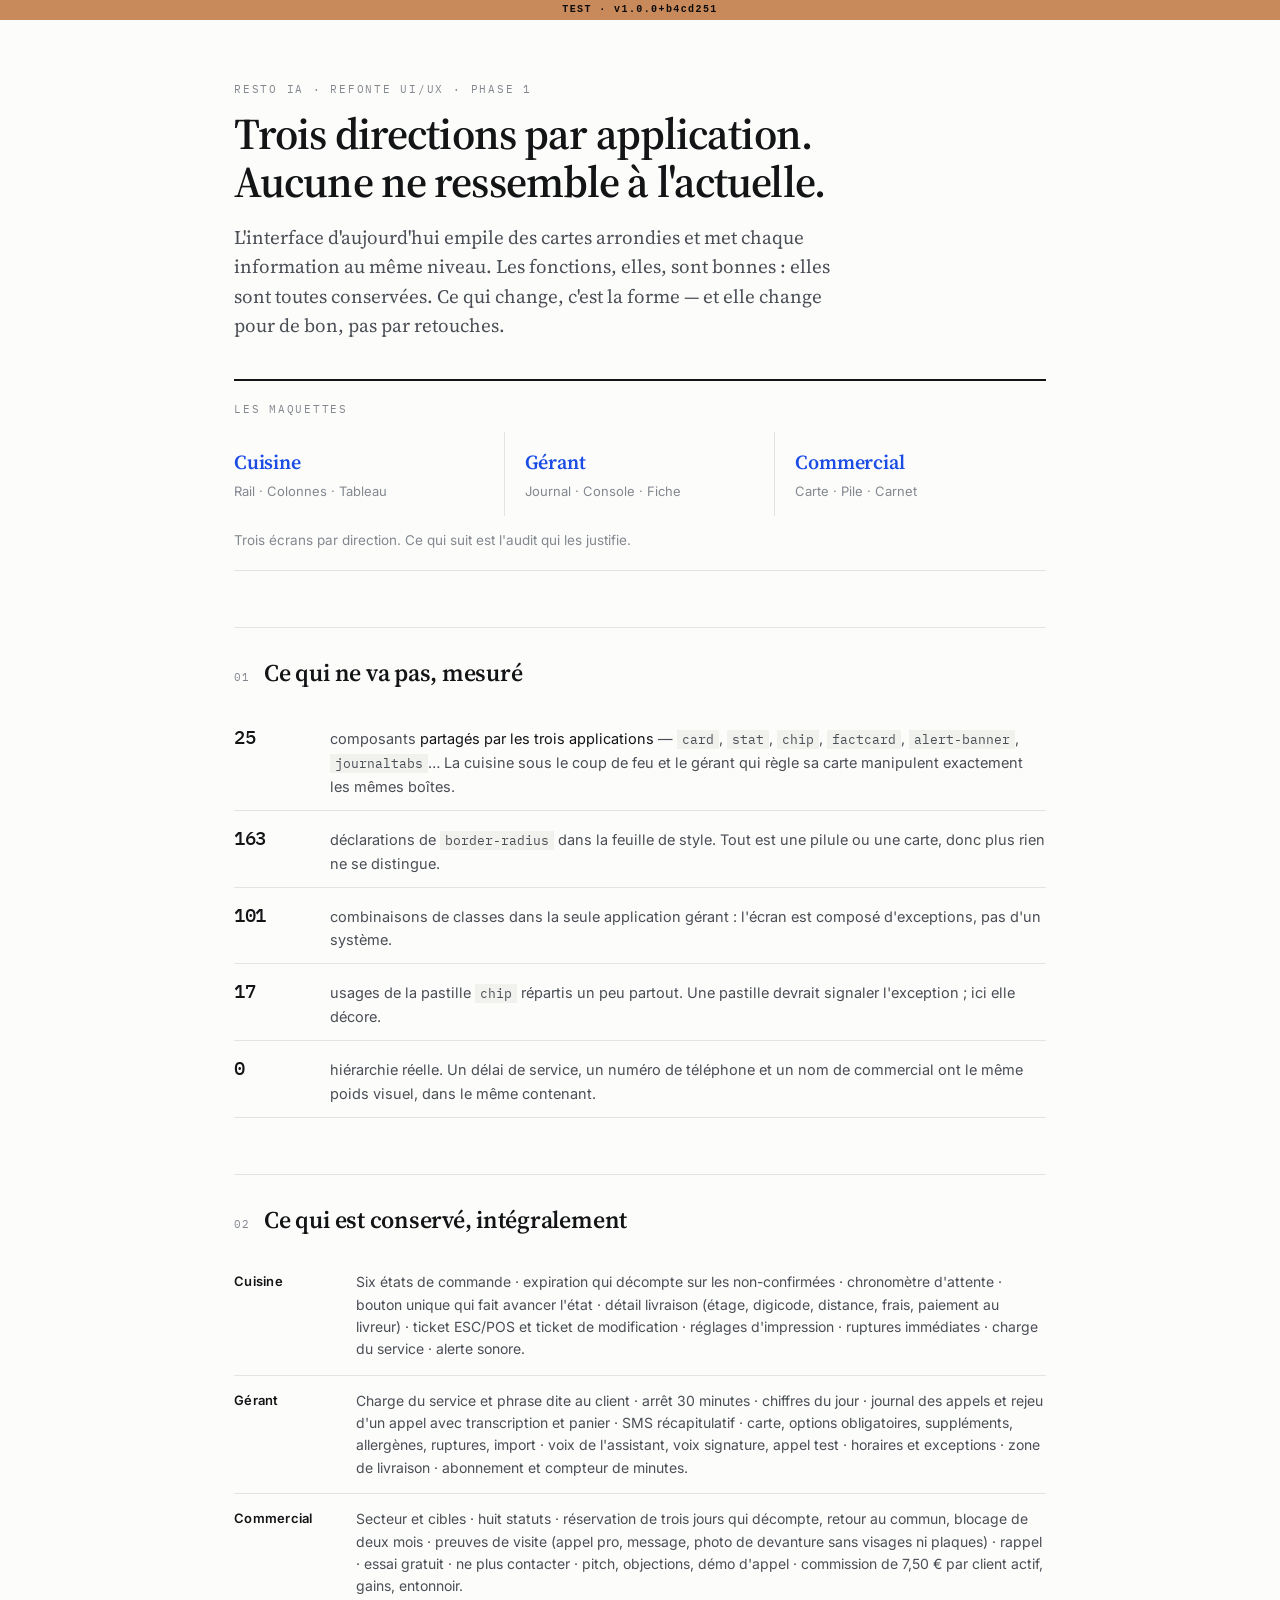
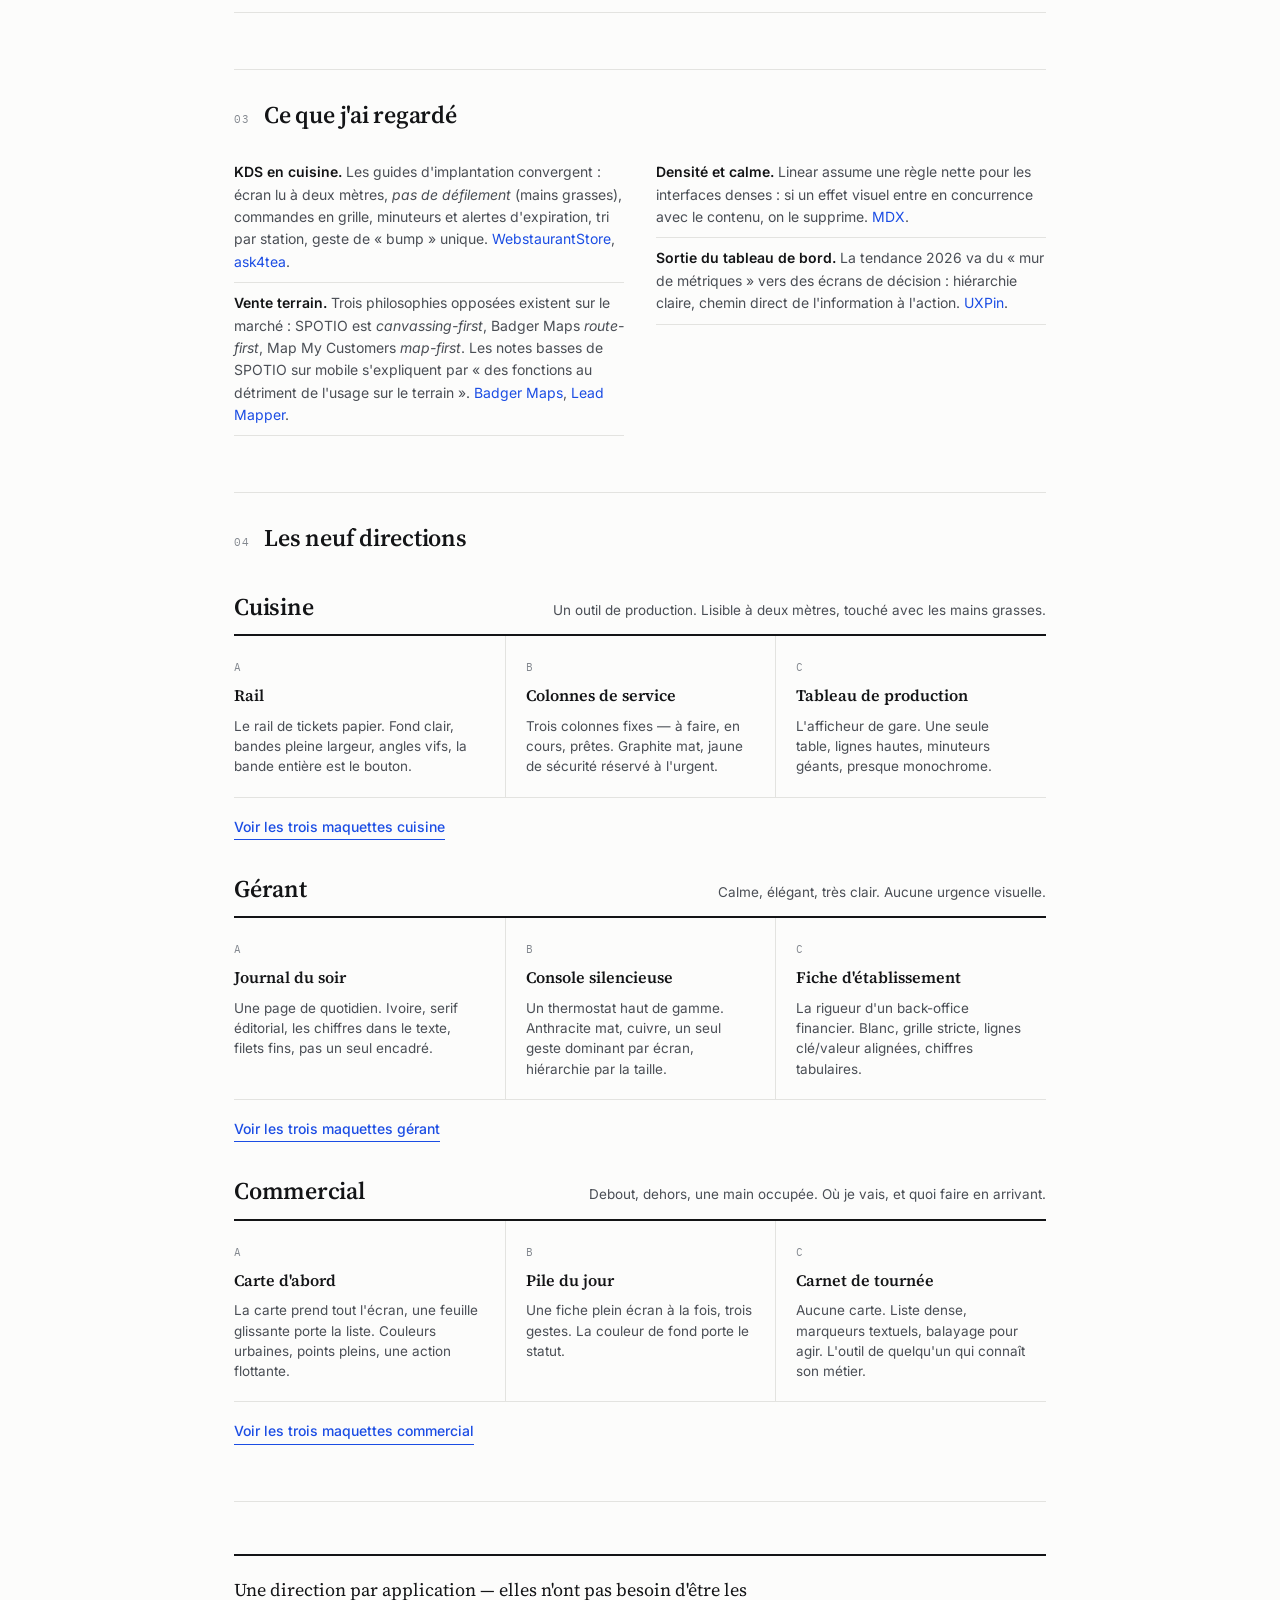
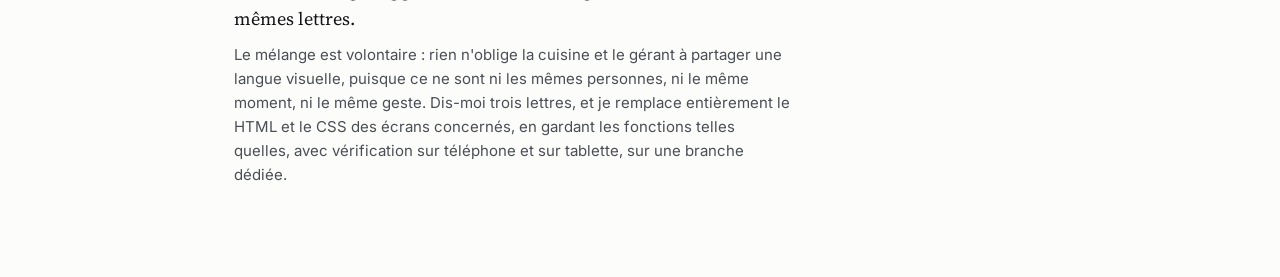
<file: directions/index.html>
<!doctype html>
<html lang="fr">
<head>
<meta charset="utf-8">
<title>Resto IA — refonte UI/UX, phase 1</title>
<meta name="viewport" content="width=device-width, initial-scale=1">
<meta name="color-scheme" content="light">
<link rel="preconnect" href="https://fonts.googleapis.com">
<link rel="preconnect" href="https://fonts.gstatic.com" crossorigin>
<link rel="stylesheet" href="https://fonts.googleapis.com/css2?family=Inter:wght@400;500;600&family=Source+Serif+4:ital,opsz,wght@0,8..60,400;0,8..60,600;1,8..60,400&family=IBM+Plex+Mono:wght@400;500&display=swap">
<style>
:root{
  --paper:#FCFCFB; --ink:#131416; --ink-2:#4A4E55; --ink-3:#83888F;
  --rule:#E3E3E0; --rule-strong:#C9C9C4;
  --accent:#1B4DE4; --bad:#B3261E; --ok:#1B6E4B;
  --serif:'Source Serif 4',Georgia,serif;
  --sans:'Inter',system-ui,sans-serif;
  --mono:'IBM Plex Mono',ui-monospace,monospace;
}
*{box-sizing:border-box}
body{
  margin:0;background:var(--paper);color:var(--ink);
  font-family:var(--sans);font-size:15px;line-height:1.6;
  -webkit-font-smoothing:antialiased;
}
.wrap{max-width:860px;margin:0 auto;padding:56px 24px 90px}
@media(max-width:600px){.wrap{padding:34px 18px 60px}}

.kicker{font-family:var(--mono);font-size:11px;letter-spacing:.16em;text-transform:uppercase;color:var(--ink-3)}
h1{font-family:var(--serif);font-size:clamp(30px,5vw,44px);line-height:1.1;font-weight:600;margin:10px 0 0;letter-spacing:-.02em}
.lede{font-family:var(--serif);font-size:19px;line-height:1.55;color:var(--ink-2);margin:16px 0 0;max-width:62ch}
h2{font-family:var(--serif);font-size:24px;font-weight:600;margin:0;letter-spacing:-.01em}
h3{font-size:15px;font-weight:600;margin:0}
p{margin:0}

section{margin-top:56px;border-top:1px solid var(--rule);padding-top:26px}
.sec-n{display:flex;align-items:baseline;gap:14px;margin-bottom:18px}
.sec-n .num{font-family:var(--mono);font-size:11px;color:var(--ink-3);letter-spacing:.1em}

/* constat : lignes de mesure, pas de tuiles */
.mesure{display:grid;gap:0;margin-top:6px}
.mesure > div{
  display:grid;grid-template-columns:78px minmax(0,1fr);gap:18px;align-items:baseline;
  padding:12px 0;border-bottom:1px solid var(--rule);
}
.mesure b{font-family:var(--mono);font-size:19px;font-weight:500;letter-spacing:-.02em;color:var(--ink)}
.mesure span{color:var(--ink-2);font-size:14.5px}
.mesure em{font-style:normal;color:var(--ink)}

/* conservé */
.garde{display:grid;gap:0;margin-top:4px}
.garde > div{padding:14px 0;border-bottom:1px solid var(--rule);display:grid;grid-template-columns:104px minmax(0,1fr);gap:18px}
.garde h3{font-size:13px;letter-spacing:.02em}
.garde p{font-size:14px;color:var(--ink-2)}

/* références */
.refs{columns:2;column-gap:32px;margin-top:4px}
@media(max-width:600px){.refs{columns:1}}
.refs p{break-inside:avoid;padding:9px 0;border-bottom:1px solid var(--rule);font-size:14px;color:var(--ink-2)}
.refs b{color:var(--ink);font-weight:600}
.refs a{color:var(--accent);text-decoration:none}
.refs a:hover{text-decoration:underline}

/* les neuf directions */
.app-bloc{margin-top:30px}
.app-titre{display:flex;align-items:baseline;justify-content:space-between;gap:16px;border-bottom:2px solid var(--ink);padding-bottom:8px}
.app-titre .but{font-size:13.5px;color:var(--ink-2)}
.dirs{display:grid;grid-template-columns:repeat(3,1fr);gap:0}
@media(max-width:640px){.dirs{grid-template-columns:1fr}}
.dir{padding:18px 20px 20px 0;border-bottom:1px solid var(--rule)}
.dir + .dir{border-left:1px solid var(--rule);padding-left:20px}
@media(max-width:640px){.dir + .dir{border-left:0;padding-left:0}}
.dir .lettre{font-family:var(--mono);font-size:11px;color:var(--ink-3);letter-spacing:.1em}
.dir h3{margin:5px 0 7px;font-size:16px;font-family:var(--serif);font-weight:600}
.dir p{font-size:13.5px;color:var(--ink-2);line-height:1.5}
.voir{
  display:inline-block;margin-top:18px;font-size:14px;font-weight:500;color:var(--accent);
  text-decoration:none;border-bottom:1px solid currentColor;padding-bottom:1px;
}

.decision{margin-top:26px;padding:20px 0 0;border-top:2px solid var(--ink)}
.decision p{max-width:62ch;color:var(--ink-2)}
.decision .q{font-family:var(--serif);font-size:18px;color:var(--ink);margin-bottom:10px}

.acces{margin-top:38px;border-top:2px solid var(--ink);border-bottom:1px solid var(--rule);padding:20px 0 18px}
.acces .kicker{display:block;margin-bottom:14px}
.acces-l{display:grid;grid-template-columns:repeat(3,1fr);gap:0}
@media(max-width:600px){.acces-l{grid-template-columns:1fr}}
.acces-l a{
  display:block;padding:14px 20px 14px 0;text-decoration:none;color:var(--ink);
  border-right:1px solid var(--rule);
}
.acces-l a:last-child{border-right:0}
@media(max-width:600px){
  .acces-l a{border-right:0;border-bottom:1px solid var(--rule);padding:13px 0}
  .acces-l a:last-child{border-bottom:0}
}
.acces-l a + a{padding-left:20px}
@media(max-width:600px){.acces-l a + a{padding-left:0}}
.acces-l b{display:block;font-family:var(--serif);font-size:20px;font-weight:600;color:var(--accent);letter-spacing:-.01em}
.acces-l a:hover b{text-decoration:underline}
.acces-l span{display:block;font-size:13px;color:var(--ink-3);margin-top:3px}
.acces-n{margin-top:14px;font-size:13.5px;color:var(--ink-3)}
code{font-family:var(--mono);font-size:.9em;background:#F1F1EE;padding:1px 5px}
</style>
<meta name="robots" content="noindex, nofollow"><style>.envb{position:fixed;top:0;left:0;right:0;z-index:99999;height:20px;display:flex;align-items:center;justify-content:center;gap:8px;background:#C98A5B;color:#0B0B0C;font:600 10px/1 ui-monospace,SFMono-Regular,Menlo,monospace;letter-spacing:.14em;pointer-events:none}body{padding-top:20px!important} print{.envb{display:none}}</style></head>
<body><div class="envb">TEST · v1.0.0+b4cd251</div>
<div class="wrap">

  <span class="kicker">Resto IA · refonte UI/UX · phase 1</span>
  <h1>Trois directions par application.<br>Aucune ne ressemble à l'actuelle.</h1>
  <p class="lede">L'interface d'aujourd'hui empile des cartes arrondies et met chaque information au même niveau. Les fonctions, elles, sont bonnes : elles sont toutes conservées. Ce qui change, c'est la forme — et elle change pour de bon, pas par retouches.</p>


  <div class="acces">
    <span class="kicker">Les maquettes</span>
    <div class="acces-l">
      <a href="cuisine.html"><b>Cuisine</b><span>Rail · Colonnes · Tableau</span></a>
      <a href="gerant.html"><b>Gérant</b><span>Journal · Console · Fiche</span></a>
      <a href="commercial.html"><b>Commercial</b><span>Carte · Pile · Carnet</span></a>
    </div>
    <p class="acces-n">Trois écrans par direction. Ce qui suit est l'audit qui les justifie.</p>
  </div>

  <!-- ------------------------------------------------------------- -->
  <section>
    <div class="sec-n"><span class="num">01</span><h2>Ce qui ne va pas, mesuré</h2></div>
    <div class="mesure">
      <div><b>25</b><span>composants <em>partagés par les trois applications</em> — <code>card</code>, <code>stat</code>, <code>chip</code>, <code>factcard</code>, <code>alert-banner</code>, <code>journaltabs</code>… La cuisine sous le coup de feu et le gérant qui règle sa carte manipulent exactement les mêmes boîtes.</span></div>
      <div><b>163</b><span>déclarations de <code>border-radius</code> dans la feuille de style. Tout est une pilule ou une carte, donc plus rien ne se distingue.</span></div>
      <div><b>101</b><span>combinaisons de classes dans la seule application gérant : l'écran est composé d'exceptions, pas d'un système.</span></div>
      <div><b>17</b><span>usages de la pastille <code>chip</code> répartis un peu partout. Une pastille devrait signaler l'exception&nbsp;; ici elle décore.</span></div>
      <div><b>0</b><span>hiérarchie réelle. Un délai de service, un numéro de téléphone et un nom de commercial ont le même poids visuel, dans le même contenant.</span></div>
    </div>
  </section>

  <!-- ------------------------------------------------------------- -->
  <section>
    <div class="sec-n"><span class="num">02</span><h2>Ce qui est conservé, intégralement</h2></div>
    <div class="garde">
      <div>
        <h3>Cuisine</h3>
        <p>Six états de commande · expiration qui décompte sur les non-confirmées · chronomètre d'attente · bouton unique qui fait avancer l'état · détail livraison (étage, digicode, distance, frais, paiement au livreur) · ticket ESC/POS et ticket de modification · réglages d'impression · ruptures immédiates · charge du service · alerte sonore.</p>
      </div>
      <div>
        <h3>Gérant</h3>
        <p>Charge du service et phrase dite au client · arrêt 30 minutes · chiffres du jour · journal des appels et rejeu d'un appel avec transcription et panier · SMS récapitulatif · carte, options obligatoires, suppléments, allergènes, ruptures, import · voix de l'assistant, voix signature, appel test · horaires et exceptions · zone de livraison · abonnement et compteur de minutes.</p>
      </div>
      <div>
        <h3>Commercial</h3>
        <p>Secteur et cibles · huit statuts · réservation de trois jours qui décompte, retour au commun, blocage de deux mois · preuves de visite (appel pro, message, photo de devanture sans visages ni plaques) · rappel · essai gratuit · ne plus contacter · pitch, objections, démo d'appel · commission de 7,50 € par client actif, gains, entonnoir.</p>
      </div>
    </div>
  </section>

  <!-- ------------------------------------------------------------- -->
  <section>
    <div class="sec-n"><span class="num">03</span><h2>Ce que j'ai regardé</h2></div>
    <div class="refs">
      <p><b>KDS en cuisine.</b> Les guides d'implantation convergent : écran lu à deux mètres, <em>pas de défilement</em> (mains grasses), commandes en grille, minuteurs et alertes d'expiration, tri par station, geste de « bump » unique. <a href="https://www.webstaurantstore.com/article/1002/kitchen-display-systems.html">WebstaurantStore</a>, <a href="https://ask4tea.com/insights/kitchen-display-system-best-practices">ask4tea</a>.</p>
      <p><b>Vente terrain.</b> Trois philosophies opposées existent sur le marché : SPOTIO est <em>canvassing-first</em>, Badger Maps <em>route-first</em>, Map My Customers <em>map-first</em>. Les notes basses de SPOTIO sur mobile s'expliquent par « des fonctions au détriment de l'usage sur le terrain ». <a href="https://www.badgermapping.com/compare/spotio-vs-badger-maps/">Badger Maps</a>, <a href="https://lead-mapper.com/blog/best-field-sales-software">Lead Mapper</a>.</p>
      <p><b>Densité et calme.</b> Linear assume une règle nette pour les interfaces denses : si un effet visuel entre en concurrence avec le contenu, on le supprime. <a href="https://mdx.so/blog/ui-ux-design-trends-2026-whats-actually-changing">MDX</a>.</p>
      <p><b>Sortie du tableau de bord.</b> La tendance 2026 va du « mur de métriques » vers des écrans de décision : hiérarchie claire, chemin direct de l'information à l'action. <a href="https://www.uxpin.com/studio/blog/ui-ux-design-trends/">UXPin</a>.</p>
    </div>
  </section>

  <!-- ------------------------------------------------------------- -->
  <section>
    <div class="sec-n"><span class="num">04</span><h2>Les neuf directions</h2></div>

    <div class="app-bloc">
      <div class="app-titre"><h2>Cuisine</h2><span class="but">Un outil de production. Lisible à deux mètres, touché avec les mains grasses.</span></div>
      <div class="dirs">
        <div class="dir"><span class="lettre">A</span><h3>Rail</h3><p>Le rail de tickets papier. Fond clair, bandes pleine largeur, angles vifs, la bande entière est le bouton.</p></div>
        <div class="dir"><span class="lettre">B</span><h3>Colonnes de service</h3><p>Trois colonnes fixes — à faire, en cours, prêtes. Graphite mat, jaune de sécurité réservé à l'urgent.</p></div>
        <div class="dir"><span class="lettre">C</span><h3>Tableau de production</h3><p>L'afficheur de gare. Une seule table, lignes hautes, minuteurs géants, presque monochrome.</p></div>
      </div>
      <a class="voir" href="cuisine.html">Voir les trois maquettes cuisine</a>
    </div>

    <div class="app-bloc">
      <div class="app-titre"><h2>Gérant</h2><span class="but">Calme, élégant, très clair. Aucune urgence visuelle.</span></div>
      <div class="dirs">
        <div class="dir"><span class="lettre">A</span><h3>Journal du soir</h3><p>Une page de quotidien. Ivoire, serif éditorial, les chiffres dans le texte, filets fins, pas un seul encadré.</p></div>
        <div class="dir"><span class="lettre">B</span><h3>Console silencieuse</h3><p>Un thermostat haut de gamme. Anthracite mat, cuivre, un seul geste dominant par écran, hiérarchie par la taille.</p></div>
        <div class="dir"><span class="lettre">C</span><h3>Fiche d'établissement</h3><p>La rigueur d'un back-office financier. Blanc, grille stricte, lignes clé/valeur alignées, chiffres tabulaires.</p></div>
      </div>
      <a class="voir" href="gerant.html">Voir les trois maquettes gérant</a>
    </div>

    <div class="app-bloc">
      <div class="app-titre"><h2>Commercial</h2><span class="but">Debout, dehors, une main occupée. Où je vais, et quoi faire en arrivant.</span></div>
      <div class="dirs">
        <div class="dir"><span class="lettre">A</span><h3>Carte d'abord</h3><p>La carte prend tout l'écran, une feuille glissante porte la liste. Couleurs urbaines, points pleins, une action flottante.</p></div>
        <div class="dir"><span class="lettre">B</span><h3>Pile du jour</h3><p>Une fiche plein écran à la fois, trois gestes. La couleur de fond porte le statut.</p></div>
        <div class="dir"><span class="lettre">C</span><h3>Carnet de tournée</h3><p>Aucune carte. Liste dense, marqueurs textuels, balayage pour agir. L'outil de quelqu'un qui connaît son métier.</p></div>
      </div>
      <a class="voir" href="commercial.html">Voir les trois maquettes commercial</a>
    </div>
  </section>

  <!-- ------------------------------------------------------------- -->
  <section>
    <div class="decision">
      <p class="q">Une direction par application — elles n'ont pas besoin d'être les mêmes lettres.</p>
      <p>Le mélange est volontaire : rien n'oblige la cuisine et le gérant à partager une langue visuelle, puisque ce ne sont ni les mêmes personnes, ni le même moment, ni le même geste. Dis-moi trois lettres, et je remplace entièrement le HTML et le CSS des écrans concernés, en gardant les fonctions telles quelles, avec vérification sur téléphone et sur tablette, sur une branche dédiée.</p>
    </div>
  </section>

</div>
</body>
</html>
</file>
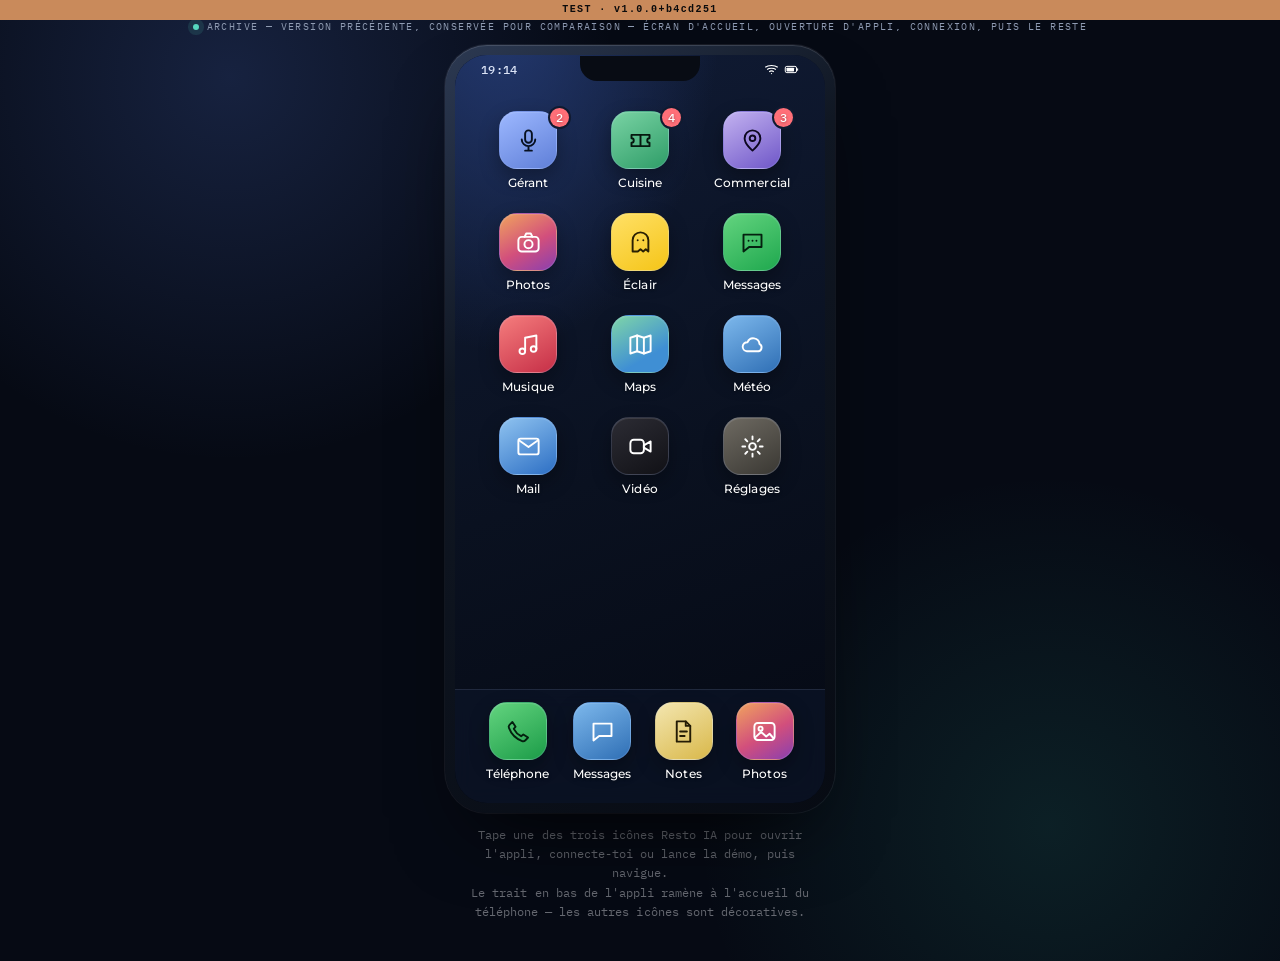
<file: v1/index.html>
<!doctype html>
<html lang="fr">
<head>
<meta charset="utf-8">
<title>Resto IA — version précédente (archive)</title>
<meta name="viewport" content="width=device-width, initial-scale=1, viewport-fit=cover">
<meta name="theme-color" content="#0A1020">
<meta name="mobile-web-app-capable" content="yes">
<meta name="apple-mobile-web-app-capable" content="yes">
<meta name="apple-mobile-web-app-status-bar-style" content="black-translucent">
<meta name="apple-mobile-web-app-title" content="Resto IA">
<link rel="preconnect" href="https://fonts.googleapis.com">
<link rel="preconnect" href="https://fonts.gstatic.com" crossorigin>
<link rel="stylesheet" href="https://fonts.googleapis.com/css2?family=Playfair+Display:ital,wght@0,500;0,600;1,500&family=Montserrat:wght@300;400;500;600&family=IBM+Plex+Mono:wght@400;500&family=Petit+Formal+Script&display=swap">
<link rel="stylesheet" href="src/theme.css?v=1.0.0-b4cd251">
<link rel="stylesheet" href="src/skin.css?v=1.0.0-b4cd251">
<link rel="icon" href="data:image/svg+xml,<svg xmlns='http://www.w3.org/2000/svg' viewBox='0 0 32 32'><rect width='32' height='32' rx='8' fill='%230a1020'/><path d='M11 9 9 11c-.6.6-.7 1.5-.4 2.2a16 16 0 0 0 9.4 9.4c.7.3 1.6.2 2.2-.4l2-2-3.3-2.2-1.6 1.2a12 12 0 0 1-5.2-5.2l1.3-1.6z' fill='none' stroke='%237ea2ff' stroke-width='1.6'/></svg>">
<meta name="robots" content="noindex, nofollow"><style>.envb{position:fixed;top:0;left:0;right:0;z-index:99999;height:20px;display:flex;align-items:center;justify-content:center;gap:8px;background:#C98A5B;color:#0B0B0C;font:600 10px/1 ui-monospace,SFMono-Regular,Menlo,monospace;letter-spacing:.14em;pointer-events:none}body{padding-top:20px!important} print{.envb{display:none}}</style></head>
<body><div class="envb">TEST · v1.0.0+b4cd251</div>

<div class="caption"><span class="dot"></span> archive — version précédente, conservée pour comparaison — écran d'accueil, ouverture d'appli, connexion, puis le reste</div>

<div class="device">
  <div class="notch"></div>
  <div class="viewport" id="viewport">
    <div class="home" id="home">
      <div class="statusbar"><span class="time" data-clock></span>
        <span class="icons">
          <svg viewBox="0 0 24 24" fill="none" stroke="#fff" stroke-width="1.8"><path d="M2 8.5c5-4 15-4 20 0M5 12c3.5-2.7 10.5-2.7 14 0M8.3 15.5c2-1.4 5.4-1.4 7.4 0"/><circle cx="12" cy="18.5" r="1" fill="#fff" stroke="none"/></svg>
          <svg viewBox="0 0 24 24" fill="#fff" stroke="none"><rect x="2" y="7" width="18" height="10" rx="2.5" stroke="#fff" stroke-width="1.6" fill="none"/><rect x="4" y="9" width="12" height="6" rx="1"/><rect x="21" y="10" width="1.6" height="4" rx="0.8"/></svg>
        </span>
      </div>
      <div class="iconsgrid" id="iconsgrid"></div>
      <div class="dock" id="dock"></div>
    </div>
    <div class="screen" id="appwrap">
      <div class="statusbar"><span class="time" data-clock></span>
        <span class="icons">
          <svg viewBox="0 0 24 24" fill="none" stroke="currentColor" stroke-width="1.8"><path d="M2 8.5c5-4 15-4 20 0M5 12c3.5-2.7 10.5-2.7 14 0M8.3 15.5c2-1.4 5.4-1.4 7.4 0"/><circle cx="12" cy="18.5" r="1" fill="currentColor" stroke="none"/></svg>
          <svg viewBox="0 0 24 24" fill="currentColor" stroke="none"><rect x="2" y="7" width="18" height="10" rx="2.5" stroke="currentColor" stroke-width="1.6" fill="none"/><rect x="4" y="9" width="12" height="6" rx="1"/><rect x="21" y="10" width="1.6" height="4" rx="0.8"/></svg>
        </span>
      </div>
      <div class="content" id="content"></div>
      <button class="histBtn" id="histBtn" hidden aria-label="Historique"><svg viewBox="0 0 24 24" fill="none" stroke-width="1.8"><rect x="3" y="4" width="18" height="16" rx="3"/><path d="M9 4v16"/></svg></button>
      <div class="actionbar" id="actionbar" hidden></div>
      <div class="navbar" id="navbar" hidden></div>
      <button class="homeind" id="homeind" aria-label="Retour à l'accueil du téléphone"></button>
    </div>
    <div class="toast" id="toast"></div>
  </div>
</div>

<footer>Tape une des trois icônes Resto IA pour ouvrir l'appli, connecte-toi ou lance la démo, puis navigue.<br>Le trait en bas de l'appli ramène à l'accueil du téléphone — les autres icônes sont décoratives.</footer>

<script src="src/data.js?v=1.0.0-b4cd251"></script>
<script src="src/app.js?v=1.0.0-b4cd251"></script>
<script src="src/app-gerant.js?v=1.0.0-b4cd251"></script>
<script src="src/app-cuisine.js?v=1.0.0-b4cd251"></script>
<script src="src/app-commercial.js?v=1.0.0-b4cd251"></script>
<script>RIA.boot();</script>
</body>
</html>
</file>
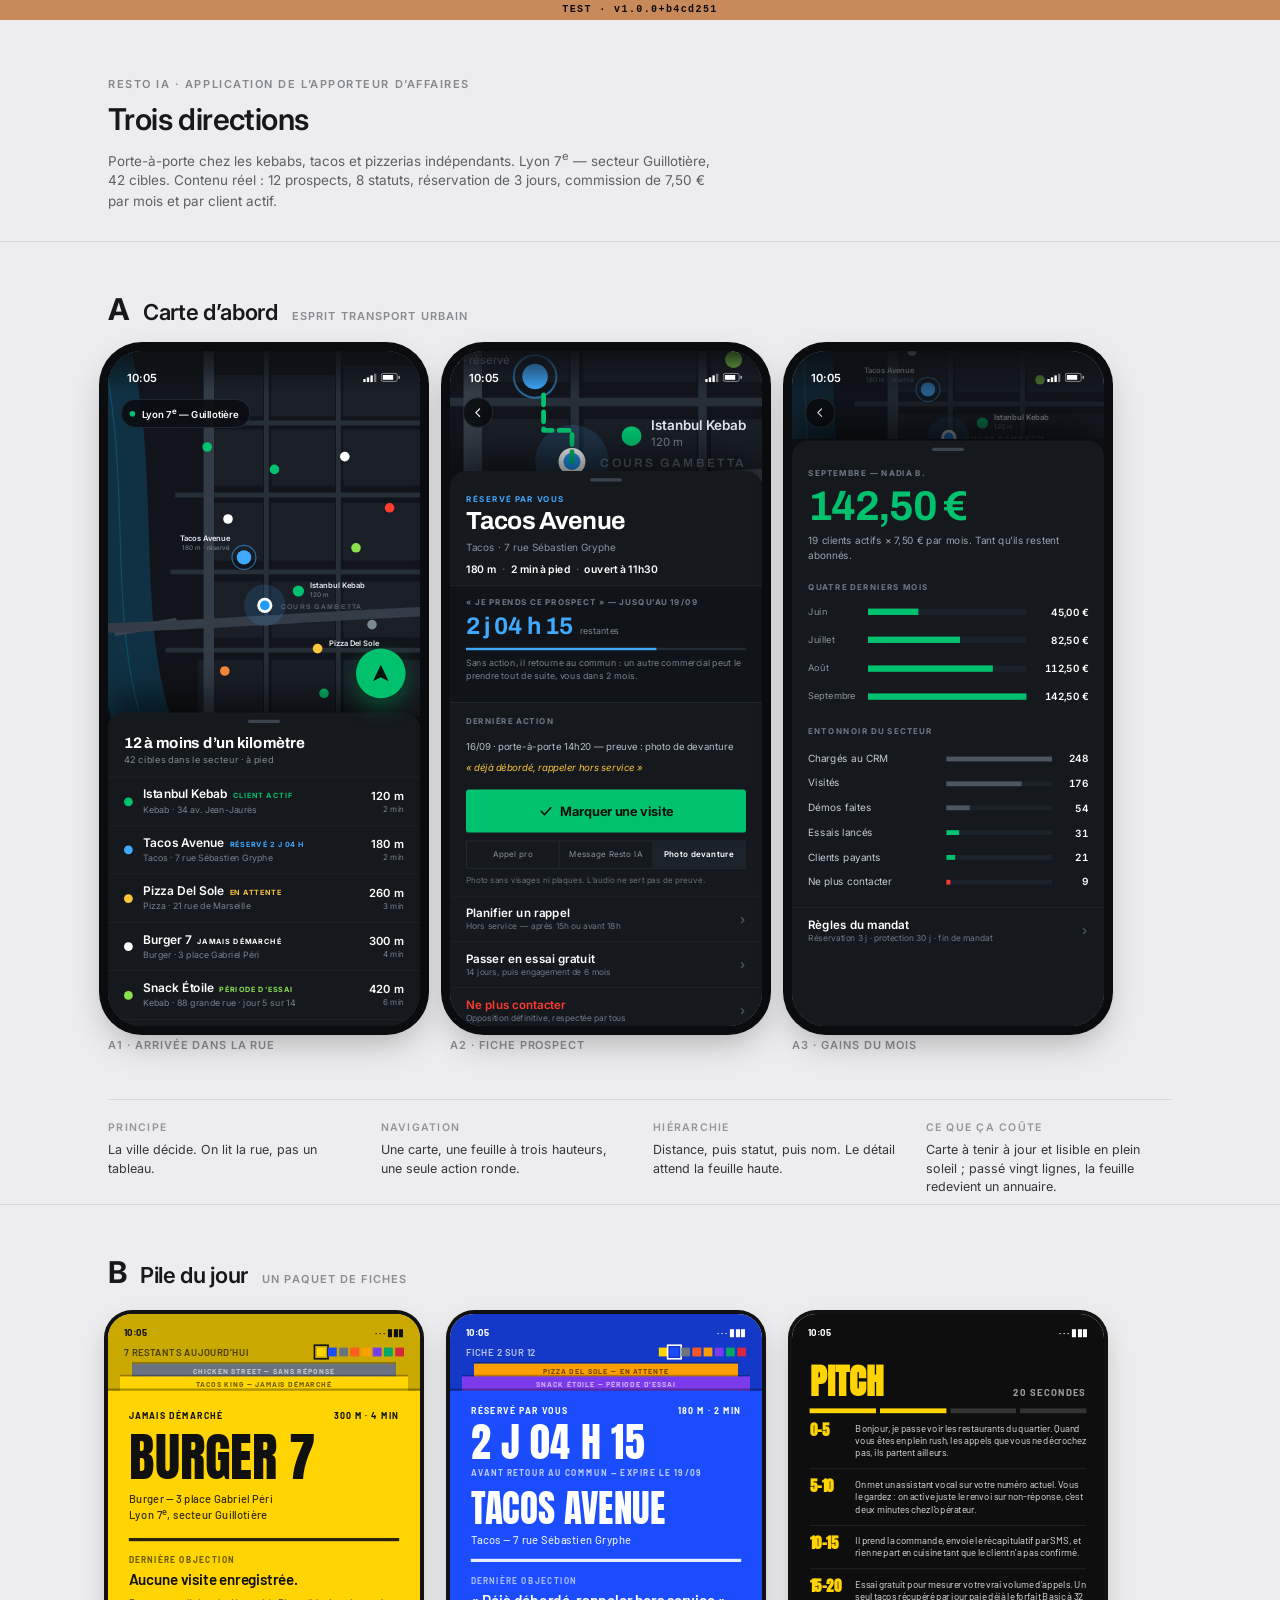
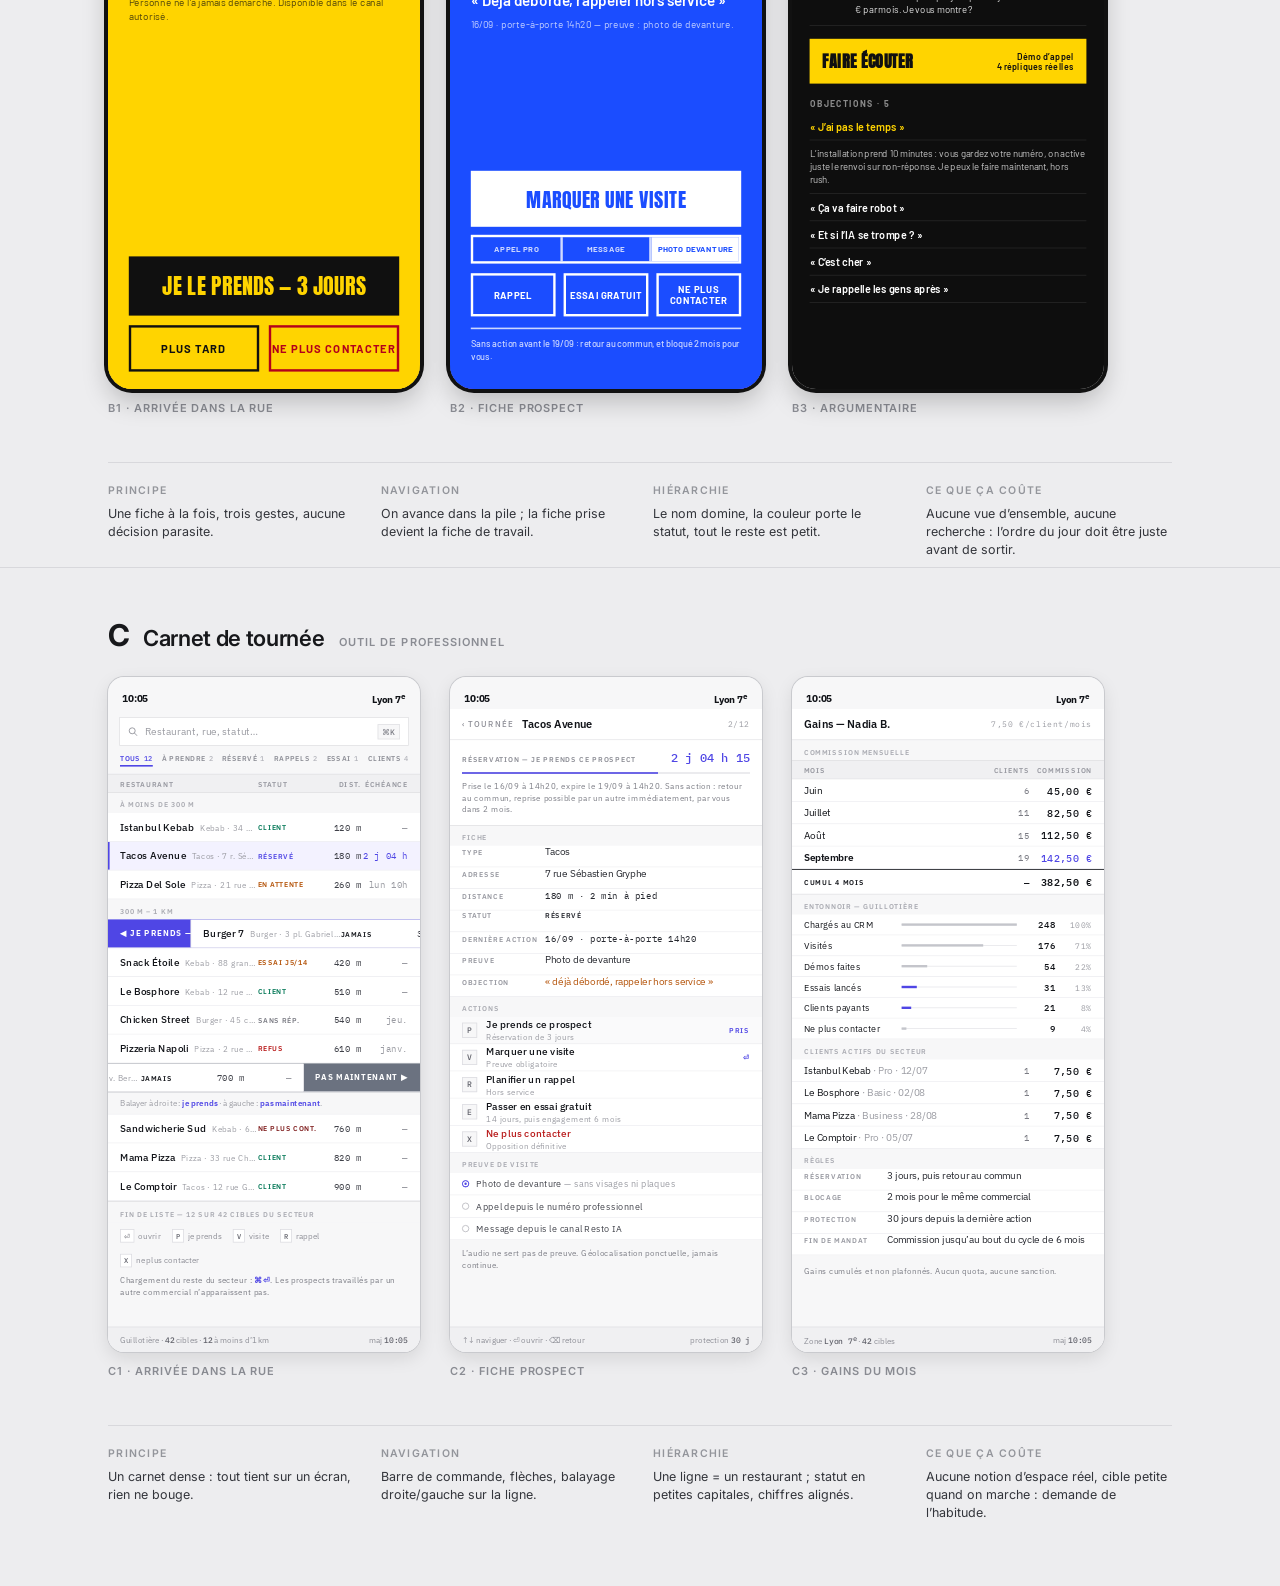
<file: directions/commercial.html>
<!DOCTYPE html>
<html lang="fr">
<head>
<meta charset="utf-8">
<meta name="viewport" content="width=device-width, initial-scale=1">
<title>Resto IA — Application commercial · trois directions</title>
<link rel="preconnect" href="https://fonts.googleapis.com">
<link rel="preconnect" href="https://fonts.gstatic.com" crossorigin>
<link href="https://fonts.googleapis.com/css2?family=Anton&family=Archivo:wght@500;600;700&family=Barlow:wght@400;500;600;700&family=IBM+Plex+Mono:wght@400;500;600&family=IBM+Plex+Sans:wght@400;500;600;700&family=Inter:wght@400;500;600;700&display=swap" rel="stylesheet">
<style>
/* =====================================================================
   PLANCHE — chrome sobre. Ne doit rien voler aux maquettes.
   ===================================================================== */
*{box-sizing:border-box}
html,body{margin:0;padding:0}
body{
  background:#EDEDEF;color:#17181B;
  font:400 14px/1.5 Inter,system-ui,sans-serif;
  -webkit-font-smoothing:antialiased;
}
.wrap{max-width:1120px;margin:0 auto;padding:0 28px}

.board{padding:56px 0 30px;border-bottom:1px solid #D8D8DC}
.kicker{margin:0 0 10px;font-size:11px;letter-spacing:.14em;text-transform:uppercase;color:#85878E;font-weight:600}
.board h1{margin:0;font:600 30px/1.1 Inter,sans-serif;letter-spacing:-.02em}
.board .sub{margin:12px 0 0;max-width:620px;color:#5D6068;font-size:13.5px}

.dir{padding:52px 0 8px;border-bottom:1px solid #D8D8DC}
.dir:last-of-type{border-bottom:0;padding-bottom:64px}
.dirhead{display:flex;align-items:baseline;gap:14px;flex-wrap:wrap;margin-bottom:26px}
.letter{font:700 30px/1 Inter,sans-serif;letter-spacing:-.03em;color:#17181B}
.dirhead h2{margin:0;font:600 22px/1.15 Inter,sans-serif;letter-spacing:-.015em}
.tag{font-size:11px;letter-spacing:.1em;text-transform:uppercase;color:#8A8C93;font-weight:600}

.stage{display:flex;flex-wrap:wrap;gap:30px;align-items:flex-start}
.shot{--s:.80}
.fr{width:calc(390px * var(--s));height:calc(844px * var(--s));position:relative;overflow:hidden}
.screen{width:390px;height:844px;position:relative;overflow:hidden;
  transform:scale(var(--s));transform-origin:0 0}
.cap{margin-top:11px;font-size:11px;letter-spacing:.08em;text-transform:uppercase;color:#8A8C93;font-weight:600}

/* châssis, skinnés différemment par direction */
.dA .fr{border-radius:34px;box-shadow:0 0 0 9px #0A0C0F,0 14px 34px rgba(0,0,0,.30)}
.dA .screen{border-radius:26px}
.dB .fr{border-radius:24px;box-shadow:0 0 0 4px #111111,0 12px 26px rgba(0,0,0,.22)}
.dB .screen{border-radius:20px}
.dC .fr{border-radius:16px;box-shadow:0 0 0 1px #C9CACE,0 6px 18px rgba(0,0,0,.10)}
.dC .screen{border-radius:15px}

.notes{display:grid;grid-template-columns:repeat(4,1fr);gap:0 26px;margin:34px 0 0;padding:20px 0 0;border-top:1px solid #D8D8DC}
.notes>div{min-width:0}
.notes dt{font-size:10.5px;letter-spacing:.12em;text-transform:uppercase;color:#93959B;font-weight:600;margin-bottom:6px}
.notes dd{margin:0;font-size:12.5px;line-height:1.45;color:#33353B}

@media(max-width:1140px){.shot{--s:.68}}
@media(max-width:980px){.shot{--s:.56}.notes{grid-template-columns:repeat(2,1fr);gap:18px 26px}}
@media(max-width:840px){.shot{--s:.70}.stage{gap:24px}}
@media(max-width:700px){.shot{--s:.58}}
@media(max-width:560px){.wrap{padding:0 18px}.shot{--s:.80}.notes{grid-template-columns:1fr}}
@media(max-width:430px){.shot{--s:.74}}

/* =====================================================================
   DIRECTION A — « CARTE D’ABORD »
   Asphalte, blanc, vert signalétique, rouge d’opposition.
   ===================================================================== */
.aScr{background:#11141A;font-family:Inter,sans-serif;color:#fff}
.aMap{position:absolute;inset:0}
.aMap svg{display:block}

.aStat{position:absolute;top:0;left:0;right:0;height:52px;display:flex;align-items:center;
  justify-content:space-between;padding:14px 24px 0;z-index:6;
  background:linear-gradient(#0B0D11cc,#0B0D1100)}
.aStat b{font:600 14px Inter,sans-serif;letter-spacing:.01em}
.aStat .sg{display:flex;gap:5px;align-items:center}
.aZone{position:absolute;top:60px;left:16px;z-index:6;display:flex;align-items:center;gap:8px;
  background:#0B0D11e6;border:1px solid #2A313A;padding:8px 13px 8px 10px;border-radius:999px}
.aZone i{width:7px;height:7px;border-radius:50%;background:#00C26E;display:block}
.aZone span{font:600 12px Inter,sans-serif;letter-spacing:.01em}
.aBack{position:absolute;top:58px;left:16px;z-index:7;width:38px;height:38px;border-radius:50%;
  background:#0B0D11e6;border:1px solid #2A313A;display:flex;align-items:center;justify-content:center}

.aFab{position:absolute;right:18px;width:62px;height:62px;border-radius:50%;background:#00C26E;
  z-index:8;display:flex;align-items:center;justify-content:center;
  box-shadow:0 10px 26px rgba(0,194,110,.38),0 2px 6px rgba(0,0,0,.5)}

.aSheet{position:absolute;left:0;right:0;bottom:0;background:#15181D;
  border-radius:20px 20px 0 0;box-shadow:0 -20px 46px rgba(0,0,0,.6);overflow:hidden;z-index:7}
.aGrab{width:40px;height:4px;border-radius:3px;background:#3B434E;margin:9px auto 0}
.aHd{padding:14px 20px 12px}
.aHd h3{margin:0;font:700 19px Archivo,Inter,sans-serif;letter-spacing:-.01em}
.aHd p{margin:3px 0 0;font-size:11.5px;color:#7F8894;letter-spacing:.02em}

.aRow{display:flex;align-items:center;gap:13px;padding:11px 20px;border-top:1px solid #1E232A}
.aDot{width:11px;height:11px;border-radius:50%;flex:none}
.aRow .n{flex:1;min-width:0}
.aRow .n b{display:block;font:600 15px Inter,sans-serif;letter-spacing:-.01em;white-space:nowrap;overflow:hidden;text-overflow:ellipsis}
.aRow .n em{font-style:normal;font-size:9px;letter-spacing:.11em;text-transform:uppercase;font-weight:700;margin-left:7px}
.aRow .n span{display:block;font-size:11px;color:#79828E;margin-top:2px;white-space:nowrap;overflow:hidden;text-overflow:ellipsis}
.aRow .d{text-align:right;flex:none}
.aRow .d b{display:block;font:600 14px Inter,sans-serif}
.aRow .d span{display:block;font-size:10px;color:#79828E;margin-top:1px}

.s-jamais{color:#FFFFFF}   .bg-jamais{background:#FFFFFF}
.s-reserve{color:#3FA9FF}  .bg-reserve{background:#3FA9FF}
.s-sansrep{color:#7C8794}  .bg-sansrep{background:#7C8794}
.s-refus{color:#FF8A3D}    .bg-refus{background:#FF8A3D}
.s-attente{color:#FFC53D}  .bg-attente{background:#FFC53D}
.s-essai{color:#8BE04E}    .bg-essai{background:#8BE04E}
.s-client{color:#00C26E}   .bg-client{background:#00C26E}
.s-stop{color:#FF3B30}     .bg-stop{background:#FF3B30}

.aTitle{padding:16px 20px 0}
.aTitle .st{font:700 10px Inter,sans-serif;letter-spacing:.16em;text-transform:uppercase}
.aTitle h2{margin:7px 0 0;font:700 31px/1.02 Archivo,Inter,sans-serif;letter-spacing:-.025em}
.aTitle p{margin:7px 0 0;font-size:12.5px;color:#8B939E}
.aTitle .km{margin:9px 0 0;font:600 13px Inter,sans-serif;color:#fff}
.aTitle .km i{font-style:normal;color:#5E6773;margin:0 7px}

.aResa{margin-top:13px;padding:13px 20px 14px;background:#101318;
  border-top:1px solid #222831;border-bottom:1px solid #222831}
.aResa .lb{font-size:10px;letter-spacing:.12em;text-transform:uppercase;color:#6F7987;font-weight:700}
.aResa .cd{margin-top:6px;display:flex;align-items:baseline;gap:9px}
.aResa .cd b{font:700 30px Archivo,Inter,sans-serif;letter-spacing:-.02em;color:#3FA9FF}
.aResa .cd span{font-size:11px;color:#7C8593}
.aBar{height:3px;background:#222A33;margin-top:11px}
.aBar i{display:block;height:3px;background:#3FA9FF;width:68%}
.aResa .ft{margin-top:9px;font-size:11px;line-height:1.4;color:#79828E}

.aLog{padding:11px 20px 2px}
.aLog .lb{font-size:10px;letter-spacing:.12em;text-transform:uppercase;color:#6F7987;font-weight:700;margin-bottom:8px}
.aLog div{display:flex;gap:10px;font-size:12px;color:#B7BEC7;padding:4px 0}
.aLog div em{font-style:normal;color:#6B7480}
.aLog .q{color:#FFC53D;font-style:italic}

.aAct{padding:12px 20px 0}
.aCta{height:54px;background:#00C26E;color:#08130D;border-radius:4px;display:flex;align-items:center;
  justify-content:center;gap:9px;font:700 16px Inter,sans-serif;letter-spacing:-.01em}
.aProof{display:flex;gap:0;margin-top:10px;border:1px solid #262D36}
.aProof span{flex:1;text-align:center;padding:9px 2px;font-size:10px;letter-spacing:.04em;color:#8A929D;
  border-right:1px solid #262D36}
.aProof span:last-child{border-right:0}
.aProof span.on{background:#1C222A;color:#fff;font-weight:600}
.aNote{margin-top:7px;font-size:10px;color:#69727E;letter-spacing:.01em}

.aLink{display:flex;align-items:center;justify-content:space-between;padding:12px 20px;
  border-top:1px solid #1E232A;font:600 14.5px Inter,sans-serif}
.aLink small{display:block;font-weight:400;font-size:10.5px;color:#6F7987;margin-top:2px}
.aLink.dng{color:#FF3B30}
.aChev{color:#4C5663;font-size:16px}

.aBig{padding:20px 20px 4px}
.aBig .lb{font-size:10px;letter-spacing:.14em;text-transform:uppercase;color:#6F7987;font-weight:700}
.aBig .v{font:700 52px/1 Archivo,Inter,sans-serif;letter-spacing:-.035em;margin-top:8px;color:#00C26E}
.aBig .u{margin-top:8px;font-size:12.5px;color:#9AA2AD}
.aMonth{display:flex;align-items:center;gap:11px;padding:9px 20px}
.aMonth .m{width:64px;font-size:11.5px;color:#8B939E}
.aMonth .t{flex:1;height:8px;background:#1C222A}
.aMonth .t i{display:block;height:8px;background:#00C26E}
.aMonth .v{width:66px;text-align:right;font:600 12.5px Inter,sans-serif;font-variant-numeric:tabular-nums}
.aSec{padding:18px 20px 6px;font-size:10px;letter-spacing:.14em;text-transform:uppercase;color:#6F7987;font-weight:700}
.aFun{padding:6px 20px}
.aFun div{display:flex;align-items:center;gap:11px;padding:6px 0}
.aFun .f{flex:1;font-size:12.5px;color:#C4CBD4}
.aFun .t{width:132px;height:6px;background:#1C222A}
.aFun .t i{display:block;height:6px;background:#4C5663}
.aFun .t i.g{background:#00C26E}
.aFun .t i.r{background:#FF3B30}
.aFun .n{width:34px;text-align:right;font:600 12.5px Inter,sans-serif;font-variant-numeric:tabular-nums}

/* =====================================================================
   DIRECTION B — « PILE DU JOUR »
   Aplats pleins, display large, trois gestes.
   ===================================================================== */
.bScr{font-family:Barlow,system-ui,sans-serif;overflow:hidden}
.bTop{position:absolute;top:0;left:0;right:0;height:34px;display:flex;align-items:center;
  justify-content:space-between;padding:11px 20px 0;z-index:9;font:600 12px Barlow,sans-serif}
.bCount{position:absolute;top:40px;left:20px;right:20px;z-index:9;display:flex;align-items:center;
  justify-content:space-between}
.bCount b{font:600 12px Barlow,sans-serif;letter-spacing:.06em;text-transform:uppercase;opacity:.72}
.bKeys{display:flex;gap:3px;align-items:center}
.bKeys i{width:11px;height:11px;display:block}
.bKeys i.on{outline:2px solid currentColor;outline-offset:2px}

.bPeek2{position:absolute;left:30px;right:30px;top:62px;bottom:0;
  box-shadow:0 -2px 0 rgba(0,0,0,.28)}
.bPeek{position:absolute;left:15px;right:15px;top:78px;bottom:0;
  box-shadow:0 -2px 0 rgba(0,0,0,.28)}
.bPeekN{position:absolute;top:4px;left:0;right:0;text-align:center;
  font:700 9px Barlow,sans-serif;letter-spacing:.14em;text-transform:uppercase;opacity:.62}
.bCard{position:absolute;left:0;right:0;top:96px;bottom:0;padding:24px 26px 22px;
  display:flex;flex-direction:column;box-shadow:0 -3px 0 rgba(0,0,0,.3)}

.bSt{display:flex;justify-content:space-between;align-items:baseline;
  font:700 11px Barlow,sans-serif;letter-spacing:.14em;text-transform:uppercase}
.bName{font-family:Anton,Impact,sans-serif;font-weight:400;line-height:.9;letter-spacing:.004em;
  text-transform:uppercase;margin:16px 0 0}
.bMeta{margin:14px 0 0;font:500 14px Barlow,sans-serif;letter-spacing:.01em;opacity:.85}
.bRule{height:4px;margin:20px 0 0;background:currentColor;opacity:.9}
.bLab{margin:16px 0 0;font:700 10.5px Barlow,sans-serif;letter-spacing:.16em;text-transform:uppercase;opacity:.62}
.bQuote{margin:7px 0 0;font:600 19px/1.22 Barlow,sans-serif;letter-spacing:-.01em}
.bSub{margin:9px 0 0;font:400 12.5px/1.35 Barlow,sans-serif;opacity:.72}
.bGrow{flex:1}

.bGo{height:74px;display:flex;align-items:center;justify-content:center;
  font-family:Anton,Impact,sans-serif;font-size:27px;letter-spacing:.02em;text-transform:uppercase}
.bPair{display:flex;gap:12px;margin-top:12px}
.bPair div{flex:1;height:58px;display:flex;align-items:center;justify-content:center;
  font:700 14px Barlow,sans-serif;letter-spacing:.09em;text-transform:uppercase;border:3px solid currentColor}

.bCd{font-family:Anton,Impact,sans-serif;font-size:50px;line-height:.92;letter-spacing:.01em;margin:10px 0 0}
.bCdL{font:700 10.5px Barlow,sans-serif;letter-spacing:.16em;text-transform:uppercase;opacity:.7;margin-top:8px}
.bWhite{height:70px;background:#fff;color:#1B4DFF;display:flex;align-items:center;justify-content:center;
  font-family:Anton,Impact,sans-serif;font-size:25px;letter-spacing:.02em;text-transform:uppercase}
.bSeg{display:flex;margin-top:10px;border:3px solid #fff}
.bSeg span{flex:1;text-align:center;padding:9px 2px;font:700 10px Barlow,sans-serif;letter-spacing:.05em;
  text-transform:uppercase;border-right:3px solid #fff;opacity:.8}
.bSeg span:last-child{border-right:0}
.bSeg span.on{background:#fff;color:#1B4DFF;opacity:1}
.bTrio{display:flex;gap:10px;margin-top:12px}
.bTrio div{flex:1;height:54px;display:flex;align-items:center;justify-content:center;text-align:center;
  font:700 12px/1.15 Barlow,sans-serif;letter-spacing:.07em;text-transform:uppercase;border:3px solid #fff}
.bFoot{margin-top:14px;font:500 11.5px/1.35 Barlow,sans-serif;opacity:.78;
  border-top:2px solid currentColor;padding-top:10px}

.bPitchHd{display:flex;align-items:flex-end;justify-content:space-between}
.bPitchHd h2{margin:0;font-family:Anton,Impact,sans-serif;font-size:44px;line-height:.9;
  letter-spacing:.01em;text-transform:uppercase;color:#FFD400}
.bPitchHd span{font:700 12px Barlow,sans-serif;letter-spacing:.14em;text-transform:uppercase;color:#fff;opacity:.6}
.bSegs{display:flex;gap:5px;margin-top:14px}
.bSegs i{flex:1;height:6px;background:#FFD400;display:block}
.bSegs i.off{background:#333}
.bStep{display:flex;gap:13px;padding:11px 0;border-bottom:1px solid #262626}
.bStep b{font-family:Anton,Impact,sans-serif;font-size:19px;color:#FFD400;width:44px;flex:none;line-height:1.1}
.bStep p{margin:0;font:400 12px/1.32 Barlow,sans-serif;color:#E6E6E6}
.bDemo{margin-top:16px;background:#FFD400;color:#101010;padding:13px 16px;display:flex;
  align-items:center;justify-content:space-between}
.bDemo b{font-family:Anton,Impact,sans-serif;font-size:20px;letter-spacing:.02em;text-transform:uppercase}
.bDemo span{font:600 11px Barlow,sans-serif;letter-spacing:.04em;text-align:right;line-height:1.2}
.bObjL{margin:18px 0 6px;font:700 11px Barlow,sans-serif;letter-spacing:.16em;text-transform:uppercase;color:#8A8A8A}
.bObj{padding:8px 0;border-bottom:1px solid #262626;font:600 13.5px Barlow,sans-serif;color:#fff}
.bObj.open{color:#FFD400}
.bAns{padding:8px 0 10px;font:400 12px/1.34 Barlow,sans-serif;color:#C9C9C9;border-bottom:1px solid #262626}

/* =====================================================================
   DIRECTION C — « CARNET DE TOURNÉE »
   Gris très clair, indigo, lignes serrées, chiffres tabulaires.
   ===================================================================== */
.cScr{background:#F7F7F8;color:#111318;font-family:"IBM Plex Sans",system-ui,sans-serif}
.cStat{height:40px;display:flex;align-items:center;justify-content:space-between;padding:12px 18px 0;
  font:600 12px "IBM Plex Sans",sans-serif;color:#111318}
.cCmd{padding:10px 14px 0}
.cField{display:flex;align-items:center;gap:9px;background:#fff;border:1px solid #E1E1E4;height:36px;padding:0 10px}
.cField svg{flex:none}
.cField span{flex:1;font-size:12.5px;color:#9A9BA2}
.cField kbd{font:500 10px "IBM Plex Mono",monospace;color:#7B7C84;border:1px solid #E1E1E4;
  padding:2px 5px;background:#F7F7F8}
.cFilt{display:flex;gap:11px;padding:10px 15px 9px;overflow:hidden;white-space:nowrap}
.cFilt span{font:600 9px "IBM Plex Sans",sans-serif;letter-spacing:.08em;text-transform:uppercase;color:#8C8D95}
.cFilt span b{font-family:"IBM Plex Mono",monospace;font-weight:500;color:#B2B3BA;margin-left:4px}
.cFilt span.on{color:#4F46E5;border-bottom:2px solid #4F46E5;padding-bottom:3px}
.cFilt span.on b{color:#4F46E5}

.cHead{display:flex;align-items:center;padding:0 15px;height:24px;background:#F0F0F2;
  border-top:1px solid #E1E1E4;border-bottom:1px solid #E1E1E4;
  font:600 8.5px "IBM Plex Sans",sans-serif;letter-spacing:.13em;text-transform:uppercase;color:#96979F}
.cGrp{padding:9px 15px 5px;font:600 8.5px "IBM Plex Sans",sans-serif;letter-spacing:.13em;
  text-transform:uppercase;color:#A9AAB1;background:#F7F7F8}
.cLine{display:flex;align-items:center;padding:0 15px;height:36px;background:#fff;
  border-bottom:1px solid #EDEDF0;position:relative}
.cN{flex:1;min-width:0;display:flex;align-items:baseline;gap:7px;overflow:hidden}
.cN b{font:500 12.5px "IBM Plex Sans",sans-serif;white-space:nowrap}
.cN i{font-style:normal;font-size:10.5px;color:#9A9BA2;white-space:nowrap;overflow:hidden;text-overflow:ellipsis}
.cS{width:84px;flex:none;font:600 8.5px "IBM Plex Sans",sans-serif;letter-spacing:.1em;text-transform:uppercase}
.cD{width:46px;flex:none;text-align:right;font:400 11px "IBM Plex Mono",monospace;color:#40424A;
  font-variant-numeric:tabular-nums}
.cR{width:58px;flex:none;text-align:right;font:400 11px "IBM Plex Mono",monospace;color:#9A9BA2;
  font-variant-numeric:tabular-nums}
.cLine.sel{background:#F3F2FF;box-shadow:inset 2px 0 0 #4F46E5}

.c-client{color:#047857} .c-reserve{color:#4F46E5} .c-essai{color:#B45309}
.c-attente{color:#B45309} .c-sansrep{color:#7B7C84} .c-refus{color:#B91C1C}
.c-jamais{color:#111318} .c-stop{color:#7F1D1D}

.cSwipe{position:relative;height:36px;border-bottom:1px solid #EDEDF0;overflow:hidden;background:#4F46E5}
.cSwipe .rev{position:absolute;inset:0;display:flex;align-items:center;padding:0 15px;
  font:700 9.5px "IBM Plex Sans",sans-serif;letter-spacing:.13em;text-transform:uppercase;color:#fff}
.cSwipe .cLine{position:absolute;inset:0;transform:translateX(104px);border-bottom:0;
  box-shadow:-1px 0 0 #DDDDE2}
.cSwipe.left{background:#6B7280}
.cSwipe.left .rev{justify-content:flex-end}
.cSwipe.left .cLine{transform:translateX(-146px);box-shadow:1px 0 0 #DDDDE2}
.cHint{padding:7px 15px;font:400 10px "IBM Plex Sans",sans-serif;color:#9A9BA2;background:#F7F7F8;
  border-bottom:1px solid #EDEDF0}
.cHint em{font-style:normal;color:#4F46E5;font-weight:600}

.cFoot{position:absolute;left:0;right:0;bottom:0;height:32px;display:flex;align-items:center;
  justify-content:space-between;padding:0 15px;background:#F0F0F2;border-top:1px solid #E1E1E4;
  font:400 10px "IBM Plex Sans",sans-serif;color:#8C8D95}
.cFoot b{font-family:"IBM Plex Mono",monospace;font-weight:500;color:#5F6069}

.cBar{display:flex;align-items:center;gap:10px;padding:10px 15px;background:#fff;border-bottom:1px solid #E1E1E4}
.cBar .bk{font:500 10.5px "IBM Plex Sans",sans-serif;letter-spacing:.09em;text-transform:uppercase;color:#8C8D95}
.cBar .ttl{flex:1;font:600 14px "IBM Plex Sans",sans-serif}
.cBar .idx{font:400 10.5px "IBM Plex Mono",monospace;color:#9A9BA2}

.cResa{padding:12px 15px;background:#fff;border-bottom:1px solid #E1E1E4}
.cResa .top{display:flex;align-items:baseline;justify-content:space-between}
.cResa .lb{font:600 8.5px "IBM Plex Sans",sans-serif;letter-spacing:.13em;text-transform:uppercase;color:#8C8D95}
.cResa .val{font:500 15px "IBM Plex Mono",monospace;color:#4F46E5;font-variant-numeric:tabular-nums}
.cTrack{height:2px;background:#E7E7EA;margin-top:9px}
.cTrack i{display:block;height:2px;background:#4F46E5;width:68%}
.cCap{margin:8px 0 0;font:400 10.5px/1.4 "IBM Plex Sans",sans-serif;color:#7B7C84}

.cKv{display:flex;align-items:baseline;padding:0 15px;height:27px;background:#fff;border-bottom:1px solid #EDEDF0}
.cKv .k{width:104px;flex:none;font:600 8.5px "IBM Plex Sans",sans-serif;letter-spacing:.13em;
  text-transform:uppercase;color:#96979F}
.cKv .v{flex:1;font:400 12px "IBM Plex Sans",sans-serif;color:#26282F}
.cKv .v.mono{font-family:"IBM Plex Mono",monospace;font-size:11.5px;font-variant-numeric:tabular-nums}
.cKv .v.q{color:#B45309}
.cSec{padding:9px 15px 5px;font:600 8.5px "IBM Plex Sans",sans-serif;letter-spacing:.13em;
  text-transform:uppercase;color:#A9AAB1}
.cAct{display:flex;align-items:center;gap:11px;padding:0 15px;height:34px;background:#fff;
  border-bottom:1px solid #EDEDF0}
.cKey{width:19px;height:19px;flex:none;border:1px solid #DDDDE2;background:#F7F7F8;
  font:500 10px/17px "IBM Plex Mono",monospace;text-align:center;color:#5F6069}
.cAct .t{flex:1;font:500 12.5px "IBM Plex Sans",sans-serif}
.cAct .t small{display:block;font-weight:400;font-size:10.5px;color:#9A9BA2;margin-top:1px}
.cAct .st{font:600 8.5px "IBM Plex Sans",sans-serif;letter-spacing:.13em;text-transform:uppercase;color:#4F46E5}
.cAct.dng .t{color:#B91C1C}
.cAct.dis{background:#FAFAFB}
.cRad{display:flex;align-items:center;gap:9px;padding:0 15px;height:28px;background:#fff;border-bottom:1px solid #EDEDF0}
.cRad i{width:9px;height:9px;border-radius:50%;border:1px solid #B6B7BD;flex:none}
.cRad i.on{border-color:#4F46E5;background:#4F46E5;box-shadow:inset 0 0 0 2px #fff}
.cRad span{font:400 11.5px "IBM Plex Sans",sans-serif;color:#40424A}
.cRad span em{font-style:normal;color:#9A9BA2}

.cTot{display:flex;align-items:center;padding:0 15px;height:32px;background:#fff;
  border-top:1px solid #111318;border-bottom:1px solid #E1E1E4}
.cTot .k{flex:1;font:600 9px "IBM Plex Sans",sans-serif;letter-spacing:.13em;text-transform:uppercase}
.cTot .c{width:60px;text-align:right;font:500 11.5px "IBM Plex Mono",monospace}
.cTot .m{width:78px;text-align:right;font:600 13px "IBM Plex Mono",monospace;font-variant-numeric:tabular-nums}
.cG{display:flex;align-items:center;padding:0 15px;height:28px;background:#fff;border-bottom:1px solid #EDEDF0}
.cG .k{flex:1;font:400 12px "IBM Plex Sans",sans-serif}
.cG .c{width:60px;text-align:right;font:400 11.5px "IBM Plex Mono",monospace;color:#7B7C84;font-variant-numeric:tabular-nums}
.cG .m{width:78px;text-align:right;font:500 12.5px "IBM Plex Mono",monospace;font-variant-numeric:tabular-nums}
.cF{display:flex;align-items:center;gap:10px;padding:0 15px;height:26px;background:#fff;border-bottom:1px solid #EDEDF0}
.cF .k{width:112px;flex:none;font:400 11.5px "IBM Plex Sans",sans-serif}
.cF .t{flex:1;height:1px;background:#E7E7EA;position:relative}
.cF .t i{position:absolute;left:0;top:-1px;height:3px;background:#4F46E5}
.cF .t i.mut{background:#C4C5CB}
.cF .n{width:38px;text-align:right;font:500 11.5px "IBM Plex Mono",monospace;font-variant-numeric:tabular-nums}
.cF .p{width:36px;text-align:right;font:400 10.5px "IBM Plex Mono",monospace;color:#9A9BA2}
.cEnd{padding:12px 15px;font:400 10.5px/1.45 "IBM Plex Sans",sans-serif;color:#7B7C84}
.cKeysBar{display:flex;gap:14px;padding:8px 15px 0;flex-wrap:wrap}
.cKeysBar span{display:flex;align-items:center;gap:5px;font:400 10px "IBM Plex Sans",sans-serif;color:#8C8D95}
.cKeysBar kbd{font:500 9px "IBM Plex Mono",monospace;color:#5F6069;border:1px solid #DDDDE2;
  background:#fff;padding:2px 4px}
</style>
<meta name="robots" content="noindex, nofollow"><style>.envb{position:fixed;top:0;left:0;right:0;z-index:99999;height:20px;display:flex;align-items:center;justify-content:center;gap:8px;background:#C98A5B;color:#0B0B0C;font:600 10px/1 ui-monospace,SFMono-Regular,Menlo,monospace;letter-spacing:.14em;pointer-events:none}body{padding-top:20px!important} print{.envb{display:none}}</style></head>
<body><div class="envb">TEST · v1.0.0+b4cd251</div>

<header class="board">
  <div class="wrap">
    <p class="kicker">Resto IA · application de l’apporteur d’affaires</p>
    <h1>Trois directions</h1>
    <p class="sub">Porte-à-porte chez les kebabs, tacos et pizzerias indépendants. Lyon 7<sup>e</sup> — secteur Guillotière, 42 cibles. Contenu réel : 12 prospects, 8 statuts, réservation de 3 jours, commission de 7,50 € par mois et par client actif.</p>
  </div>
</header>

<!-- ===================================================================
     A — CARTE D’ABORD
     =================================================================== -->
<section class="dir dA">
<div class="wrap">
  <div class="dirhead"><span class="letter">A</span><h2>Carte d’abord</h2><span class="tag">Esprit transport urbain</span></div>

  <svg width="0" height="0" aria-hidden="true" style="position:absolute"><defs>
    <g id="aMapG">
      <rect x="0" y="0" width="390" height="844" fill="#11141A"/>
      <!-- îlots -->
      <g fill="#1A1F27">
        <rect x="132" y="30" width="62" height="52"/><rect x="204" y="30" width="80" height="52"/>
        <rect x="294" y="18" width="96" height="64"/>
        <rect x="132" y="98" width="62" height="70"/><rect x="204" y="98" width="80" height="70"/>
        <rect x="294" y="98" width="96" height="70"/>
        <rect x="128" y="190" width="66" height="72"/><rect x="204" y="190" width="80" height="72"/>
        <rect x="294" y="190" width="96" height="72"/>
        <rect x="120" y="288" width="74" height="70"/><rect x="204" y="288" width="80" height="70"/>
        <rect x="294" y="288" width="96" height="70"/>
        <rect x="112" y="386" width="82" height="70"/><rect x="204" y="386" width="80" height="70"/>
        <rect x="294" y="386" width="96" height="70"/>
        <rect x="104" y="484" width="90" height="70"/><rect x="204" y="484" width="80" height="70"/>
        <rect x="294" y="484" width="96" height="70"/>
        <rect x="96" y="582" width="98" height="70"/><rect x="204" y="582" width="80" height="70"/>
        <rect x="88" y="680" width="106" height="70"/><rect x="204" y="680" width="80" height="70"/>
        <rect x="294" y="680" width="96" height="70"/>
        <rect x="120" y="778" width="74" height="66"/><rect x="204" y="778" width="80" height="66"/>
        <rect x="294" y="778" width="96" height="66"/>
      </g>
      <!-- parc -->
      <rect x="294" y="582" width="96" height="70" fill="#16291D"/>
      <!-- rivière -->
      <path d="M-14,-24 C34,140 -4,318 44,468 C78,574 56,700 92,870" fill="none" stroke="#0F3143" stroke-width="72"/>
      <path d="M-14,-24 C34,140 -4,318 44,468 C78,574 56,700 92,870" fill="none" stroke="#14516C" stroke-width="1.6" opacity=".85"/>
      <!-- pont -->
      <path d="M8,352 L86,338" stroke="#39424E" stroke-width="9"/>
      <!-- rues -->
      <g stroke="#262E38" fill="none">
        <path d="M86,90 H390" stroke-width="6"/>
        <path d="M84,180 H390" stroke-width="6"/>
        <path d="M78,276 H390" stroke-width="6"/>
        <path d="M72,374 H390" stroke-width="6"/>
        <path d="M66,472 H390" stroke-width="6"/>
        <path d="M58,570 H390" stroke-width="6"/>
        <path d="M52,668 H390" stroke-width="6"/>
        <path d="M74,766 H390" stroke-width="6"/>
        <path d="M198,0 V844" stroke-width="6"/>
        <path d="M288,0 V844" stroke-width="6"/>
      </g>
      <!-- avenue principale -->
      <path d="M126,0 V844" stroke="#333C47" stroke-width="13"/>
      <path d="M0,346 C90,344 260,332 390,326" stroke="#333C47" stroke-width="12" fill="none"/>
      <!-- toponymie -->
      <text x="133" y="640" fill="#59626E" font-family="Archivo,Inter,sans-serif" font-size="8.5"
            font-weight="600" letter-spacing="1.6" transform="rotate(-90 133 640)">AV. JEAN-JAURÈS</text>
      <text x="216" y="322" fill="#59626E" font-family="Archivo,Inter,sans-serif" font-size="8.5"
            font-weight="600" letter-spacing="1.6">COURS GAMBETTA</text>
      <text x="40" y="700" fill="#2F6E8C" font-family="Archivo,Inter,sans-serif" font-size="8.5"
            font-weight="600" letter-spacing="1.6" transform="rotate(-78 40 700)">LE RHÔNE</text>
      <text x="304" y="622" fill="#3C6B4C" font-family="Archivo,Inter,sans-serif" font-size="8"
            font-weight="600" letter-spacing="1.4">SQUARE</text>

      <!-- prospects -->
      <circle cx="124" cy="120" r="6" fill="#00C26E"/>
      <circle cx="296" cy="132" r="6" fill="#FFFFFF"/>
      <circle cx="208" cy="148" r="6" fill="#00C26E"/>
      <circle cx="352" cy="196" r="6" fill="#FF3B30"/>
      <circle cx="150" cy="210" r="6" fill="#FFFFFF"/>
      <circle cx="310" cy="246" r="6" fill="#8BE04E"/>
      <circle cx="170" cy="258" r="9" fill="#3FA9FF"/>
      <circle cx="170" cy="258" r="15" fill="none" stroke="#3FA9FF" stroke-width="1.5" opacity=".55"/>
      <circle cx="238" cy="300" r="7" fill="#00C26E"/>
      <circle cx="330" cy="342" r="6" fill="#7C8794"/>
      <circle cx="262" cy="372" r="6" fill="#FFC53D"/>
      <circle cx="146" cy="400" r="6" fill="#FF8A3D"/>
      <circle cx="270" cy="428" r="6" fill="#00C26E"/>

      <!-- position -->
      <circle cx="196" cy="318" r="26" fill="#3FA9FF" opacity=".14"/>
      <circle cx="196" cy="318" r="9.5" fill="#FFFFFF"/>
      <circle cx="196" cy="318" r="6" fill="#1E9BFF"/>

      <!-- étiquettes -->
      <text x="252" y="296" fill="#E7EBF0" font-family="Inter,sans-serif" font-size="9.5" font-weight="600">Istanbul Kebab</text>
      <text x="252" y="307" fill="#7C8794" font-family="Inter,sans-serif" font-size="8">120 m</text>
      <text x="152" y="238" fill="#E7EBF0" font-family="Inter,sans-serif" font-size="9.5" font-weight="600" text-anchor="end">Tacos Avenue</text>
      <text x="152" y="249" fill="#7C8794" font-family="Inter,sans-serif" font-size="8" text-anchor="end">180 m · réservé</text>
      <text x="276" y="369" fill="#E7EBF0" font-family="Inter,sans-serif" font-size="9.5" font-weight="600">Pizza Del Sole</text>
    </g>
  </defs></svg>

  <div class="stage">

    <!-- A1 : arrivée -->
    <div class="shot">
      <div class="fr"><div class="screen aScr">
        <div class="aMap"><svg viewBox="0 0 390 844" width="390" height="844"><use href="#aMapG"/></svg></div>

        <div class="aStat"><b>10:05</b><div class="sg">
          <svg width="17" height="11" viewBox="0 0 17 11"><rect x="0" y="7" width="3" height="4" fill="#fff"/><rect x="4.5" y="5" width="3" height="6" fill="#fff"/><rect x="9" y="2.5" width="3" height="8.5" fill="#fff"/><rect x="13.5" y="0" width="3" height="11" fill="#fff" opacity=".4"/></svg>
          <svg width="25" height="12" viewBox="0 0 25 12"><rect x="0.5" y="1" width="20" height="10" rx="2.5" fill="none" stroke="#fff" opacity=".6"/><rect x="2.5" y="3" width="13" height="6" fill="#fff"/><rect x="22" y="4" width="2" height="4" rx="1" fill="#fff" opacity=".6"/></svg>
        </div></div>

        <div class="aZone"><i></i><span>Lyon 7<sup>e</sup> — Guillotière</span></div>

        <div class="aFab" style="bottom:410px">
          <svg width="26" height="26" viewBox="0 0 24 24"><path d="M12 2 L21 21 L12 16.5 L3 21 Z" fill="#08130D"/></svg>
        </div>

        <div class="aSheet" style="top:452px">
          <div class="aGrab"></div>
          <div class="aHd"><h3>12 à moins d’un kilomètre</h3><p>42 cibles dans le secteur · à pied</p></div>

          <div class="aRow"><i class="aDot bg-client"></i>
            <div class="n"><b>Istanbul Kebab<em class="s-client">Client actif</em></b><span>Kebab · 34 av. Jean-Jaurès</span></div>
            <div class="d"><b>120 m</b><span>2 min</span></div></div>

          <div class="aRow"><i class="aDot bg-reserve"></i>
            <div class="n"><b>Tacos Avenue<em class="s-reserve">Réservé 2 j 04 h</em></b><span>Tacos · 7 rue Sébastien Gryphe</span></div>
            <div class="d"><b>180 m</b><span>2 min</span></div></div>

          <div class="aRow"><i class="aDot bg-attente"></i>
            <div class="n"><b>Pizza Del Sole<em class="s-attente">En attente</em></b><span>Pizza · 21 rue de Marseille</span></div>
            <div class="d"><b>260 m</b><span>3 min</span></div></div>

          <div class="aRow"><i class="aDot bg-jamais"></i>
            <div class="n"><b>Burger 7<em class="s-jamais">Jamais démarché</em></b><span>Burger · 3 place Gabriel Péri</span></div>
            <div class="d"><b>300 m</b><span>4 min</span></div></div>

          <div class="aRow"><i class="aDot bg-essai"></i>
            <div class="n"><b>Snack Étoile<em class="s-essai">Période d’essai</em></b><span>Kebab · 88 grande rue · jour 5 sur 14</span></div>
            <div class="d"><b>420 m</b><span>6 min</span></div></div>

          <div class="aRow"><i class="aDot bg-client"></i>
            <div class="n"><b>Le Bosphore<em class="s-client">Client actif</em></b><span>Kebab · 12 rue Salomon</span></div>
            <div class="d"><b>510 m</b><span>7 min</span></div></div>

          <div class="aRow"><i class="aDot bg-sansrep"></i>
            <div class="n"><b>Chicken Street<em class="s-sansrep">Sans réponse</em></b><span>Burger · 45 cours Gambetta · relance jeudi</span></div>
            <div class="d"><b>540 m</b><span>7 min</span></div></div>

          <div class="aRow"><i class="aDot bg-refus"></i>
            <div class="n"><b>Pizzeria Napoli<em class="s-refus">Refus</em></b><span>Pizza · 2 rue Béchevelin · retour en janvier</span></div>
            <div class="d"><b>610 m</b><span>8 min</span></div></div>

          <div class="aRow"><i class="aDot bg-jamais"></i>
            <div class="n"><b>Tacos King<em class="s-jamais">Jamais démarché</em></b><span>Tacos · 19 av. Berthelot</span></div>
            <div class="d"><b>700 m</b><span>9 min</span></div></div>

          <div class="aRow"><i class="aDot bg-stop"></i>
            <div class="n"><b>Sandwicherie Sud<em class="s-stop">Ne plus contacter</em></b><span>Kebab · 60 rue Pasteur</span></div>
            <div class="d"><b>760 m</b><span>10 min</span></div></div>
        </div>
      </div></div>
      <p class="cap">A1 · arrivée dans la rue</p>
    </div>

    <!-- A2 : fiche -->
    <div class="shot">
      <div class="fr"><div class="screen aScr">
        <div class="aMap" style="height:163px;overflow:hidden">
          <svg viewBox="110 240 220 92" width="390" height="163" preserveAspectRatio="xMidYMid slice"><use href="#aMapG"/></svg>
          <svg viewBox="110 240 220 92" width="390" height="163" preserveAspectRatio="xMidYMid slice" style="position:absolute;top:0;left:0">
            <path d="M196,318 L196,296 L176,296 L176,266" fill="none" stroke="#00C26E" stroke-width="3.4"
                  stroke-linecap="round" stroke-linejoin="round" stroke-dasharray="7 5"/>
          </svg>
        </div>

        <div class="aStat"><b>10:05</b><div class="sg">
          <svg width="17" height="11" viewBox="0 0 17 11"><rect x="0" y="7" width="3" height="4" fill="#fff"/><rect x="4.5" y="5" width="3" height="6" fill="#fff"/><rect x="9" y="2.5" width="3" height="8.5" fill="#fff"/><rect x="13.5" y="0" width="3" height="11" fill="#fff" opacity=".4"/></svg>
          <svg width="25" height="12" viewBox="0 0 25 12"><rect x="0.5" y="1" width="20" height="10" rx="2.5" fill="none" stroke="#fff" opacity=".6"/><rect x="2.5" y="3" width="13" height="6" fill="#fff"/><rect x="22" y="4" width="2" height="4" rx="1" fill="#fff" opacity=".6"/></svg>
        </div></div>
        <div class="aBack"><svg width="16" height="16" viewBox="0 0 24 24"><path d="M15 5 L8 12 L15 19" fill="none" stroke="#fff" stroke-width="2.2" stroke-linecap="round" stroke-linejoin="round"/></svg></div>

        <div class="aSheet" style="top:150px">
          <div class="aGrab"></div>
          <div class="aTitle">
            <div class="st s-reserve">Réservé par vous</div>
            <h2>Tacos Avenue</h2>
            <p>Tacos · 7 rue Sébastien Gryphe</p>
            <div class="km">180 m<i>·</i>2 min à pied<i>·</i>ouvert à 11h30</div>
          </div>

          <div class="aResa">
            <div class="lb">« Je prends ce prospect » — jusqu’au 19/09</div>
            <div class="cd"><b>2 j 04 h 15</b><span>restantes</span></div>
            <div class="aBar"><i></i></div>
            <p class="ft">Sans action, il retourne au commun : un autre commercial peut le prendre tout de suite, vous dans 2 mois.</p>
          </div>

          <div class="aLog">
            <div class="lb">Dernière action</div>
            <div>16/09 · porte-à-porte 14h20 — preuve : photo de devanture</div>
            <div class="q">« déjà débordé, rappeler hors service »</div>
          </div>

          <div class="aAct">
            <div class="aCta">
              <svg width="18" height="18" viewBox="0 0 24 24"><path d="M4 12.5 L9.5 18 L20 6.5" fill="none" stroke="#08130D" stroke-width="2.6" stroke-linecap="round" stroke-linejoin="round"/></svg>
              Marquer une visite
            </div>
            <div class="aProof"><span>Appel pro</span><span>Message Resto IA</span><span class="on">Photo devanture</span></div>
            <p class="aNote">Photo sans visages ni plaques. L’audio ne sert pas de preuve.</p>
          </div>

          <div class="aLink" style="margin-top:12px">
            <div>Planifier un rappel<small>Hors service — après 15h ou avant 18h</small></div><span class="aChev">›</span></div>
          <div class="aLink">
            <div>Passer en essai gratuit<small>14 jours, puis engagement de 6 mois</small></div><span class="aChev">›</span></div>
          <div class="aLink dng">
            <div>Ne plus contacter<small>Opposition définitive, respectée par tous</small></div><span class="aChev">›</span></div>
        </div>
      </div></div>
      <p class="cap">A2 · fiche prospect</p>
    </div>

    <!-- A3 : gains -->
    <div class="shot">
      <div class="fr"><div class="screen aScr">
        <div class="aMap" style="height:118px;overflow:hidden;opacity:.5">
          <svg viewBox="0 210 390 110" width="390" height="110"><use href="#aMapG"/></svg>
        </div>
        <div class="aStat"><b>10:05</b><div class="sg">
          <svg width="17" height="11" viewBox="0 0 17 11"><rect x="0" y="7" width="3" height="4" fill="#fff"/><rect x="4.5" y="5" width="3" height="6" fill="#fff"/><rect x="9" y="2.5" width="3" height="8.5" fill="#fff"/><rect x="13.5" y="0" width="3" height="11" fill="#fff" opacity=".4"/></svg>
          <svg width="25" height="12" viewBox="0 0 25 12"><rect x="0.5" y="1" width="20" height="10" rx="2.5" fill="none" stroke="#fff" opacity=".6"/><rect x="2.5" y="3" width="13" height="6" fill="#fff"/><rect x="22" y="4" width="2" height="4" rx="1" fill="#fff" opacity=".6"/></svg>
        </div></div>
        <div class="aBack"><svg width="16" height="16" viewBox="0 0 24 24"><path d="M15 5 L8 12 L15 19" fill="none" stroke="#fff" stroke-width="2.2" stroke-linecap="round" stroke-linejoin="round"/></svg></div>

        <div class="aSheet" style="top:112px">
          <div class="aGrab"></div>
          <div class="aBig">
            <div class="lb">Septembre — Nadia B.</div>
            <div class="v">142,50 €</div>
            <div class="u">19 clients actifs × 7,50 € par mois. Tant qu’ils restent abonnés.</div>
          </div>

          <div class="aSec">Quatre derniers mois</div>
          <div class="aMonth"><span class="m">Juin</span><span class="t"><i style="width:32%"></i></span><span class="v">45,00 €</span></div>
          <div class="aMonth"><span class="m">Juillet</span><span class="t"><i style="width:58%"></i></span><span class="v">82,50 €</span></div>
          <div class="aMonth"><span class="m">Août</span><span class="t"><i style="width:79%"></i></span><span class="v">112,50 €</span></div>
          <div class="aMonth"><span class="m">Septembre</span><span class="t"><i style="width:100%"></i></span><span class="v">142,50 €</span></div>

          <div class="aSec">Entonnoir du secteur</div>
          <div class="aFun">
            <div><span class="f">Chargés au CRM</span><span class="t"><i style="width:100%"></i></span><span class="n">248</span></div>
            <div><span class="f">Visités</span><span class="t"><i style="width:71%"></i></span><span class="n">176</span></div>
            <div><span class="f">Démos faites</span><span class="t"><i style="width:22%"></i></span><span class="n">54</span></div>
            <div><span class="f">Essais lancés</span><span class="t"><i class="g" style="width:12%"></i></span><span class="n">31</span></div>
            <div><span class="f">Clients payants</span><span class="t"><i class="g" style="width:8%"></i></span><span class="n">21</span></div>
            <div><span class="f">Ne plus contacter</span><span class="t"><i class="r" style="width:4%"></i></span><span class="n">9</span></div>
          </div>

          <div class="aLink" style="margin-top:10px">
            <div>Règles du mandat<small>Réservation 3 j · protection 30 j · fin de mandat</small></div><span class="aChev">›</span></div>
        </div>
      </div></div>
      <p class="cap">A3 · gains du mois</p>
    </div>

  </div>

  <dl class="notes">
    <div><dt>Principe</dt><dd>La ville décide. On lit la rue, pas un tableau.</dd></div>
    <div><dt>Navigation</dt><dd>Une carte, une feuille à trois hauteurs, une seule action ronde.</dd></div>
    <div><dt>Hiérarchie</dt><dd>Distance, puis statut, puis nom. Le détail attend la feuille haute.</dd></div>
    <div><dt>Ce que ça coûte</dt><dd>Carte à tenir à jour et lisible en plein soleil ; passé vingt lignes, la feuille redevient un annuaire.</dd></div>
  </dl>
</div>
</section>

<!-- ===================================================================
     B — PILE DU JOUR
     =================================================================== -->
<section class="dir dB">
<div class="wrap">
  <div class="dirhead"><span class="letter">B</span><h2>Pile du jour</h2><span class="tag">Un paquet de fiches</span></div>

  <div class="stage">

    <!-- B1 : arrivée -->
    <div class="shot">
      <div class="fr"><div class="screen bScr" style="background:#C9A800;color:#101010">
        <div class="bTop"><b>10:05</b><b>· · ·  ▮▮▮</b></div>
        <div class="bCount">
          <b>7 restants aujourd’hui</b>
          <div class="bKeys">
            <i class="on" style="background:#FFD400"></i><i style="background:#1B4DFF"></i><i style="background:#6B7280"></i>
            <i style="background:#FF5A1F"></i><i style="background:#FF9E00"></i><i style="background:#7C3AED"></i>
            <i style="background:#00A968"></i><i style="background:#D7263D"></i>
          </div>
        </div>

        <div class="bPeek2" style="background:#6B7280;color:#fff"><div class="bPeekN">Chicken Street — sans réponse</div></div>
        <div class="bPeek" style="background:#FFD400;color:#101010"><div class="bPeekN">Tacos King — jamais démarché</div></div>

        <div class="bCard" style="background:#FFD400;color:#101010">
          <div class="bSt"><span>Jamais démarché</span><span>300 m · 4 min</span></div>
          <h2 class="bName" style="font-size:66px">Burger 7</h2>
          <p class="bMeta">Burger — 3 place Gabriel Péri<br>Lyon 7<sup>e</sup>, secteur Guillotière</p>
          <div class="bRule"></div>
          <p class="bLab">Dernière objection</p>
          <p class="bQuote">Aucune visite enregistrée.</p>
          <p class="bSub">Personne ne l’a jamais démarché. Disponible dans le canal autorisé.</p>

          <div class="bGrow"></div>

          <div class="bGo" style="background:#101010;color:#FFD400">Je le prends — 3 jours</div>
          <div class="bPair">
            <div>Plus tard</div>
            <div style="color:#B3001B">Ne plus contacter</div>
          </div>
        </div>
      </div></div>
      <p class="cap">B1 · arrivée dans la rue</p>
    </div>

    <!-- B2 : fiche -->
    <div class="shot">
      <div class="fr"><div class="screen bScr" style="background:#1439C9;color:#fff">
        <div class="bTop"><b>10:05</b><b>· · ·  ▮▮▮</b></div>
        <div class="bCount"><b>Fiche 2 sur 12</b>
          <div class="bKeys">
            <i style="background:#FFD400"></i><i class="on" style="background:#1B4DFF"></i><i style="background:#6B7280"></i>
            <i style="background:#FF5A1F"></i><i style="background:#FF9E00"></i><i style="background:#7C3AED"></i>
            <i style="background:#00A968"></i><i style="background:#D7263D"></i>
          </div>
        </div>

        <div class="bPeek2" style="background:#FF9E00;color:#101010"><div class="bPeekN">Pizza Del Sole — en attente</div></div>
        <div class="bPeek" style="background:#7C3AED;color:#fff"><div class="bPeekN">Snack Étoile — période d’essai</div></div>

        <div class="bCard" style="background:#1B4DFF;color:#fff;padding-top:18px">
          <div class="bSt"><span>Réservé par vous</span><span>180 m · 2 min</span></div>
          <div class="bCd">2 J 04 H 15</div>
          <div class="bCdL">avant retour au commun — expire le 19/09</div>
          <h2 class="bName" style="font-size:46px;margin-top:18px">Tacos Avenue</h2>
          <p class="bMeta" style="margin-top:10px">Tacos — 7 rue Sébastien Gryphe</p>
          <div class="bRule" style="margin-top:16px"></div>
          <p class="bLab">Dernière objection</p>
          <p class="bQuote">« Déjà débordé, rappeler hors service »</p>
          <p class="bSub">16/09 · porte-à-porte 14h20 — preuve : photo de devanture.</p>

          <div class="bGrow"></div>

          <div class="bWhite">Marquer une visite</div>
          <div class="bSeg"><span>Appel pro</span><span>Message</span><span class="on">Photo devanture</span></div>
          <div class="bTrio"><div>Rappel</div><div>Essai gratuit</div><div>Ne plus<br>contacter</div></div>
          <p class="bFoot">Sans action avant le 19/09 : retour au commun, et bloqué 2 mois pour vous.</p>
        </div>
      </div></div>
      <p class="cap">B2 · fiche prospect</p>
    </div>

    <!-- B3 : argumentaire -->
    <div class="shot">
      <div class="fr"><div class="screen bScr" style="background:#0E0E0E;color:#fff">
        <div class="bTop" style="color:#fff"><b>10:05</b><b>· · ·  ▮▮▮</b></div>
        <div class="bCard" style="top:44px;padding:20px 22px 18px;box-shadow:none">
          <div class="bPitchHd"><h2>Pitch</h2><span>20 secondes</span></div>
          <div class="bSegs"><i></i><i></i><i class="off"></i><i class="off"></i></div>

          <div class="bStep"><b>0–5</b><p>Bonjour, je passe voir les restaurants du quartier. Quand vous êtes en plein rush, les appels que vous ne décrochez pas, ils partent ailleurs.</p></div>
          <div class="bStep"><b>5–10</b><p>On met un assistant vocal sur votre numéro actuel. Vous le gardez : on active juste le renvoi sur non-réponse, c’est deux minutes chez l’opérateur.</p></div>
          <div class="bStep"><b>10–15</b><p>Il prend la commande, envoie le récapitulatif par SMS, et rien ne part en cuisine tant que le client n’a pas confirmé.</p></div>
          <div class="bStep"><b>15–20</b><p>Essai gratuit pour mesurer votre vrai volume d’appels. Un seul tacos récupéré par jour paie déjà le forfait Basic à 32 € par mois. Je vous montre ?</p></div>

          <div class="bDemo"><b>Faire écouter</b><span>Démo d’appel<br>4 répliques réelles</span></div>

          <p class="bObjL">Objections · 5</p>
          <div class="bObj open">« J’ai pas le temps »</div>
          <div class="bAns">L’installation prend 10 minutes : vous gardez votre numéro, on active juste le renvoi sur non-réponse. Je peux le faire maintenant, hors rush.</div>
          <div class="bObj">« Ça va faire robot »</div>
          <div class="bObj">« Et si l’IA se trompe ? »</div>
          <div class="bObj">« C’est cher »</div>
          <div class="bObj">« Je rappelle les gens après »</div>
        </div>
      </div></div>
      <p class="cap">B3 · argumentaire</p>
    </div>

  </div>

  <dl class="notes">
    <div><dt>Principe</dt><dd>Une fiche à la fois, trois gestes, aucune décision parasite.</dd></div>
    <div><dt>Navigation</dt><dd>On avance dans la pile ; la fiche prise devient la fiche de travail.</dd></div>
    <div><dt>Hiérarchie</dt><dd>Le nom domine, la couleur porte le statut, tout le reste est petit.</dd></div>
    <div><dt>Ce que ça coûte</dt><dd>Aucune vue d’ensemble, aucune recherche : l’ordre du jour doit être juste avant de sortir.</dd></div>
  </dl>
</div>
</section>

<!-- ===================================================================
     C — CARNET DE TOURNÉE
     =================================================================== -->
<section class="dir dC">
<div class="wrap">
  <div class="dirhead"><span class="letter">C</span><h2>Carnet de tournée</h2><span class="tag">Outil de professionnel</span></div>

  <div class="stage">

    <!-- C1 : arrivée -->
    <div class="shot">
      <div class="fr"><div class="screen cScr">
        <div class="cStat"><b>10:05</b><b>Lyon 7<sup>e</sup></b></div>
        <div class="cCmd"><div class="cField">
          <svg width="12" height="12" viewBox="0 0 16 16"><circle cx="7" cy="7" r="5" fill="none" stroke="#9A9BA2" stroke-width="1.6"/><path d="M11 11 L15 15" stroke="#9A9BA2" stroke-width="1.6" stroke-linecap="round"/></svg>
          <span>Restaurant, rue, statut…</span><kbd>⌘K</kbd>
        </div></div>
        <div class="cFilt">
          <span class="on">Tous<b>12</b></span><span>À prendre<b>2</b></span><span>Réservé<b>1</b></span>
          <span>Rappels<b>2</b></span><span>Essai<b>1</b></span><span>Clients<b>4</b></span>
        </div>

        <div class="cHead"><span style="flex:1">Restaurant</span><span style="width:84px">Statut</span>
          <span style="width:46px;text-align:right">Dist.</span><span style="width:58px;text-align:right">Échéance</span></div>

        <div class="cGrp">À moins de 300 m</div>
        <div class="cLine"><div class="cN"><b>Istanbul Kebab</b><i>Kebab · 34 av. Jean-Jaurès</i></div>
          <div class="cS c-client">Client</div><div class="cD">120 m</div><div class="cR">—</div></div>
        <div class="cLine sel"><div class="cN"><b>Tacos Avenue</b><i>Tacos · 7 r. Sébastien Gryphe</i></div>
          <div class="cS c-reserve">Réservé</div><div class="cD">180 m</div><div class="cR" style="color:#4F46E5">2 j 04 h</div></div>
        <div class="cLine"><div class="cN"><b>Pizza Del Sole</b><i>Pizza · 21 rue de Marseille</i></div>
          <div class="cS c-attente">En attente</div><div class="cD">260 m</div><div class="cR">lun 10h</div></div>

        <div class="cGrp">300 m – 1 km</div>
        <div class="cSwipe">
          <div class="rev">◀ Je prends — 3 jours</div>
          <div class="cLine"><div class="cN"><b>Burger 7</b><i>Burger · 3 pl. Gabriel Péri</i></div>
            <div class="cS c-jamais">Jamais</div><div class="cD">300 m</div><div class="cR">—</div></div>
        </div>
        <div class="cLine"><div class="cN"><b>Snack Étoile</b><i>Kebab · 88 grande rue</i></div>
          <div class="cS c-essai">Essai j5/14</div><div class="cD">420 m</div><div class="cR">—</div></div>
        <div class="cLine"><div class="cN"><b>Le Bosphore</b><i>Kebab · 12 rue Salomon</i></div>
          <div class="cS c-client">Client</div><div class="cD">510 m</div><div class="cR">—</div></div>
        <div class="cLine"><div class="cN"><b>Chicken Street</b><i>Burger · 45 cours Gambetta</i></div>
          <div class="cS c-sansrep">Sans rép.</div><div class="cD">540 m</div><div class="cR">jeu.</div></div>
        <div class="cLine"><div class="cN"><b>Pizzeria Napoli</b><i>Pizza · 2 rue Béchevelin</i></div>
          <div class="cS c-refus">Refus</div><div class="cD">610 m</div><div class="cR">janv.</div></div>
        <div class="cSwipe left">
          <div class="rev">Pas maintenant ▶</div>
          <div class="cLine"><div class="cN"><b>Tacos King</b><i>Tacos · 19 av. Berthelot</i></div>
            <div class="cS c-jamais">Jamais</div><div class="cD">700 m</div><div class="cR">—</div></div>
        </div>
        <div class="cHint">Balayer à droite : <em>je prends</em> · à gauche : <em>pas maintenant</em>.</div>
        <div class="cLine"><div class="cN"><b>Sandwicherie Sud</b><i>Kebab · 60 rue Pasteur</i></div>
          <div class="cS c-stop">Ne plus cont.</div><div class="cD">760 m</div><div class="cR">—</div></div>
        <div class="cLine"><div class="cN"><b>Mama Pizza</b><i>Pizza · 33 rue Chevreul</i></div>
          <div class="cS c-client">Client</div><div class="cD">820 m</div><div class="cR">—</div></div>
        <div class="cLine"><div class="cN"><b>Le Comptoir</b><i>Tacos · 12 rue Garibaldi</i></div>
          <div class="cS c-client">Client</div><div class="cD">900 m</div><div class="cR">—</div></div>

        <div class="cGrp" style="border-top:1px solid #E1E1E4;padding-top:10px">Fin de liste — 12 sur 42 cibles du secteur</div>
        <div class="cKeysBar">
          <span><kbd>⏎</kbd>ouvrir</span><span><kbd>P</kbd>je prends</span><span><kbd>V</kbd>visite</span>
          <span><kbd>R</kbd>rappel</span><span><kbd>X</kbd>ne plus contacter</span>
        </div>
        <div class="cEnd" style="padding-top:8px">Chargement du reste du secteur : <b style="color:#4F46E5;font-weight:600">⌘⏎</b>. Les prospects travaillés par un autre commercial n’apparaissent pas.</div>
        <div class="cFoot"><span>Guillotière · <b>42</b> cibles · <b>12</b> à moins d’1 km</span><span>maj <b>10:05</b></span></div>
      </div></div>
      <p class="cap">C1 · arrivée dans la rue</p>
    </div>

    <!-- C2 : fiche -->
    <div class="shot">
      <div class="fr"><div class="screen cScr">
        <div class="cStat"><b>10:05</b><b>Lyon 7<sup>e</sup></b></div>
        <div class="cBar"><span class="bk">‹ Tournée</span><span class="ttl">Tacos Avenue</span><span class="idx">2/12</span></div>

        <div class="cResa">
          <div class="top"><span class="lb">Réservation — je prends ce prospect</span><span class="val">2 j 04 h 15</span></div>
          <div class="cTrack"><i></i></div>
          <p class="cCap">Prise le 16/09 à 14h20, expire le 19/09 à 14h20. Sans action : retour au commun, reprise possible par un autre immédiatement, par vous dans 2 mois.</p>
        </div>

        <div class="cSec">Fiche</div>
        <div class="cKv"><span class="k">Type</span><span class="v">Tacos</span></div>
        <div class="cKv"><span class="k">Adresse</span><span class="v">7 rue Sébastien Gryphe</span></div>
        <div class="cKv"><span class="k">Distance</span><span class="v mono">180 m · 2 min à pied</span></div>
        <div class="cKv"><span class="k">Statut</span><span class="v c-reserve" style="font-weight:600;font-size:9px;letter-spacing:.1em;text-transform:uppercase">Réservé</span></div>
        <div class="cKv"><span class="k">Dernière action</span><span class="v mono">16/09 · porte-à-porte 14h20</span></div>
        <div class="cKv"><span class="k">Preuve</span><span class="v">Photo de devanture</span></div>
        <div class="cKv"><span class="k">Objection</span><span class="v q">« déjà débordé, rappeler hors service »</span></div>

        <div class="cSec">Actions</div>
        <div class="cAct dis"><span class="cKey">P</span><span class="t">Je prends ce prospect<small>Réservation de 3 jours</small></span><span class="st">Pris</span></div>
        <div class="cAct"><span class="cKey">V</span><span class="t">Marquer une visite<small>Preuve obligatoire</small></span><span class="st">⏎</span></div>
        <div class="cAct"><span class="cKey">R</span><span class="t">Planifier un rappel<small>Hors service</small></span></div>
        <div class="cAct"><span class="cKey">E</span><span class="t">Passer en essai gratuit<small>14 jours, puis engagement 6 mois</small></span></div>
        <div class="cAct dng"><span class="cKey">X</span><span class="t">Ne plus contacter<small>Opposition définitive</small></span></div>

        <div class="cSec">Preuve de visite</div>
        <div class="cRad"><i class="on"></i><span>Photo de devanture <em>— sans visages ni plaques</em></span></div>
        <div class="cRad"><i></i><span>Appel depuis le numéro professionnel</span></div>
        <div class="cRad"><i></i><span>Message depuis le canal Resto IA</span></div>
        <div class="cEnd" style="padding:9px 15px">L’audio ne sert pas de preuve. Géolocalisation ponctuelle, jamais continue.</div>

        <div class="cFoot"><span>↑↓ naviguer · ⏎ ouvrir · ⌫ retour</span><span>protection <b>30 j</b></span></div>
      </div></div>
      <p class="cap">C2 · fiche prospect</p>
    </div>

    <!-- C3 : gains -->
    <div class="shot">
      <div class="fr"><div class="screen cScr">
        <div class="cStat"><b>10:05</b><b>Lyon 7<sup>e</sup></b></div>
        <div class="cBar"><span class="ttl">Gains — Nadia B.</span><span class="idx">7,50 €/client/mois</span></div>

        <div class="cSec">Commission mensuelle</div>
        <div class="cHead"><span style="flex:1">Mois</span><span style="width:60px;text-align:right">Clients</span>
          <span style="width:78px;text-align:right">Commission</span></div>
        <div class="cG"><span class="k">Juin</span><span class="c">6</span><span class="m">45,00 €</span></div>
        <div class="cG"><span class="k">Juillet</span><span class="c">11</span><span class="m">82,50 €</span></div>
        <div class="cG"><span class="k">Août</span><span class="c">15</span><span class="m">112,50 €</span></div>
        <div class="cG"><span class="k" style="font-weight:600">Septembre</span><span class="c">19</span><span class="m" style="color:#4F46E5">142,50 €</span></div>
        <div class="cTot"><span class="k">Cumul 4 mois</span><span class="c">—</span><span class="m">382,50 €</span></div>

        <div class="cSec">Entonnoir — Guillotière</div>
        <div class="cF"><span class="k">Chargés au CRM</span><span class="t"><i class="mut" style="width:100%"></i></span><span class="n">248</span><span class="p">100%</span></div>
        <div class="cF"><span class="k">Visités</span><span class="t"><i class="mut" style="width:71%"></i></span><span class="n">176</span><span class="p">71%</span></div>
        <div class="cF"><span class="k">Démos faites</span><span class="t"><i class="mut" style="width:22%"></i></span><span class="n">54</span><span class="p">22%</span></div>
        <div class="cF"><span class="k">Essais lancés</span><span class="t"><i style="width:13%"></i></span><span class="n">31</span><span class="p">13%</span></div>
        <div class="cF"><span class="k">Clients payants</span><span class="t"><i style="width:8%"></i></span><span class="n">21</span><span class="p">8%</span></div>
        <div class="cF"><span class="k">Ne plus contacter</span><span class="t"><i class="mut" style="width:4%"></i></span><span class="n">9</span><span class="p">4%</span></div>

        <div class="cSec">Clients actifs du secteur</div>
        <div class="cG"><span class="k">Istanbul Kebab <em style="font-style:normal;color:#9A9BA2">· Pro · 12/07</em></span><span class="c">1</span><span class="m">7,50 €</span></div>
        <div class="cG"><span class="k">Le Bosphore <em style="font-style:normal;color:#9A9BA2">· Basic · 02/08</em></span><span class="c">1</span><span class="m">7,50 €</span></div>
        <div class="cG"><span class="k">Mama Pizza <em style="font-style:normal;color:#9A9BA2">· Business · 28/08</em></span><span class="c">1</span><span class="m">7,50 €</span></div>
        <div class="cG"><span class="k">Le Comptoir <em style="font-style:normal;color:#9A9BA2">· Pro · 05/07</em></span><span class="c">1</span><span class="m">7,50 €</span></div>
        <div class="cSec">Règles</div>
        <div class="cKv"><span class="k">Réservation</span><span class="v">3 jours, puis retour au commun</span></div>
        <div class="cKv"><span class="k">Blocage</span><span class="v">2 mois pour le même commercial</span></div>
        <div class="cKv"><span class="k">Protection</span><span class="v">30 jours depuis la dernière action</span></div>
        <div class="cKv"><span class="k">Fin de mandat</span><span class="v">Commission jusqu’au bout du cycle de 6 mois</span></div>
        <div class="cEnd">Gains cumulés et non plafonnés. Aucun quota, aucune sanction.</div>

        <div class="cFoot"><span>Zone <b>Lyon 7<sup>e</sup></b> · <b>42</b> cibles</span><span>maj <b>10:05</b></span></div>
      </div></div>
      <p class="cap">C3 · gains du mois</p>
    </div>

  </div>

  <dl class="notes">
    <div><dt>Principe</dt><dd>Un carnet dense : tout tient sur un écran, rien ne bouge.</dd></div>
    <div><dt>Navigation</dt><dd>Barre de commande, flèches, balayage droite/gauche sur la ligne.</dd></div>
    <div><dt>Hiérarchie</dt><dd>Une ligne = un restaurant ; statut en petites capitales, chiffres alignés.</dd></div>
    <div><dt>Ce que ça coûte</dt><dd>Aucune notion d’espace réel, cible petite quand on marche : demande de l’habitude.</dd></div>
  </dl>
</div>
</section>

</body>
</html>
</file>
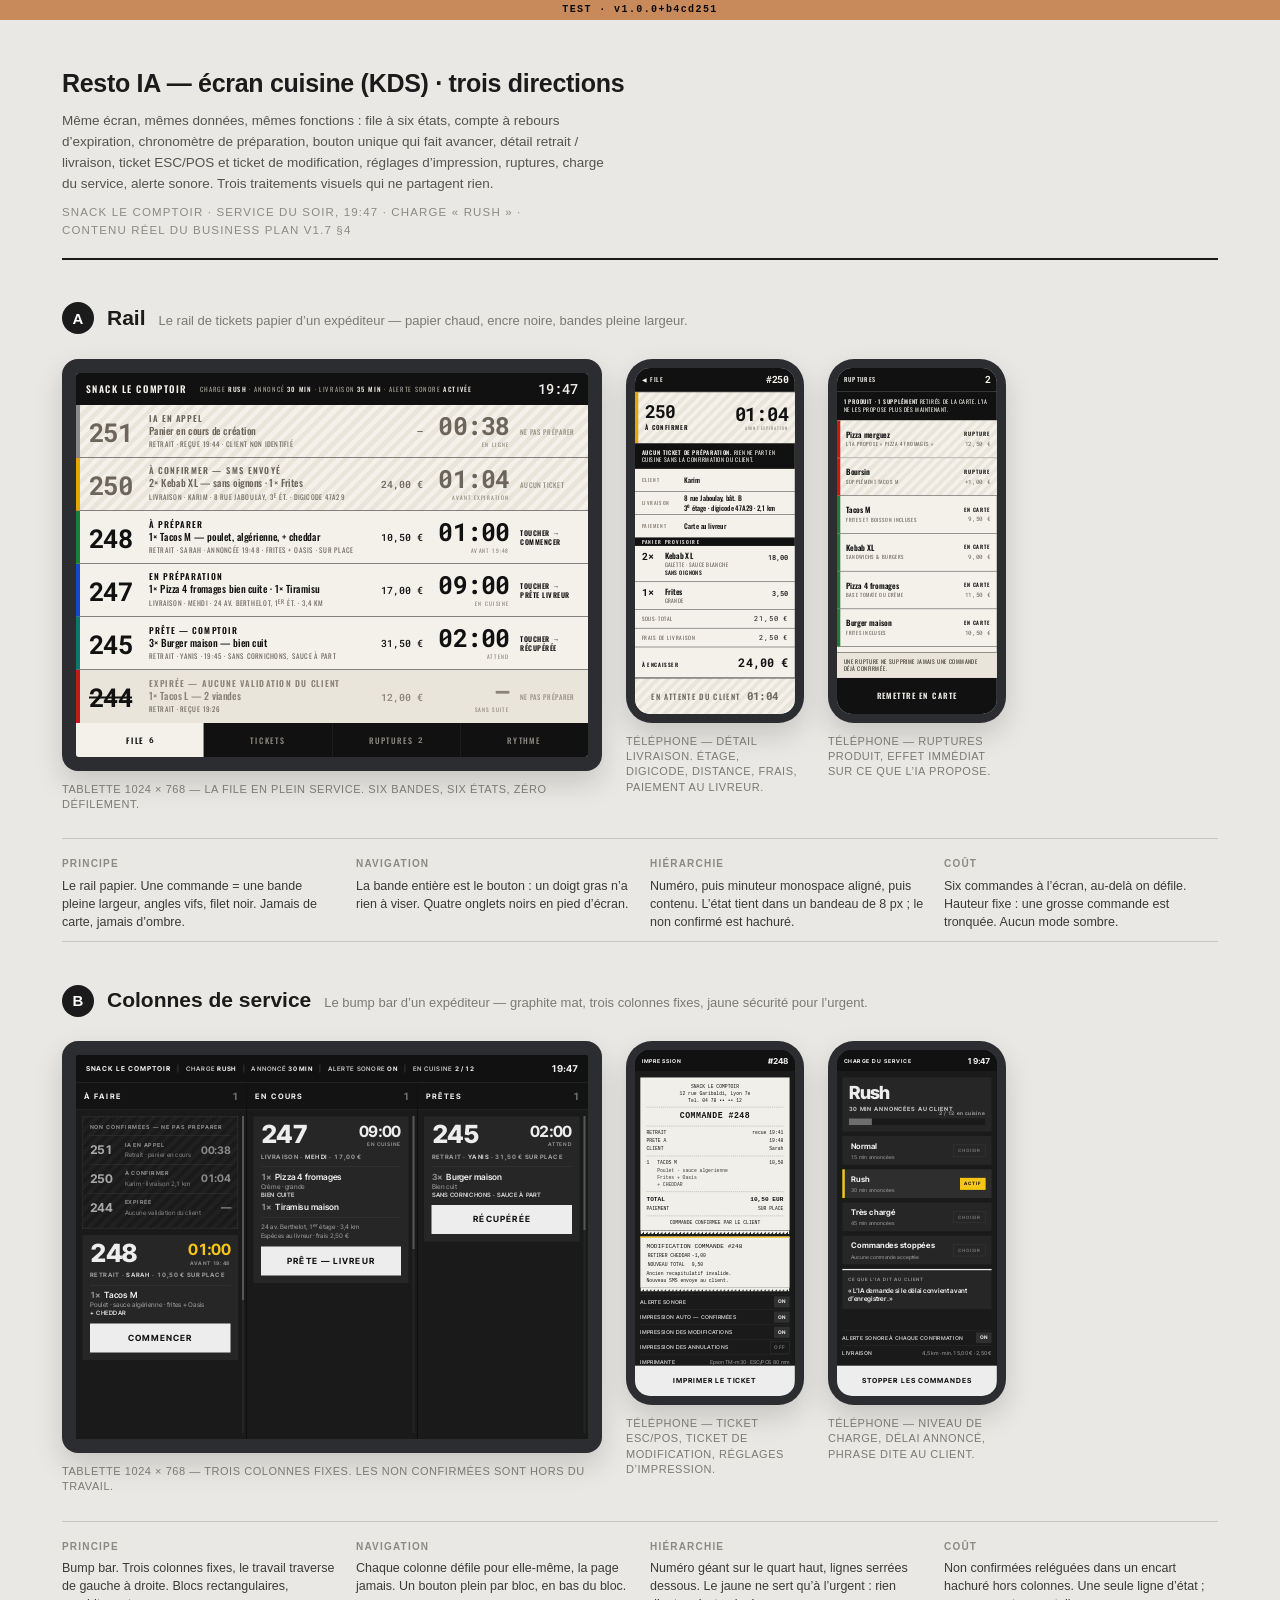
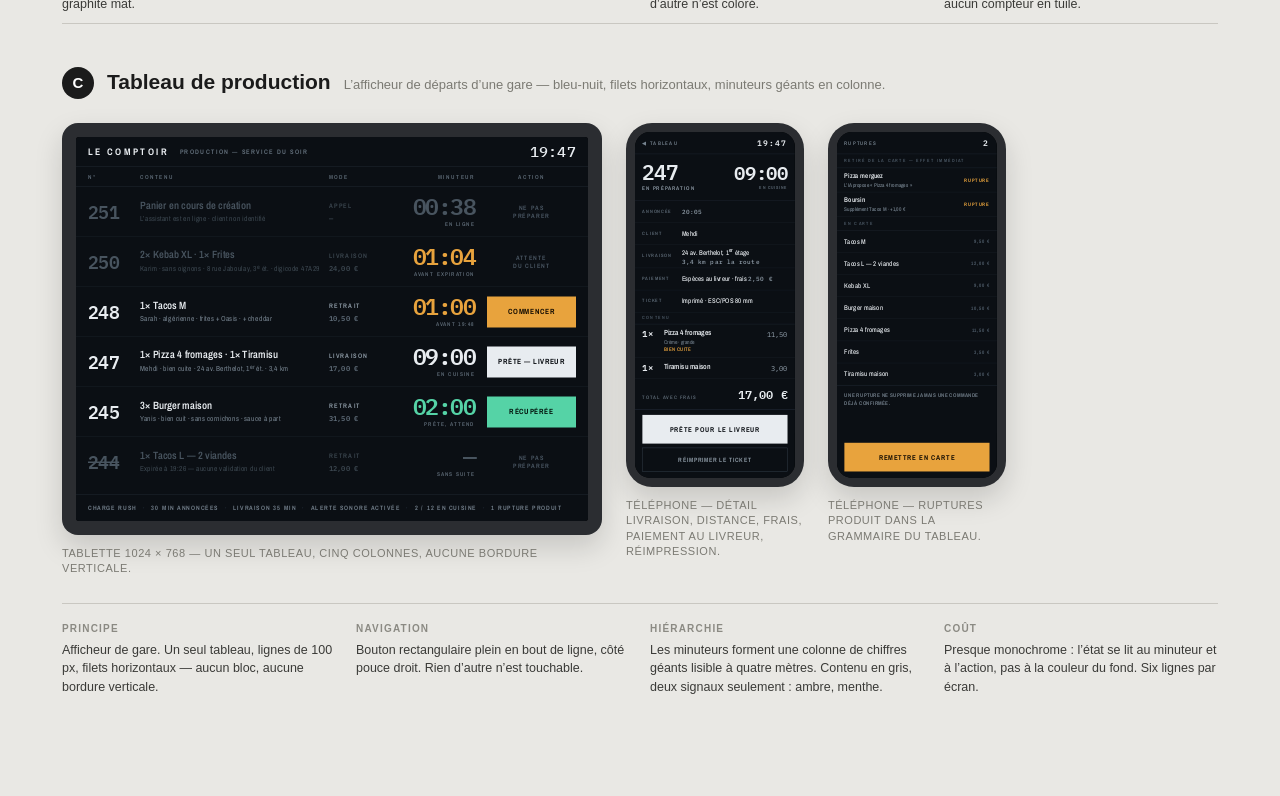
<file: directions/cuisine.html>
<!doctype html>
<html lang="fr">
<head>
<meta charset="utf-8">
<meta name="viewport" content="width=device-width,initial-scale=1">
<meta name="color-scheme" content="light">
<title>Resto IA — Écran cuisine · trois directions</title>
<link rel="preconnect" href="https://fonts.googleapis.com">
<link rel="preconnect" href="https://fonts.gstatic.com" crossorigin>
<link href="https://fonts.googleapis.com/css2?family=Archivo+Narrow:wght@500;600;700&family=IBM+Plex+Mono:wght@400;500;600;700&family=Inter+Tight:wght@400;500;600;700;800&family=Oswald:wght@300;400;500;600;700&family=Roboto+Mono:wght@400;500;700&display=swap" rel="stylesheet">
<style>
/* =====================================================================
   LA PLANCHE — mobilier neutre. Ne doit rien apporter aux maquettes.
   ===================================================================== */
*{box-sizing:border-box}
html{-webkit-text-size-adjust:100%}
body{margin:0;background:#E9E8E4;color:#1B1B1B;
  font:400 15px/1.55 -apple-system,BlinkMacSystemFont,"Segoe UI",Roboto,Helvetica,Arial,sans-serif;}
:root{--tab:.62;--ph:.50}
@media(max-width:1300px){:root{--tab:.50;--ph:.41}}
@media(max-width:1000px){:root{--tab:.62;--ph:.50}}
@media(max-width:760px){:root{--tab:.52;--ph:.44}}
@media(max-width:620px){:root{--tab:.42;--ph:.36}}
@media(max-width:470px){:root{--tab:.33;--ph:.30}}
@media(max-width:400px){:root{--tab:.29;--ph:.28}}

.board{max-width:1200px;margin:0 auto;padding:44px 22px 90px}
.bh{border-bottom:2px solid #1B1B1B;padding-bottom:18px}
.bh h1{margin:0;font-size:25px;font-weight:700;letter-spacing:-.012em}
.bh p{margin:8px 0 0;max-width:74ch;color:#55544F;font-size:13.5px}
.bh .bh-meta{margin-top:10px;font-size:11.5px;letter-spacing:.1em;text-transform:uppercase;color:#8B8A83}

.dir{padding:42px 0 10px;border-top:1px solid #C9C7C1}
.dir:first-of-type{border-top:0}
.dh{display:flex;align-items:baseline;gap:13px;flex-wrap:wrap;margin-bottom:24px}
.dh .lt{width:32px;height:32px;flex:none;background:#1B1B1B;color:#fff;border-radius:50%;
  display:grid;place-items:center;font-weight:700;font-size:15px;align-self:center}
.dh h2{margin:0;font-size:21px;font-weight:700}
.dh .tg{margin:0;color:#7B7A73;font-size:13px}
.stage{display:flex;flex-wrap:wrap;gap:24px;align-items:flex-start}
figure.dev{margin:0;display:flex;flex-direction:column}
figcaption{margin-top:11px;font-size:11px;line-height:1.4;color:#7B7A73;letter-spacing:.05em;
  text-transform:uppercase;width:0;min-width:100%}
.dev-tab{background:#2B2D31;padding:14px;border-radius:16px;box-shadow:0 12px 28px rgba(0,0,0,.15)}
.dev-ph{background:#2B2D31;padding:9px;border-radius:26px;box-shadow:0 12px 28px rgba(0,0,0,.15)}
.scr{overflow:hidden;position:relative;background:#000}
.scr-tab{width:calc(1024px*var(--tab));height:calc(768px*var(--tab));border-radius:3px}
.scr-ph{width:calc(390px*var(--ph));height:calc(844px*var(--ph));border-radius:15px}
.cv{transform-origin:0 0;position:absolute;top:0;left:0;overflow:hidden}
.cv-tab{width:1024px;height:768px;transform:scale(var(--tab))}
.cv-ph{width:390px;height:844px;transform:scale(var(--ph))}
.notes{list-style:none;margin:26px 0 0;padding:18px 0 0;border-top:1px solid #C9C7C1;
  display:grid;grid-template-columns:repeat(4,1fr);gap:20px}
.notes li{font-size:12.5px;line-height:1.45;color:#3A3A37}
.notes b{display:block;font-size:10px;letter-spacing:.12em;text-transform:uppercase;
  color:#8B8A83;margin-bottom:5px;font-weight:700}
@media(max-width:900px){.notes{grid-template-columns:repeat(2,1fr)}}
@media(max-width:520px){.notes{grid-template-columns:1fr}}

/* =====================================================================
   DIRECTION A — « RAIL ».  Papier chaud, encre noire, bandes pleines.
   ===================================================================== */
.a-scr{width:1024px;height:768px;background:#F4F1EB;color:#111;
  font-family:"Oswald",sans-serif;display:flex;flex-direction:column}
.a-top{height:64px;flex:none;background:#111;color:#F4F1EB;display:flex;align-items:center;padding:0 20px}
.a-top b{font-size:19px;font-weight:600;letter-spacing:.13em;text-transform:uppercase}
.a-top s{text-decoration:none;font-size:13px;font-weight:400;letter-spacing:.17em;
  text-transform:uppercase;color:#A9A49A;margin-left:26px}
.a-top s em{font-style:normal;color:#F4F1EB;font-weight:500}
.a-top .a-cl{margin-left:auto;font-family:"Roboto Mono",monospace;font-size:27px;font-weight:500}
.a-rail{flex:none}
.a-band{height:106px;display:flex;align-items:stretch;border-bottom:1px solid #111;background:#F4F1EB}
.a-flag{width:8px;flex:none}
.a-no{width:138px;flex:none;display:flex;align-items:center;padding-left:18px}
.a-no i{font-style:normal;font-family:"Roboto Mono",monospace;font-weight:700;font-size:52px;
  line-height:1;letter-spacing:-.045em}
.a-mid{flex:1;min-width:0;display:flex;flex-direction:column;justify-content:center;gap:4px;padding-right:16px}
.a-st{font-size:17px;font-weight:600;letter-spacing:.15em;text-transform:uppercase;line-height:1.1}
.a-it{font-size:20px;font-weight:500;letter-spacing:.005em;line-height:1.15;
  white-space:nowrap;overflow:hidden;text-overflow:ellipsis}
.a-me{font-size:14px;font-weight:400;letter-spacing:.09em;text-transform:uppercase;color:#6B655B;
  white-space:nowrap;overflow:hidden;text-overflow:ellipsis}
.a-eur{width:108px;flex:none;display:flex;align-items:center;justify-content:flex-end;
  font-family:"Roboto Mono",monospace;font-size:20px;font-weight:500;padding-right:8px}
.a-tm{width:186px;flex:none;display:flex;flex-direction:column;justify-content:center;align-items:flex-end;padding-right:22px}
.a-tm u{text-decoration:none;font-family:"Roboto Mono",monospace;font-size:50px;font-weight:700;
  line-height:.98;letter-spacing:-.035em}
.a-tm small{font-size:11px;font-weight:400;letter-spacing:.2em;text-transform:uppercase;color:#8A8378;margin-top:4px}
.a-act{width:136px;flex:none;display:flex;align-items:center;padding-right:18px;
  font-size:14px;font-weight:600;letter-spacing:.08em;text-transform:uppercase;line-height:1.25}
.a-act.q{color:#8A8378;font-weight:400}
.a-off{background:repeating-linear-gradient(135deg,#EAE5DA 0 9px,#F4F1EB 9px 18px);color:#6B655B}
.a-off .a-it,.a-off .a-st,.a-off .a-no i,.a-off .a-eur,.a-off .a-tm u{color:#6B655B}
.a-dead .a-no i{text-decoration:line-through;text-decoration-thickness:4px}
.a-foot{height:68px;flex:none;background:#111;display:flex;align-items:stretch;margin-top:auto}
.a-tb{flex:1;display:flex;align-items:center;justify-content:center;color:#8E8A81;font-size:16px;
  font-weight:500;letter-spacing:.17em;text-transform:uppercase;border-right:1px solid #2C2C29}
.a-tb:last-child{border-right:0}
.a-tb.on{background:#F4F1EB;color:#111;font-weight:600}
.a-tb b{font-family:"Roboto Mono",monospace;font-weight:700;margin-left:9px;letter-spacing:0}

/* A — téléphone */
.ap-scr{width:390px;height:844px;background:#F4F1EB;color:#111;
  font-family:"Oswald",sans-serif;display:flex;flex-direction:column}
.ap-top{height:58px;flex:none;background:#111;color:#F4F1EB;display:flex;align-items:center;padding:0 16px;
  font-size:15px;font-weight:500;letter-spacing:.17em;text-transform:uppercase}
.ap-top i{font-style:normal;margin-left:auto;font-family:"Roboto Mono",monospace;font-size:24px;
  font-weight:700;letter-spacing:-.02em}
.ap-hero{height:126px;flex:none;display:flex;align-items:center;border-bottom:1px solid #111;
  border-top:1px solid #111}
.ap-hero .f{width:8px;align-self:stretch;flex:none}
.ap-hero .t{flex:1;padding-left:16px}
.ap-hero .t b{display:block;font-family:"Roboto Mono",monospace;font-size:44px;font-weight:700;
  line-height:1;letter-spacing:-.045em}
.ap-hero .t span{display:block;font-size:15px;font-weight:600;letter-spacing:.15em;
  text-transform:uppercase;margin-top:6px}
.ap-hero .r{padding-right:16px;text-align:right}
.ap-hero .r u{text-decoration:none;display:block;font-family:"Roboto Mono",monospace;font-size:46px;
  font-weight:700;line-height:1;letter-spacing:-.04em}
.ap-hero .r small{display:block;font-size:10.5px;letter-spacing:.2em;text-transform:uppercase;
  color:#8A8378;margin-top:4px}
.ap-rule{background:#111;color:#F4F1EB;padding:12px 16px;font-size:14px;font-weight:400;
  letter-spacing:.09em;text-transform:uppercase;line-height:1.35}
.ap-rule b{font-weight:600}
.ap-row{display:flex;align-items:center;min-height:56px;border-bottom:1px solid #111;padding:9px 16px}
.ap-row .k{width:104px;flex:none;font-size:12px;font-weight:500;letter-spacing:.18em;
  text-transform:uppercase;color:#8A8378}
.ap-row .v{flex:1;font-size:17px;font-weight:500;line-height:1.24}
.ap-sec{background:#111;color:#F4F1EB;height:34px;display:flex;align-items:center;padding:0 16px;
  font-size:12px;font-weight:500;letter-spacing:.24em;text-transform:uppercase}
.ap-li{display:flex;align-items:flex-start;gap:12px;padding:12px 16px;border-bottom:1px solid #111}
.ap-li .q{font-family:"Roboto Mono",monospace;font-size:25px;font-weight:700;line-height:1;width:44px;flex:none}
.ap-li .n{flex:1;min-width:0}
.ap-li .n b{display:block;font-size:19px;font-weight:600;line-height:1.16}
.ap-li .n em{font-style:normal;display:block;font-size:13.5px;font-weight:400;letter-spacing:.07em;
  text-transform:uppercase;color:#6B655B;margin-top:3px;line-height:1.3}
.ap-li .n em.d{color:#111;font-weight:500}
.ap-li .p{font-family:"Roboto Mono",monospace;font-size:17px;font-weight:500;padding-top:4px}
.ap-tot{display:flex;align-items:baseline;padding:9px 16px;border-bottom:1px solid #111;
  font-size:13px;letter-spacing:.15em;text-transform:uppercase;color:#6B655B}
.ap-tot i{font-style:normal;margin-left:auto;font-family:"Roboto Mono",monospace;font-size:17px;color:#111}
.ap-tot.big{padding:14px 16px;color:#111;font-weight:600}
.ap-tot.big i{font-size:30px;font-weight:700;letter-spacing:-.02em}
.ap-end{margin-top:auto;flex:none}
.ap-cta{height:88px;display:flex;align-items:center;justify-content:center;gap:16px;
  background:#111;color:#F4F1EB;font-size:19px;font-weight:600;letter-spacing:.14em;text-transform:uppercase}
.ap-cta.wait{background:repeating-linear-gradient(135deg,#EAE5DA 0 9px,#F4F1EB 9px 18px);
  color:#6B655B;border-top:1px solid #111;font-weight:500}
.ap-cta u{text-decoration:none;font-family:"Roboto Mono",monospace;font-weight:700;letter-spacing:-.02em;font-size:26px}
.ap-band{display:flex;align-items:stretch;height:84px;border-bottom:1px solid #111}
.ap-band .f{width:8px;flex:none}
.ap-band .c{flex:1;min-width:0;display:flex;flex-direction:column;justify-content:center;padding-left:14px}
.ap-band .c b{font-size:19px;font-weight:600;line-height:1.14}
.ap-band .c em{font-style:normal;font-size:12.5px;letter-spacing:.11em;text-transform:uppercase;
  color:#6B655B;margin-top:3px}
.ap-band .s{flex:none;padding-right:16px;display:flex;flex-direction:column;justify-content:center;align-items:flex-end}
.ap-band .s b{font-size:13px;font-weight:600;letter-spacing:.14em;text-transform:uppercase}
.ap-band .s small{font-family:"Roboto Mono",monospace;font-size:15px;color:#6B655B;margin-top:3px}
.ap-band.off{background:repeating-linear-gradient(135deg,#EAE5DA 0 9px,#F4F1EB 9px 18px)}

/* =====================================================================
   DIRECTION B — « COLONNES DE SERVICE ».  Graphite mat, jaune sécurité.
   ===================================================================== */
.b-scr{width:1024px;height:768px;background:#1A1A1A;color:#EDEDED;font-family:"Inter Tight",sans-serif;
  font-variant-numeric:tabular-nums;display:flex;flex-direction:column}
.b-bar{height:56px;flex:none;display:flex;align-items:center;padding:0 20px;background:#111;
  border-bottom:1px solid #303030;font-size:13.5px}
.b-bar strong{font-weight:700;letter-spacing:.14em;text-transform:uppercase;font-size:13.5px}
.b-bar i{font-style:normal;color:#5A5A5A;margin:0 13px}
.b-bar em{font-style:normal;color:#C4C4C4;text-transform:uppercase;letter-spacing:.1em;font-weight:600;font-size:12.5px}
.b-bar em u{text-decoration:none;color:#EDEDED;font-weight:700}
.b-bar .cl{margin-left:auto;padding-left:18px;font-weight:700;font-size:19px;letter-spacing:.02em}
.b-cols{flex:1;display:grid;grid-template-columns:1fr 1fr 1fr;gap:1px;background:#000;min-height:0}
.b-col{background:#1A1A1A;display:flex;flex-direction:column;min-height:0;position:relative}
.b-ch{height:54px;flex:none;display:flex;align-items:center;justify-content:space-between;padding:0 16px;
  background:#131313;border-bottom:1px solid #303030}
.b-ch b{font-size:15px;font-weight:700;letter-spacing:.2em;text-transform:uppercase}
.b-ch u{text-decoration:none;font-size:20px;font-weight:700;color:#6E6E6E}
.b-body{flex:1;min-height:0;overflow:hidden;padding:13px 17px 13px 13px;display:flex;flex-direction:column;gap:13px}
.b-trk{position:absolute;right:5px;top:66px;bottom:12px;width:4px;background:#252525}
.b-trk i{position:absolute;left:0;right:0;background:#565656;display:block}
.b-blk{background:#262626;padding:13px 15px 15px;flex:none}
.b-hd{display:flex;align-items:flex-start;justify-content:space-between;gap:10px}
.b-hd .n{font-size:50px;font-weight:800;line-height:.9;letter-spacing:-.035em}
.b-hd .t{text-align:right}
.b-hd .t b{display:block;font-size:31px;font-weight:700;line-height:1;letter-spacing:-.02em}
.b-hd .t small{display:block;font-size:10px;font-weight:700;letter-spacing:.17em;text-transform:uppercase;
  color:#8A8A8A;margin-top:4px}
.b-sub{margin-top:7px;font-size:12px;font-weight:700;letter-spacing:.13em;text-transform:uppercase;color:#9A9A9A}
.b-sub u{text-decoration:none;color:#C9C9C9}
.b-ls{margin-top:11px;border-top:1px solid #383838;padding-top:9px}
.b-ln{font-size:17px;font-weight:600;line-height:1.24;letter-spacing:-.005em}
.b-ln+.b-ln{margin-top:7px}
.b-ln u{text-decoration:none;color:#8E8E8E;font-weight:700;margin-right:7px}
.b-ln small{display:block;font-size:13px;font-weight:500;color:#8E8E8E;letter-spacing:.01em;line-height:1.3}
.b-ln small.d{color:#D6D6D6;font-weight:600;text-transform:uppercase;letter-spacing:.06em;font-size:12px}
.b-adr{margin-top:9px;font-size:12.5px;font-weight:500;color:#8E8E8E;line-height:1.35;
  border-top:1px solid #383838;padding-top:8px}
.b-btn{margin-top:13px;height:58px;display:flex;align-items:center;justify-content:center;
  background:#EDEDED;color:#111;font-size:17px;font-weight:700;letter-spacing:.13em;text-transform:uppercase}
.b-y{color:#F5C518}
.b-hold{border:1px dashed #4E4E4E;padding:11px 13px 13px;
  background:repeating-linear-gradient(135deg,#202020 0 8px,#1A1A1A 8px 16px);flex:none}
.b-hold>b{display:block;font-size:11px;font-weight:700;letter-spacing:.18em;text-transform:uppercase;
  color:#8A8A8A;margin-bottom:9px}
.b-cp{display:flex;align-items:center;gap:12px;padding:9px 0;border-top:1px solid #363636}
.b-cp .n{font-size:24px;font-weight:700;color:#A8A8A8;line-height:1;width:58px;flex:none;letter-spacing:-.02em}
.b-cp .x{flex:1;min-width:0}
.b-cp .x b{display:block;font-size:11px;font-weight:700;letter-spacing:.14em;text-transform:uppercase;color:#8A8A8A}
.b-cp .x small{display:block;font-size:12.5px;color:#767676;font-weight:500;margin-top:2px;
  white-space:nowrap;overflow:hidden;text-overflow:ellipsis}
.b-cp .z{font-size:21px;font-weight:700;color:#8A8A8A;letter-spacing:-.02em}

/* B — téléphone */
.bp-scr{width:390px;height:844px;background:#1A1A1A;color:#EDEDED;font-family:"Inter Tight",sans-serif;
  font-variant-numeric:tabular-nums;display:flex;flex-direction:column}
.bp-bar{height:54px;flex:none;background:#111;border-bottom:1px solid #303030;display:flex;align-items:center;
  padding:0 16px;font-size:13px;font-weight:700;letter-spacing:.17em;text-transform:uppercase}
.bp-bar i{font-style:normal;margin-left:auto;font-size:20px;letter-spacing:-.01em}
.bp-wrap{flex:1;min-height:0;overflow:hidden;padding:13px;display:flex;flex-direction:column;gap:11px}
.bp-paper{background:#F0EFEA;color:#141414;font-family:ui-monospace,Menlo,Consolas,"Courier New",monospace;
  padding:13px 15px 4px;font-size:11.5px;line-height:1.52}
.bp-paper .ct{text-align:center}
.bp-paper .bg{text-align:center;font-size:20px;font-weight:700;letter-spacing:.06em;margin:2px 0}
.bp-paper .hr{border-top:1px dashed #8C8C86;margin:7px 0}
.bp-paper table{width:100%;border-collapse:collapse}
.bp-paper td{vertical-align:top;padding:1px 0}
.bp-paper td.r{text-align:right;white-space:nowrap}
.bp-paper td.q{width:26px}
.bp-paper .sm{display:block;padding-left:0;color:#3A3A38}
.bp-paper .tot{font-size:15px;font-weight:700}
.bp-tear{height:9px;background:#F0EFEA;
  -webkit-mask:linear-gradient(-45deg,transparent 0 4.5px,#000 0) 0 0/9px 9px repeat-x;
  mask:linear-gradient(-45deg,transparent 0 4.5px,#000 0) 0 0/9px 9px repeat-x}
.bp-mod{background:#F0EFEA;color:#141414;font-family:ui-monospace,Menlo,Consolas,"Courier New",monospace;
  padding:11px 15px 4px;font-size:11.5px;line-height:1.5;border-top:3px solid #F5C518}
.bp-set{display:flex;align-items:center;height:37px;border-top:1px solid #303030;font-size:13px;
  font-weight:600;letter-spacing:.06em;text-transform:uppercase;color:#C4C4C4}
.bp-set b{margin-left:auto;font-size:12px;font-weight:700;letter-spacing:.12em;padding:4px 9px;
  background:#303030;color:#EDEDED}
.bp-set b.off{background:transparent;color:#6E6E6E;border:1px solid #3A3A3A}
.bp-set span{color:#8A8A8A;font-weight:500;margin-left:auto;text-transform:none;letter-spacing:0;font-size:13px}
.bp-cta{height:74px;flex:none;background:#EDEDED;color:#111;display:flex;align-items:center;
  justify-content:center;font-size:17px;font-weight:700;letter-spacing:.13em;text-transform:uppercase}
.bp-big{background:#262626;padding:16px}
.bp-big .l{font-size:44px;font-weight:800;line-height:.95;letter-spacing:-.035em}
.bp-big .d{margin-top:7px;font-size:14px;font-weight:700;letter-spacing:.13em;text-transform:uppercase;color:#C4C4C4}
.bp-gauge{margin-top:14px;height:16px;background:#1A1A1A;position:relative}
.bp-gauge i{position:absolute;left:0;top:0;bottom:0;background:#6E6E6E}
.bp-gauge b{position:absolute;right:0;top:-22px;font-size:12px;font-weight:700;letter-spacing:.11em;color:#9A9A9A}
.bp-lvl{display:flex;align-items:center;background:#262626;padding:0 15px;height:70px;border-left:6px solid transparent}
.bp-lvl.on{border-left-color:#F5C518;background:#2E2E2E}
.bp-lvl .x b{display:block;font-size:19px;font-weight:700;letter-spacing:.02em}
.bp-lvl .x small{display:block;font-size:12.5px;color:#8E8E8E;font-weight:500;margin-top:2px}
.bp-lvl .g{margin-left:auto;font-size:11px;font-weight:700;letter-spacing:.15em;text-transform:uppercase;
  color:#6E6E6E;border:1px solid #3E3E3E;padding:5px 10px}
.bp-lvl.on .g{color:#111;background:#F5C518;border-color:#F5C518}
.bp-say{background:#262626;padding:14px 15px;border-top:3px solid #EDEDED}
.bp-say b{display:block;font-size:11px;font-weight:700;letter-spacing:.16em;text-transform:uppercase;color:#8A8A8A}
.bp-say p{margin:7px 0 0;font-size:16px;font-weight:600;line-height:1.32}

/* =====================================================================
   DIRECTION C — « TABLEAU DE PRODUCTION ».  Bleu-nuit, filets horizontaux.
   ===================================================================== */
.c-scr{width:1024px;height:768px;background:#0B0F14;color:#E8ECF0;
  font-family:"Archivo Narrow",sans-serif;display:flex;flex-direction:column}
.c-head{height:60px;flex:none;display:flex;align-items:center;padding:0 24px;border-bottom:1px solid #1E2731}
.c-head b{font-size:19px;font-weight:700;letter-spacing:.26em;text-transform:uppercase}
.c-head s{text-decoration:none;font-size:13px;font-weight:600;letter-spacing:.2em;text-transform:uppercase;
  color:#66737F;margin-left:22px}
.c-head .cl{margin-left:auto;font-family:"IBM Plex Mono",monospace;font-size:30px;font-weight:500;letter-spacing:.02em}
.c-cols{height:40px;flex:none;display:flex;align-items:center;padding:0 24px;color:#5E6B77;
  font-size:11.5px;letter-spacing:.26em;text-transform:uppercase;font-weight:600;border-bottom:1px solid #1E2731}
.c-row{height:100px;flex:none;display:flex;align-items:center;padding:0 24px;border-bottom:1px solid #161E26}
.c-n{width:104px;flex:none;font-family:"IBM Plex Mono",monospace;font-size:36px;font-weight:600;letter-spacing:-.035em}
.c-c{flex:1;min-width:0;padding-right:18px}
.c-c b{display:block;font-size:21px;font-weight:600;line-height:1.14;white-space:nowrap;overflow:hidden;text-overflow:ellipsis}
.c-c span{display:block;font-size:14.5px;color:#76838F;letter-spacing:.03em;margin-top:3px;
  white-space:nowrap;overflow:hidden;text-overflow:ellipsis}
.c-m{width:130px;flex:none;font-size:13px;letter-spacing:.17em;text-transform:uppercase;color:#93A0AC;font-weight:600}
.c-m small{display:block;font-family:"IBM Plex Mono",monospace;color:#5E6B77;letter-spacing:.02em;
  font-size:14px;margin-top:4px;text-transform:none}
.c-t{width:186px;flex:none;text-align:right;padding-right:24px}
.c-t u{text-decoration:none;display:block;font-family:"IBM Plex Mono",monospace;font-size:45px;
  font-weight:600;line-height:1;letter-spacing:-.045em}
.c-t small{display:block;font-size:11px;font-weight:600;letter-spacing:.19em;text-transform:uppercase;
  color:#5E6B77;margin-top:5px}
.c-a{width:178px;flex:none}
.c-btn{height:62px;display:flex;align-items:center;justify-content:center;background:#E8ECF0;color:#0B0F14;
  font-size:15px;font-weight:700;letter-spacing:.09em;text-transform:uppercase;text-align:center;line-height:1.1}
.c-btn.amb{background:#E8A33D;color:#160E03}
.c-btn.rdy{background:#55D3A6;color:#03150E}
.c-hold{font-size:12.5px;letter-spacing:.19em;text-transform:uppercase;color:#4C5966;
  text-align:center;font-weight:600;line-height:1.3}
.c-amb{color:#E8A33D}
.c-rdy{color:#55D3A6}
.c-dim,.c-dim .c-n,.c-dim .c-c b{color:#48545F}
.c-dim .c-c span,.c-dim .c-m,.c-dim .c-m small{color:#3C4750}
.c-strike{text-decoration:line-through;text-decoration-thickness:3px}
.c-foot{margin-top:auto;height:54px;flex:none;display:flex;align-items:center;padding:0 24px;
  border-top:1px solid #1E2731;font-size:12.5px;letter-spacing:.17em;text-transform:uppercase;
  color:#76838F;font-weight:600}
.c-foot i{font-style:normal;color:#2E3B47;margin:0 12px}

/* C — téléphone */
.cp-scr{width:390px;height:844px;background:#0B0F14;color:#E8ECF0;
  font-family:"Archivo Narrow",sans-serif;display:flex;flex-direction:column}
.cp-head{height:54px;flex:none;display:flex;align-items:center;padding:0 18px;border-bottom:1px solid #1E2731;
  font-size:12.5px;font-weight:600;letter-spacing:.24em;text-transform:uppercase;color:#76838F}
.cp-head i{font-style:normal;margin-left:auto;font-family:"IBM Plex Mono",monospace;font-size:20px;color:#E8ECF0}
.cp-hero{display:flex;align-items:center;padding:18px;border-bottom:1px solid #1E2731}
.cp-hero .l b{display:block;font-family:"IBM Plex Mono",monospace;font-size:52px;font-weight:600;
  line-height:.94;letter-spacing:-.05em}
.cp-hero .l span{display:block;font-size:13px;font-weight:600;letter-spacing:.18em;text-transform:uppercase;
  color:#93A0AC;margin-top:7px}
.cp-hero .r{margin-left:auto;text-align:right}
.cp-hero .r u{text-decoration:none;display:block;font-family:"IBM Plex Mono",monospace;font-size:47px;
  font-weight:600;line-height:1;letter-spacing:-.045em}
.cp-hero .r small{display:block;font-size:10.5px;font-weight:600;letter-spacing:.2em;text-transform:uppercase;
  color:#5E6B77;margin-top:5px}
.cp-r{display:flex;align-items:center;min-height:54px;padding:8px 18px;border-bottom:1px solid #161E26}
.cp-r .k{width:96px;flex:none;font-size:11.5px;font-weight:600;letter-spacing:.19em;text-transform:uppercase;color:#5E6B77}
.cp-r .v{flex:1;font-size:16.5px;font-weight:500;line-height:1.28}
.cp-r .v em{font-style:normal;font-family:"IBM Plex Mono",monospace;font-size:15.5px;color:#93A0AC}
.cp-lbl{height:34px;display:flex;align-items:center;padding:0 18px;border-bottom:1px solid #1E2731;
  font-size:11px;font-weight:600;letter-spacing:.26em;text-transform:uppercase;color:#4C5966}
.cp-li{display:flex;align-items:flex-start;gap:12px;padding:11px 18px;border-bottom:1px solid #161E26}
.cp-li .q{font-family:"IBM Plex Mono",monospace;font-size:22px;font-weight:600;width:40px;flex:none;line-height:1.1}
.cp-li .x{flex:1;min-width:0}
.cp-li .x b{display:block;font-size:18px;font-weight:600;line-height:1.16}
.cp-li .x small{display:block;font-size:13.5px;color:#76838F;margin-top:2px;line-height:1.3}
.cp-li .x small.d{color:#E8A33D;letter-spacing:.09em;text-transform:uppercase;font-weight:600;font-size:12.5px}
.cp-li .p{font-family:"IBM Plex Mono",monospace;font-size:16px;color:#93A0AC;padding-top:3px}
.cp-tot{display:flex;align-items:baseline;padding:14px 18px;border-bottom:1px solid #1E2731;
  font-size:12px;font-weight:600;letter-spacing:.2em;text-transform:uppercase;color:#5E6B77}
.cp-tot i{font-style:normal;margin-left:auto;font-family:"IBM Plex Mono",monospace;font-size:30px;
  font-weight:600;color:#E8ECF0;letter-spacing:-.03em}
.cp-end{margin-top:auto;flex:none;padding:12px 18px 16px;border-top:1px solid #1E2731}
.cp-b1{height:70px;display:flex;align-items:center;justify-content:center;background:#E8ECF0;color:#0B0F14;
  font-size:17px;font-weight:700;letter-spacing:.12em;text-transform:uppercase}
.cp-b2{height:58px;margin-top:10px;display:flex;align-items:center;justify-content:center;
  border:1px solid #3A4753;color:#93A0AC;font-size:15px;font-weight:600;letter-spacing:.12em;text-transform:uppercase}
.cp-note{padding:14px 18px;border-top:1px solid #1E2731;font-size:13px;line-height:1.4;color:#76838F;
  letter-spacing:.06em;text-transform:uppercase;font-weight:600}
</style>
<meta name="robots" content="noindex, nofollow"><style>.envb{position:fixed;top:0;left:0;right:0;z-index:99999;height:20px;display:flex;align-items:center;justify-content:center;gap:8px;background:#C98A5B;color:#0B0B0C;font:600 10px/1 ui-monospace,SFMono-Regular,Menlo,monospace;letter-spacing:.14em;pointer-events:none}body{padding-top:20px!important} print{.envb{display:none}}</style></head>
<body><div class="envb">TEST · v1.0.0+b4cd251</div>
<div class="board">
<header class="bh">
  <h1>Resto IA — écran cuisine (KDS) · trois directions</h1>
  <p>Même écran, mêmes données, mêmes fonctions : file à six états, compte à rebours d’expiration, chronomètre de préparation, bouton unique qui fait avancer, détail retrait / livraison, ticket ESC/POS et ticket de modification, réglages d’impression, ruptures, charge du service, alerte sonore. Trois traitements visuels qui ne partagent rien.</p>
  <p class="bh-meta">Snack Le Comptoir · service du soir, 19:47 · charge « rush » · contenu réel du business plan v1.7 §4</p>
</header>

<!-- ================================================================= -->
<!-- DIRECTION A — RAIL                                                -->
<!-- ================================================================= -->
<section class="dir">
  <div class="dh"><span class="lt">A</span><h2>Rail</h2>
    <p class="tg">Le rail de tickets papier d’un expéditeur — papier chaud, encre noire, bandes pleine largeur.</p></div>

  <div class="stage">

    <!-- A · tablette : la file -->
    <figure class="dev">
      <div class="dev-tab"><div class="scr scr-tab"><div class="cv cv-tab">
        <div class="a-scr">
          <div class="a-top">
            <b>Snack Le Comptoir</b>
            <s>Charge <em>Rush</em> · annoncé <em>30 min</em> · livraison <em>35 min</em> · alerte sonore <em>activée</em></s>
            <span class="a-cl">19:47</span>
          </div>

          <div class="a-rail">
            <div class="a-band a-off">
              <div class="a-flag" style="background:#8A8A8A"></div>
              <div class="a-no"><i>251</i></div>
              <div class="a-mid">
                <div class="a-st">IA en appel</div>
                <div class="a-it">Panier en cours de création</div>
                <div class="a-me">Retrait · reçue 19:44 · client non identifié</div>
              </div>
              <div class="a-eur">—</div>
              <div class="a-tm"><u>00:38</u><small>en ligne</small></div>
              <div class="a-act q">Ne pas préparer</div>
            </div>

            <div class="a-band a-off">
              <div class="a-flag" style="background:#E0A800"></div>
              <div class="a-no"><i>250</i></div>
              <div class="a-mid">
                <div class="a-st">À confirmer — SMS envoyé</div>
                <div class="a-it">2× Kebab XL — sans oignons · 1× Frites</div>
                <div class="a-me">Livraison · Karim · 8 rue Jaboulay, 3<sup>e</sup> ét. · digicode 47A29</div>
              </div>
              <div class="a-eur">24,00 €</div>
              <div class="a-tm"><u>01:04</u><small>avant expiration</small></div>
              <div class="a-act q">Aucun ticket</div>
            </div>

            <div class="a-band">
              <div class="a-flag" style="background:#1B7F3B"></div>
              <div class="a-no"><i>248</i></div>
              <div class="a-mid">
                <div class="a-st">À préparer</div>
                <div class="a-it">1× Tacos M — poulet, algérienne, + cheddar</div>
                <div class="a-me">Retrait · Sarah · annoncée 19:48 · frites + Oasis · sur place</div>
              </div>
              <div class="a-eur">10,50 €</div>
              <div class="a-tm"><u>01:00</u><small>avant 19:48</small></div>
              <div class="a-act">Toucher →<br>Commencer</div>
            </div>

            <div class="a-band">
              <div class="a-flag" style="background:#1746C8"></div>
              <div class="a-no"><i>247</i></div>
              <div class="a-mid">
                <div class="a-st">En préparation</div>
                <div class="a-it">1× Pizza 4 fromages bien cuite · 1× Tiramisu</div>
                <div class="a-me">Livraison · Mehdi · 24 av. Berthelot, 1<sup>er</sup> ét. · 3,4 km</div>
              </div>
              <div class="a-eur">17,00 €</div>
              <div class="a-tm"><u>09:00</u><small>en cuisine</small></div>
              <div class="a-act">Toucher →<br>Prête livreur</div>
            </div>

            <div class="a-band">
              <div class="a-flag" style="background:#0F766E"></div>
              <div class="a-no"><i>245</i></div>
              <div class="a-mid">
                <div class="a-st">Prête — comptoir</div>
                <div class="a-it">3× Burger maison — bien cuit</div>
                <div class="a-me">Retrait · Yanis · 19:45 · sans cornichons, sauce à part</div>
              </div>
              <div class="a-eur">31,50 €</div>
              <div class="a-tm"><u>02:00</u><small>attend</small></div>
              <div class="a-act">Toucher →<br>Récupérée</div>
            </div>

            <div class="a-band a-dead" style="background:#EAE5DA;border-bottom:0">
              <div class="a-flag" style="background:#C21A1A"></div>
              <div class="a-no"><i>244</i></div>
              <div class="a-mid">
                <div class="a-st" style="color:#8A8378">Expirée — aucune validation du client</div>
                <div class="a-it" style="color:#8A8378">1× Tacos L — 2 viandes</div>
                <div class="a-me">Retrait · reçue 19:26</div>
              </div>
              <div class="a-eur" style="color:#8A8378">12,00 €</div>
              <div class="a-tm"><u style="color:#8A8378">—</u><small>sans suite</small></div>
              <div class="a-act q">Ne pas préparer</div>
            </div>
          </div>

          <div class="a-foot">
            <div class="a-tb on">File<b>6</b></div>
            <div class="a-tb">Tickets</div>
            <div class="a-tb">Ruptures<b>2</b></div>
            <div class="a-tb">Rythme</div>
          </div>
        </div>
      </div></div></div>
      <figcaption>Tablette 1024 × 768 — la file en plein service. Six bandes, six états, zéro défilement.</figcaption>
    </figure>

    <!-- A · téléphone : détail de commande -->
    <figure class="dev">
      <div class="dev-ph"><div class="scr scr-ph"><div class="cv cv-ph">
        <div class="ap-scr">
          <div class="ap-top">◀ File <i>#250</i></div>
          <div class="ap-hero" style="background:repeating-linear-gradient(135deg,#EAE5DA 0 9px,#F4F1EB 9px 18px)">
            <div class="f" style="background:#E0A800"></div>
            <div class="t"><b>250</b><span>À confirmer</span></div>
            <div class="r"><u>01:04</u><small>avant expiration</small></div>
          </div>
          <div class="ap-rule"><b>Aucun ticket de préparation.</b> Rien ne part en cuisine sans la confirmation du client.</div>
          <div class="ap-row"><div class="k">Client</div><div class="v">Karim</div></div>
          <div class="ap-row"><div class="k">Livraison</div><div class="v">8 rue Jaboulay, bât. B<br>3<sup>e</sup> étage · digicode 47A29 · 2,1 km</div></div>
          <div class="ap-row"><div class="k">Paiement</div><div class="v">Carte au livreur</div></div>
          <div class="ap-sec">Panier provisoire</div>
          <div class="ap-li"><div class="q">2×</div><div class="n"><b>Kebab XL</b>
            <em>Galette · sauce blanche</em><em class="d">Sans oignons</em></div><div class="p">18,00</div></div>
          <div class="ap-li"><div class="q">1×</div><div class="n"><b>Frites</b>
            <em>Grande</em></div><div class="p">3,50</div></div>
          <div class="ap-tot">Sous-total<i>21,50 €</i></div>
          <div class="ap-tot">Frais de livraison<i>2,50 €</i></div>
          <div class="ap-tot big">À encaisser<i>24,00 €</i></div>
          <div class="ap-end"><div class="ap-cta wait">En attente du client <u>01:04</u></div></div>
        </div>
      </div></div></div>
      <figcaption>Téléphone — détail livraison. Étage, digicode, distance, frais, paiement au livreur.</figcaption>
    </figure>

    <!-- A · téléphone : ruptures -->
    <figure class="dev">
      <div class="dev-ph"><div class="scr scr-ph"><div class="cv cv-ph">
        <div class="ap-scr">
          <div class="ap-top">Ruptures <i>2</i></div>
          <div class="ap-rule" style="padding:16px"><b>1 produit · 1 supplément</b> retirés de la carte. L’IA ne les propose plus dès maintenant.</div>
          <div class="ap-band off" style="height:92px">
            <div class="f" style="background:#C21A1A"></div>
            <div class="c"><b>Pizza merguez</b><em>L’IA propose « Pizza 4 fromages »</em></div>
            <div class="s"><b>Rupture</b><small>12,50 €</small></div>
          </div>
          <div class="ap-band off" style="height:92px">
            <div class="f" style="background:#C21A1A"></div>
            <div class="c"><b>Boursin</b><em>Supplément Tacos M</em></div>
            <div class="s"><b>Rupture</b><small>+1,00 €</small></div>
          </div>
          <div class="ap-band" style="height:92px">
            <div class="f" style="background:#1B7F3B"></div>
            <div class="c"><b>Tacos M</b><em>Frites et boisson incluses</em></div>
            <div class="s"><b>En carte</b><small>9,50 €</small></div>
          </div>
          <div class="ap-band" style="height:92px">
            <div class="f" style="background:#1B7F3B"></div>
            <div class="c"><b>Kebab XL</b><em>Sandwichs &amp; burgers</em></div>
            <div class="s"><b>En carte</b><small>9,00 €</small></div>
          </div>
          <div class="ap-band" style="height:92px">
            <div class="f" style="background:#1B7F3B"></div>
            <div class="c"><b>Pizza 4 fromages</b><em>Base tomate ou crème</em></div>
            <div class="s"><b>En carte</b><small>11,50 €</small></div>
          </div>
          <div class="ap-band" style="height:92px">
            <div class="f" style="background:#1B7F3B"></div>
            <div class="c"><b>Burger maison</b><em>Frites incluses</em></div>
            <div class="s"><b>En carte</b><small>10,50 €</small></div>
          </div>
          <div class="ap-end">
            <div class="ap-rule" style="background:#EAE5DA;color:#3A362F;border-top:1px solid #111">
              Une rupture ne supprime jamais une commande déjà confirmée.</div>
            <div class="ap-cta">Remettre en carte</div>
          </div>
        </div>
      </div></div></div>
      <figcaption>Téléphone — ruptures produit, effet immédiat sur ce que l’IA propose.</figcaption>
    </figure>

  </div>

  <ul class="notes">
    <li><b>Principe</b>Le rail papier. Une commande = une bande pleine largeur, angles vifs, filet noir. Jamais de carte, jamais d’ombre.</li>
    <li><b>Navigation</b>La bande entière est le bouton : un doigt gras n’a rien à viser. Quatre onglets noirs en pied d’écran.</li>
    <li><b>Hiérarchie</b>Numéro, puis minuteur monospace aligné, puis contenu. L’état tient dans un bandeau de 8 px ; le non confirmé est hachuré.</li>
    <li><b>Coût</b>Six commandes à l’écran, au-delà on défile. Hauteur fixe : une grosse commande est tronquée. Aucun mode sombre.</li>
  </ul>
</section>

<!-- ================================================================= -->
<!-- DIRECTION B — COLONNES DE SERVICE                                 -->
<!-- ================================================================= -->
<section class="dir">
  <div class="dh"><span class="lt">B</span><h2>Colonnes de service</h2>
    <p class="tg">Le bump bar d’un expéditeur — graphite mat, trois colonnes fixes, jaune sécurité pour l’urgent.</p></div>

  <div class="stage">

    <!-- B · tablette : trois colonnes -->
    <figure class="dev">
      <div class="dev-tab"><div class="scr scr-tab"><div class="cv cv-tab">
        <div class="b-scr">
          <div class="b-bar">
            <strong>Snack Le Comptoir</strong><i>|</i>
            <em>Charge <u>Rush</u></em><i>|</i>
            <em>Annoncé <u>30 min</u></em><i>|</i>
            <em>Alerte sonore <u>on</u></em><i>|</i>
            <em>En cuisine <u>2 / 12</u></em>
            <span class="cl">19:47</span>
          </div>

          <div class="b-cols">

            <div class="b-col">
              <div class="b-ch"><b>À faire</b><u>1</u></div>
              <div class="b-trk"><i style="top:0;height:58%"></i></div>
              <div class="b-body">
                <div class="b-hold">
                  <b>Non confirmées — ne pas préparer</b>
                  <div class="b-cp"><div class="n">251</div><div class="x">
                    <b>IA en appel</b><small>Retrait · panier en cours</small></div><div class="z">00:38</div></div>
                  <div class="b-cp"><div class="n">250</div><div class="x">
                    <b>À confirmer</b><small>Karim · livraison 2,1 km</small></div><div class="z b-y">01:04</div></div>
                  <div class="b-cp"><div class="n">244</div><div class="x">
                    <b>Expirée</b><small>Aucune validation du client</small></div><div class="z">—</div></div>
                </div>

                <div class="b-blk">
                  <div class="b-hd"><div class="n">248</div>
                    <div class="t"><b class="b-y">01:00</b><small>avant 19:48</small></div></div>
                  <div class="b-sub">Retrait · <u>Sarah</u> · 10,50 € sur place</div>
                  <div class="b-ls">
                    <div class="b-ln"><u>1×</u>Tacos M
                      <small>Poulet · sauce algérienne · frites + Oasis</small>
                      <small class="d">+ Cheddar</small></div>
                  </div>
                  <div class="b-btn">Commencer</div>
                </div>
              </div>
            </div>

            <div class="b-col">
              <div class="b-ch"><b>En cours</b><u>1</u></div>
              <div class="b-trk"><i style="top:0;height:42%"></i></div>
              <div class="b-body">
                <div class="b-blk">
                  <div class="b-hd"><div class="n">247</div>
                    <div class="t"><b>09:00</b><small>en cuisine</small></div></div>
                  <div class="b-sub">Livraison · <u>Mehdi</u> · 17,00 €</div>
                  <div class="b-ls">
                    <div class="b-ln"><u>1×</u>Pizza 4 fromages
                      <small>Crème · grande</small>
                      <small class="d">Bien cuite</small></div>
                    <div class="b-ln"><u>1×</u>Tiramisu maison</div>
                  </div>
                  <div class="b-adr">24 av. Berthelot, 1<sup>er</sup> étage · 3,4 km<br>Espèces au livreur · frais 2,50 €</div>
                  <div class="b-btn">Prête — livreur</div>
                </div>
              </div>
            </div>

            <div class="b-col">
              <div class="b-ch"><b>Prêtes</b><u>1</u></div>
              <div class="b-trk"><i style="top:0;height:36%"></i></div>
              <div class="b-body">
                <div class="b-blk">
                  <div class="b-hd"><div class="n">245</div>
                    <div class="t"><b>02:00</b><small>attend</small></div></div>
                  <div class="b-sub">Retrait · <u>Yanis</u> · 31,50 € sur place</div>
                  <div class="b-ls">
                    <div class="b-ln"><u>3×</u>Burger maison
                      <small>Bien cuit</small>
                      <small class="d">Sans cornichons · sauce à part</small></div>
                  </div>
                  <div class="b-btn">Récupérée</div>
                </div>
              </div>
            </div>

          </div>
        </div>
      </div></div></div>
      <figcaption>Tablette 1024 × 768 — trois colonnes fixes. Les non confirmées sont hors du travail.</figcaption>
    </figure>

    <!-- B · téléphone : ticket ESC/POS + modification + réglages -->
    <figure class="dev">
      <div class="dev-ph"><div class="scr scr-ph"><div class="cv cv-ph">
        <div class="bp-scr">
          <div class="bp-bar">Impression <i>#248</i></div>
          <div class="bp-wrap" style="gap:6px">
            <div>
              <div class="bp-paper">
                <div class="ct">SNACK LE COMPTOIR</div>
                <div class="ct">12 rue Garibaldi, Lyon 7e</div>
                <div class="ct">Tel. 04 78 •• •• 12</div>
                <div class="hr"></div>
                <div class="bg">COMMANDE #248</div>
                <div class="hr"></div>
                <table>
                  <tr><td>RETRAIT</td><td class="r">recue 19:41</td></tr>
                  <tr><td>PRETE A</td><td class="r">19:48</td></tr>
                  <tr><td>CLIENT</td><td class="r">Sarah</td></tr>
                </table>
                <div class="hr"></div>
                <table>
                  <tr><td class="q">1</td><td>TACOS M
                    <span class="sm">Poulet · sauce algerienne</span>
                    <span class="sm">Frites + Oasis</span>
                    <span class="sm">+ CHEDDAR</span></td><td class="r">10,50</td></tr>
                </table>
                <div class="hr"></div>
                <table>
                  <tr class="tot"><td>TOTAL</td><td class="r">10,50 EUR</td></tr>
                  <tr><td>PAIEMENT</td><td class="r">SUR PLACE</td></tr>
                </table>
                <div class="hr"></div>
                <div class="ct" style="margin-bottom:6px">COMMANDE CONFIRMEE PAR LE CLIENT</div>
              </div>
              <div class="bp-tear"></div>
            </div>

            <div>
              <div class="bp-mod">
                <div class="bg" style="font-size:15px">MODIFICATION COMMANDE #248</div>
                <div class="hr"></div>
                <table>
                  <tr><td>RETIRER CHEDDAR</td><td class="r">-1,00</td></tr>
                  <tr class="tot"><td>NOUVEAU TOTAL</td><td class="r">9,50</td></tr>
                </table>
                <div class="hr"></div>
                <div style="margin-bottom:6px">Ancien recapitulatif invalide.<br>Nouveau SMS envoye au client.</div>
              </div>
              <div class="bp-tear"></div>
            </div>

            <div style="margin-top:auto">
              <div class="bp-set">Alerte sonore<b>On</b></div>
              <div class="bp-set">Impression auto — confirmées<b>On</b></div>
              <div class="bp-set">Impression des modifications<b>On</b></div>
              <div class="bp-set">Impression des annulations<b class="off">Off</b></div>
              <div class="bp-set">Imprimante<span>Epson TM-m30 · ESC/POS 80 mm</span></div>
            </div>
          </div>
          <div class="bp-cta">Imprimer le ticket</div>
        </div>
      </div></div></div>
      <figcaption>Téléphone — ticket ESC/POS, ticket de modification, réglages d’impression.</figcaption>
    </figure>

    <!-- B · téléphone : charge du service -->
    <figure class="dev">
      <div class="dev-ph"><div class="scr scr-ph"><div class="cv cv-ph">
        <div class="bp-scr">
          <div class="bp-bar">Charge du service <i>19:47</i></div>
          <div class="bp-wrap" style="gap:11px">
            <div class="bp-big">
              <div class="l">Rush</div>
              <div class="d">30 min annoncées au client</div>
              <div class="bp-gauge"><b>2 / 12 en cuisine</b><i style="width:17%"></i></div>
            </div>

            <div class="bp-lvl"><div class="x"><b>Normal</b><small>15 min annoncées</small></div><div class="g">Choisir</div></div>
            <div class="bp-lvl on"><div class="x"><b>Rush</b><small>30 min annoncées</small></div><div class="g">Actif</div></div>
            <div class="bp-lvl"><div class="x"><b>Très chargé</b><small>45 min annoncées</small></div><div class="g">Choisir</div></div>
            <div class="bp-lvl"><div class="x"><b>Commandes stoppées</b><small>Aucune commande acceptée</small></div><div class="g">Choisir</div></div>

            <div class="bp-say">
              <b>Ce que l’IA dit au client</b>
              <p>« L’IA demande si le délai convient avant d’enregistrer. »</p>
            </div>

            <div style="margin-top:auto">
              <div class="bp-set">Alerte sonore à chaque confirmation<b>On</b></div>
              <div class="bp-set">Livraison<span>4,5 km · min. 15,00 € · 2,50 €</span></div>
            </div>
          </div>
          <div class="bp-cta">Stopper les commandes</div>
        </div>
      </div></div></div>
      <figcaption>Téléphone — niveau de charge, délai annoncé, phrase dite au client.</figcaption>
    </figure>

  </div>

  <ul class="notes">
    <li><b>Principe</b>Bump bar. Trois colonnes fixes, le travail traverse de gauche à droite. Blocs rectangulaires, graphite mat.</li>
    <li><b>Navigation</b>Chaque colonne défile pour elle-même, la page jamais. Un bouton plein par bloc, en bas du bloc.</li>
    <li><b>Hiérarchie</b>Numéro géant sur le quart haut, lignes serrées dessous. Le jaune ne sert qu’à l’urgent : rien d’autre n’est coloré.</li>
    <li><b>Coût</b>Non confirmées reléguées dans un encart hachuré hors colonnes. Une seule ligne d’état ; aucun compteur en tuile.</li>
  </ul>
</section>

<!-- ================================================================= -->
<!-- DIRECTION C — TABLEAU DE PRODUCTION                               -->
<!-- ================================================================= -->
<section class="dir">
  <div class="dh"><span class="lt">C</span><h2>Tableau de production</h2>
    <p class="tg">L’afficheur de départs d’une gare — bleu-nuit, filets horizontaux, minuteurs géants en colonne.</p></div>

  <div class="stage">

    <!-- C · tablette : le tableau -->
    <figure class="dev">
      <div class="dev-tab"><div class="scr scr-tab"><div class="cv cv-tab">
        <div class="c-scr">
          <div class="c-head">
            <b>Le Comptoir</b><s>Production — service du soir</s>
            <span class="cl">19:47</span>
          </div>
          <div class="c-cols">
            <span style="width:104px;flex:none">N°</span>
            <span style="flex:1">Contenu</span>
            <span style="width:130px;flex:none">Mode</span>
            <span style="width:186px;flex:none;text-align:right;padding-right:24px">Minuteur</span>
            <span style="width:178px;flex:none;text-align:center">Action</span>
          </div>

          <div class="c-row c-dim">
            <div class="c-n">251</div>
            <div class="c-c"><b>Panier en cours de création</b><span>L’assistant est en ligne · client non identifié</span></div>
            <div class="c-m">Appel<small>—</small></div>
            <div class="c-t"><u>00:38</u><small>en ligne</small></div>
            <div class="c-a"><div class="c-hold">Ne pas<br>préparer</div></div>
          </div>

          <div class="c-row c-dim">
            <div class="c-n">250</div>
            <div class="c-c"><b>2× Kebab XL · 1× Frites</b><span>Karim · sans oignons · 8 rue Jaboulay, 3<sup>e</sup> ét. · digicode 47A29</span></div>
            <div class="c-m">Livraison<small>24,00 €</small></div>
            <div class="c-t"><u class="c-amb">01:04</u><small>avant expiration</small></div>
            <div class="c-a"><div class="c-hold">Attente<br>du client</div></div>
          </div>

          <div class="c-row">
            <div class="c-n">248</div>
            <div class="c-c"><b>1× Tacos M</b><span>Sarah · algérienne · frites + Oasis · + cheddar</span></div>
            <div class="c-m">Retrait<small>10,50 €</small></div>
            <div class="c-t"><u class="c-amb">01:00</u><small>avant 19:48</small></div>
            <div class="c-a"><div class="c-btn amb">Commencer</div></div>
          </div>

          <div class="c-row">
            <div class="c-n">247</div>
            <div class="c-c"><b>1× Pizza 4 fromages · 1× Tiramisu</b><span>Mehdi · bien cuite · 24 av. Berthelot, 1<sup>er</sup> ét. · 3,4 km</span></div>
            <div class="c-m">Livraison<small>17,00 €</small></div>
            <div class="c-t"><u>09:00</u><small>en cuisine</small></div>
            <div class="c-a"><div class="c-btn">Prête — livreur</div></div>
          </div>

          <div class="c-row">
            <div class="c-n">245</div>
            <div class="c-c"><b>3× Burger maison</b><span>Yanis · bien cuit · sans cornichons · sauce à part</span></div>
            <div class="c-m">Retrait<small>31,50 €</small></div>
            <div class="c-t"><u class="c-rdy">02:00</u><small>prête, attend</small></div>
            <div class="c-a"><div class="c-btn rdy">Récupérée</div></div>
          </div>

          <div class="c-row c-dim" style="border-bottom:0">
            <div class="c-n c-strike">244</div>
            <div class="c-c"><b>1× Tacos L — 2 viandes</b><span>Expirée à 19:26 — aucune validation du client</span></div>
            <div class="c-m">Retrait<small>12,00 €</small></div>
            <div class="c-t"><u>—</u><small>sans suite</small></div>
            <div class="c-a"><div class="c-hold">Ne pas<br>préparer</div></div>
          </div>

          <div class="c-foot">
            Charge rush<i>·</i>30 min annoncées<i>·</i>Livraison 35 min<i>·</i>Alerte sonore activée<i>·</i>2 / 12 en cuisine<i>·</i>1 rupture produit
          </div>
        </div>
      </div></div></div>
      <figcaption>Tablette 1024 × 768 — un seul tableau, cinq colonnes, aucune bordure verticale.</figcaption>
    </figure>

    <!-- C · téléphone : détail de commande -->
    <figure class="dev">
      <div class="dev-ph"><div class="scr scr-ph"><div class="cv cv-ph">
        <div class="cp-scr">
          <div class="cp-head">◀ Tableau <i>19:47</i></div>
          <div class="cp-hero">
            <div class="l"><b>247</b><span>En préparation</span></div>
            <div class="r"><u>09:00</u><small>en cuisine</small></div>
          </div>
          <div class="cp-r"><div class="k">Annoncée</div><div class="v"><em>20:05</em></div></div>
          <div class="cp-r"><div class="k">Client</div><div class="v">Mehdi</div></div>
          <div class="cp-r"><div class="k">Livraison</div><div class="v">24 av. Berthelot, 1<sup>er</sup> étage<br><em>3,4 km par la route</em></div></div>
          <div class="cp-r"><div class="k">Paiement</div><div class="v">Espèces au livreur · frais <em>2,50 €</em></div></div>
          <div class="cp-r"><div class="k">Ticket</div><div class="v">Imprimé · ESC/POS 80 mm</div></div>
          <div class="cp-lbl">Contenu</div>
          <div class="cp-li"><div class="q">1×</div><div class="x"><b>Pizza 4 fromages</b>
            <small>Crème · grande</small><small class="d">Bien cuite</small></div><div class="p">11,50</div></div>
          <div class="cp-li"><div class="q">1×</div><div class="x"><b>Tiramisu maison</b></div><div class="p">3,00</div></div>
          <div class="cp-tot">Total avec frais<i>17,00 €</i></div>
          <div class="cp-end">
            <div class="cp-b1">Prête pour le livreur</div>
            <div class="cp-b2">Réimprimer le ticket</div>
          </div>
        </div>
      </div></div></div>
      <figcaption>Téléphone — détail livraison, distance, frais, paiement au livreur, réimpression.</figcaption>
    </figure>

    <!-- C · téléphone : ruptures -->
    <figure class="dev">
      <div class="dev-ph"><div class="scr scr-ph"><div class="cv cv-ph">
        <div class="cp-scr">
          <div class="cp-head">Ruptures <i>2</i></div>
          <div class="cp-lbl">Retiré de la carte — effet immédiat</div>
          <div class="cp-r"><div class="v" style="flex:1"><b style="font-weight:600">Pizza merguez</b><br>
            <span style="font-size:13px;color:#76838F">L’IA propose « Pizza 4 fromages »</span></div>
            <div class="c-amb" style="font-size:12px;font-weight:700;letter-spacing:.16em;text-transform:uppercase">Rupture</div></div>
          <div class="cp-r"><div class="v" style="flex:1"><b style="font-weight:600">Boursin</b><br>
            <span style="font-size:13px;color:#76838F">Supplément Tacos M · +1,00 €</span></div>
            <div class="c-amb" style="font-size:12px;font-weight:700;letter-spacing:.16em;text-transform:uppercase">Rupture</div></div>
          <div class="cp-lbl">En carte</div>
          <div class="cp-r"><div class="v" style="flex:1">Tacos M</div><div style="font-size:12px;font-weight:700;letter-spacing:.16em;text-transform:uppercase;color:#4C5966">9,50 €</div></div>
          <div class="cp-r"><div class="v" style="flex:1">Tacos L — 2 viandes</div><div style="font-size:12px;font-weight:700;letter-spacing:.16em;text-transform:uppercase;color:#4C5966">12,00 €</div></div>
          <div class="cp-r"><div class="v" style="flex:1">Kebab XL</div><div style="font-size:12px;font-weight:700;letter-spacing:.16em;text-transform:uppercase;color:#4C5966">9,00 €</div></div>
          <div class="cp-r"><div class="v" style="flex:1">Burger maison</div><div style="font-size:12px;font-weight:700;letter-spacing:.16em;text-transform:uppercase;color:#4C5966">10,50 €</div></div>
          <div class="cp-r"><div class="v" style="flex:1">Pizza 4 fromages</div><div style="font-size:12px;font-weight:700;letter-spacing:.16em;text-transform:uppercase;color:#4C5966">11,50 €</div></div>
          <div class="cp-r"><div class="v" style="flex:1">Frites</div><div style="font-size:12px;font-weight:700;letter-spacing:.16em;text-transform:uppercase;color:#4C5966">3,50 €</div></div>
          <div class="cp-r"><div class="v" style="flex:1">Tiramisu maison</div><div style="font-size:12px;font-weight:700;letter-spacing:.16em;text-transform:uppercase;color:#4C5966">3,00 €</div></div>
          <div class="cp-note">Une rupture ne supprime jamais une commande déjà confirmée.</div>
          <div class="cp-end" style="border-top:0">
            <div class="cp-b1" style="background:#E8A33D;color:#160E03">Remettre en carte</div>
          </div>
        </div>
      </div></div></div>
      <figcaption>Téléphone — ruptures produit dans la grammaire du tableau.</figcaption>
    </figure>

  </div>

  <ul class="notes">
    <li><b>Principe</b>Afficheur de gare. Un seul tableau, lignes de 100 px, filets horizontaux — aucun bloc, aucune bordure verticale.</li>
    <li><b>Navigation</b>Bouton rectangulaire plein en bout de ligne, côté pouce droit. Rien d’autre n’est touchable.</li>
    <li><b>Hiérarchie</b>Les minuteurs forment une colonne de chiffres géants lisible à quatre mètres. Contenu en gris, deux signaux seulement : ambre, menthe.</li>
    <li><b>Coût</b>Presque monochrome : l’état se lit au minuteur et à l’action, pas à la couleur du fond. Six lignes par écran.</li>
  </ul>
</section>

</div>
</body>
</html>
</file>
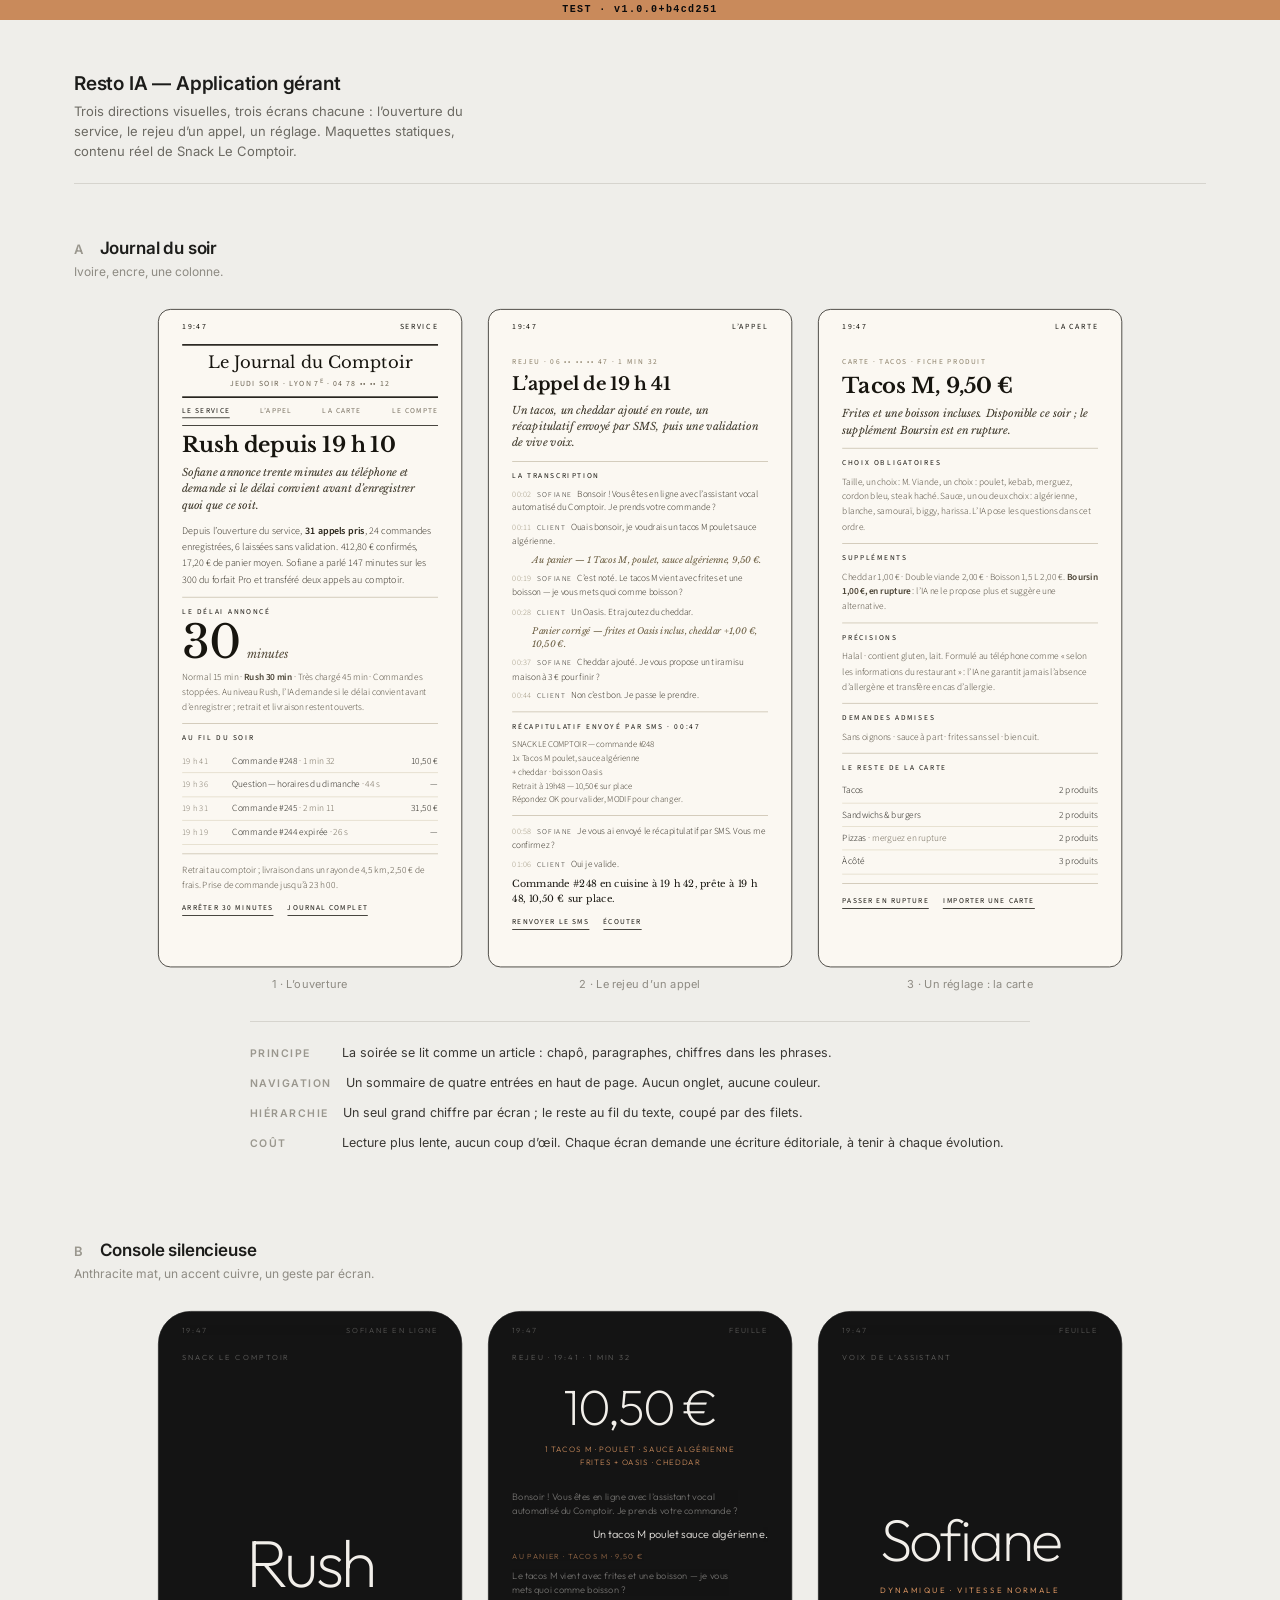
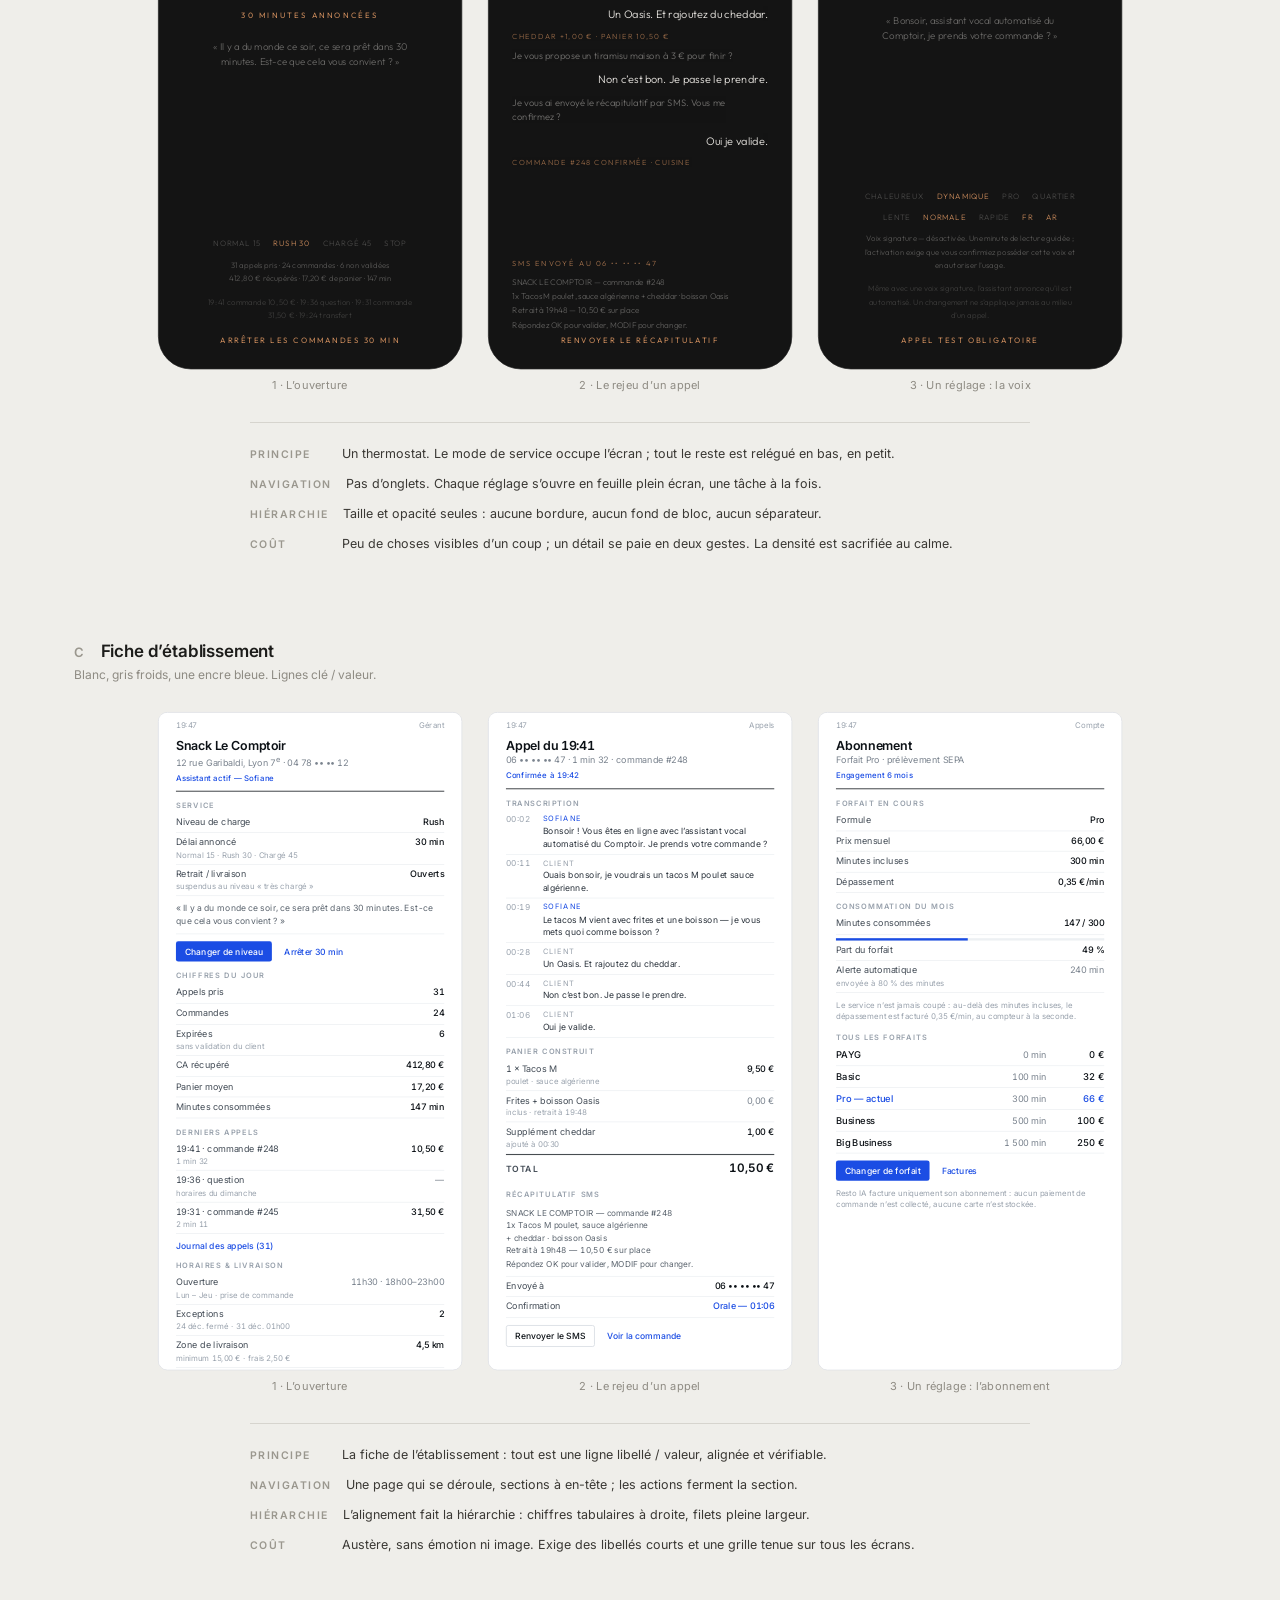
<file: directions/gerant.html>
<!DOCTYPE html>
<html lang="fr">
<head>
<meta charset="utf-8">
<meta name="viewport" content="width=device-width, initial-scale=1">
<title>Resto IA — Application gérant · trois directions</title>
<link rel="preconnect" href="https://fonts.googleapis.com">
<link rel="preconnect" href="https://fonts.gstatic.com" crossorigin>
<link href="https://fonts.googleapis.com/css2?family=Inter:wght@400;500;600&family=Libre+Baskerville:ital,wght@0,400;0,700;1,400&family=Outfit:wght@200;300;400;500&family=Source+Sans+3:wght@300;400;600&display=swap" rel="stylesheet">
<style>
/* =====================================================================
   PLANCHE — chrome neutre. Ne doit rien apporter aux maquettes.
   ===================================================================== */
*{box-sizing:border-box}
html,body{margin:0;padding:0}
body{
  background:#EFEEEA;color:#1C1C1A;
  font-family:Inter,-apple-system,BlinkMacSystemFont,"Segoe UI",sans-serif;
  -webkit-font-smoothing:antialiased;
}
.wrap{max-width:1180px;margin:0 auto;padding:52px 24px 110px}
.board-head{border-bottom:1px solid #D6D4CE;padding-bottom:22px;margin-bottom:54px}
.board-head h1{font-size:19px;font-weight:600;letter-spacing:-.01em;margin:0 0 6px}
.board-head p{font-size:13px;line-height:1.55;color:#6C6A63;margin:0;max-width:52ch}
.dir{margin-bottom:82px}
.dir-head{display:flex;align-items:baseline;gap:14px;margin-bottom:6px}
.dir-letter{font-size:13px;font-weight:600;letter-spacing:.2em;color:#9A978E}
.dir-name{font-size:17px;font-weight:600;letter-spacing:-.01em}
.dir-meta{font-size:12px;color:#8E8B83;margin:0 0 30px}

.screens{display:flex;flex-wrap:wrap;gap:26px;justify-content:center;align-items:flex-start}
.unit{display:flex;flex-direction:column;gap:9px;width:calc(390px * var(--k))}
.slot{width:calc(390px * var(--k));height:calc(844px * var(--k))}
.cap{font-size:11px;color:#8E8B83;letter-spacing:.02em;text-align:center}
.dev{width:390px;height:844px;transform:scale(var(--k));transform-origin:top left;overflow:hidden;position:relative}

:root{--k:.78}
@media (max-width:1150px){:root{--k:.64}}
@media (max-width:900px){:root{--k:.84}.wrap{padding:36px 16px 80px}.dir{margin-bottom:64px}}

.notes{margin:30px auto 0;max-width:780px;border-top:1px solid #D6D4CE;padding-top:16px}
.notes div{display:flex;gap:14px;font-size:12.5px;line-height:1.6;padding:5px 0}
.notes b{flex:0 0 78px;font-weight:600;color:#9A978E;font-size:10.5px;letter-spacing:.14em;text-transform:uppercase;padding-top:3px}
.notes span{color:#3A3834}

/* =====================================================================
   DIRECTION A — « Journal du soir ». Ivoire, encre, une colonne,
   filets pleine largeur. Aucun bloc, aucune ombre, aucun arrondi.
   ===================================================================== */
.ph-a{border-radius:16px;border:1px solid #23211C;background:#FBF8F2}
.a-page{height:100%;overflow:hidden;padding:0 30px 24px;color:#17150F;
  font-family:"Source Sans 3",sans-serif}
.a-status{display:flex;justify-content:space-between;align-items:center;
  height:44px;font-size:10px;letter-spacing:.2em;text-transform:uppercase;color:#17150F}
.a-mast{text-align:center}
.a-rulefat{border-top:2px solid #17150F}
.a-rule{border-top:1px solid #C9C1AE;margin:11px 0}
.a-mast-name{font-family:"Libre Baskerville",Georgia,serif;font-size:21px;letter-spacing:.01em;padding:9px 0 4px}
.a-mast-sub{font-size:10px;letter-spacing:.17em;text-transform:uppercase;color:#6B6353;padding-bottom:9px}
.a-som{display:flex;justify-content:space-between;padding:9px 0;border-bottom:1px solid #17150F}
.a-som a{font-size:9.5px;letter-spacing:.17em;text-transform:uppercase;color:#7A7263;text-decoration:none}
.a-som a.on{color:#17150F;border-bottom:1.5px solid #17150F;padding-bottom:2px}
.a-eyebrow{font-size:9.5px;letter-spacing:.22em;text-transform:uppercase;color:#8A7F68;margin:16px 0 8px}
.a-h1{font-family:"Libre Baskerville",Georgia,serif;font-weight:700;font-size:27px;
  line-height:1.2;letter-spacing:-.01em;margin:8px 0 8px}
.a-h1.sm{font-size:23px}
.a-chapo{font-family:"Libre Baskerville",Georgia,serif;font-style:italic;font-size:13.5px;
  line-height:1.58;color:#3B3527;margin:0 0 12px}
.a-p{font-size:12.8px;line-height:1.62;color:#2A251A;margin:0 0 9px;font-weight:300}
.a-p b{font-weight:600}
.a-p.small{font-size:12px;line-height:1.6;color:#4A4335}
.a-inter{font-size:9.5px;letter-spacing:.24em;text-transform:uppercase;color:#17150F;margin:0 0 8px}
.a-fig{display:flex;align-items:baseline;gap:9px;margin:0 0 10px}
.a-fig-n{font-family:"Libre Baskerville",Georgia,serif;font-size:58px;line-height:.86;letter-spacing:-.03em}
.a-fig-u{font-family:"Libre Baskerville",Georgia,serif;font-style:italic;font-size:15px;color:#5C5343}
.a-jline{display:flex;gap:12px;font-size:12px;line-height:1.45;padding:6px 0;
  border-bottom:1px solid #E2DBC8;font-weight:300}
.a-jline:last-child{border-bottom:0}
.a-jt{flex:0 0 52px;font-variant-numeric:tabular-nums;color:#7A7263;font-size:11px;letter-spacing:.04em;padding-top:1px}
.a-jx{flex:1}
.a-jx i{font-style:normal;color:#6B6353}
.a-jv{font-variant-numeric:tabular-nums;color:#17150F}
.a-actions{display:flex;flex-wrap:wrap;gap:18px;padding-top:4px}
.a-actions a{font-size:9.5px;letter-spacing:.18em;text-transform:uppercase;color:#17150F;
  text-decoration:none;border-bottom:1px solid #17150F;padding-bottom:2px}
/* transcription en dialogue de journal */
.a-line{font-size:11.9px;line-height:1.5;margin:0 0 7px;font-weight:300;color:#2A251A}
.a-t{font-variant-numeric:tabular-nums;color:#9A9179;font-size:10.5px;letter-spacing:.06em;margin-right:7px}
.a-who{font-size:9.5px;letter-spacing:.17em;text-transform:uppercase;color:#17150F;margin-right:6px}
.a-cart{font-family:"Libre Baskerville",Georgia,serif;font-style:italic;font-size:11.3px;
  line-height:1.45;color:#6B5E42;margin:0 0 7px;padding-left:26px}
.a-sms{font-size:11.3px;line-height:1.55;color:#3B3527;white-space:pre-line;font-weight:300;margin:0 0 8px}
.a-end{font-family:"Libre Baskerville",Georgia,serif;font-size:12.2px;line-height:1.5;margin:0 0 10px}

/* =====================================================================
   DIRECTION B — « Console silencieuse ». Anthracite mat, un seul
   accent cuivre. Hiérarchie par la taille et l'opacité, rien d'autre.
   ===================================================================== */
.ph-b{border-radius:42px;border:1px solid #2B2B2B;background:#141414}
.b-page{height:100%;overflow:hidden;background:#141414;color:#F2EFEA;
  font-family:Outfit,sans-serif;display:flex;flex-direction:column;padding:0 30px 30px}
.b-status{height:46px;display:flex;align-items:center;justify-content:space-between;
  font-size:9.5px;letter-spacing:.22em;text-transform:uppercase;opacity:.3;font-weight:300}
.b-top{font-size:9.5px;letter-spacing:.26em;text-transform:uppercase;opacity:.34;font-weight:300;padding-top:6px}
.b-center{flex:1;display:flex;flex-direction:column;justify-content:center;align-items:center;text-align:center}
.b-mode{font-size:86px;font-weight:200;letter-spacing:-.045em;line-height:.95}
.b-mode.mid{font-size:70px}
.b-delay{font-size:10px;letter-spacing:.28em;text-transform:uppercase;color:#C98A5B;margin-top:20px;font-weight:400}
.b-say{font-size:12.5px;line-height:1.6;opacity:.38;font-weight:300;max-width:250px;margin-top:22px}
.b-foot{display:flex;flex-direction:column;gap:13px;align-items:center;text-align:center}
.b-dial{display:flex;gap:16px;justify-content:center;flex-wrap:wrap;
  font-size:10px;letter-spacing:.1em;text-transform:uppercase;font-weight:300}
.b-dial span{opacity:.24}
.b-dial span.on{opacity:1;color:#C98A5B}
.b-micro{font-size:10px;line-height:1.7;opacity:.3;font-weight:300;letter-spacing:.02em;max-width:280px}
.b-micro.dim{opacity:.18}
.b-act{font-size:10px;letter-spacing:.24em;text-transform:uppercase;color:#C98A5B;font-weight:400;padding-top:4px}
/* feuille de rejeu */
.b-total{font-size:64px;font-weight:200;letter-spacing:-.04em;line-height:1;text-align:center;padding-top:26px}
.b-basket{font-size:10px;letter-spacing:.14em;text-transform:uppercase;color:#C98A5B;
  text-align:center;margin-top:14px;font-weight:300;line-height:1.7}
.b-tr{flex:1;padding-top:26px;display:flex;flex-direction:column;gap:11px;overflow:hidden}
.b-bot{font-size:12px;line-height:1.52;opacity:.42;font-weight:300;margin:0;max-width:290px}
.b-me{font-size:14px;line-height:1.45;opacity:.95;font-weight:300;margin:0 0 0 auto;max-width:280px;text-align:right}
.b-sys{font-size:9.5px;letter-spacing:.16em;text-transform:uppercase;color:#C98A5B;opacity:.72;margin:0;font-weight:300}
.b-smslab{font-size:9.5px;letter-spacing:.24em;text-transform:uppercase;color:#C98A5B;opacity:.8;margin:0 0 9px;font-weight:300}
.b-sms{font-size:10.5px;line-height:1.75;opacity:.34;font-weight:300;white-space:pre-line;margin:0}
.b-block{padding-top:18px}
.b-name{font-size:76px;font-weight:200;letter-spacing:-.045em;line-height:1}

/* =====================================================================
   DIRECTION C — « Fiche d'établissement ». Blanc pur, gris froids,
   une encre bleue. Grille stricte, lignes clé / valeur, filets.
   ===================================================================== */
.ph-c{border-radius:12px;border:1px solid #DCDFE5;background:#FFFFFF}
.c-page{height:100%;overflow:hidden;background:#fff;color:#0C1116;
  font-family:Inter,sans-serif;padding:0 22px 6px;font-feature-settings:"tnum" 1}
.c-status{height:32px;display:flex;align-items:center;justify-content:space-between;
  font-size:10px;color:#9AA3AE;font-variant-numeric:tabular-nums}
.c-head{padding:0 0 9px;border-bottom:1px solid #0C1116}
.c-title{font-size:16px;font-weight:600;letter-spacing:-.015em;margin:0 0 2px}
.c-subtitle{font-size:11.5px;color:#7A838E;margin:0}
.c-tag{font-size:10px;color:#1B4DE4;font-weight:500;letter-spacing:.02em;margin-top:4px;display:inline-block}
.c-sec{font-size:9.5px;letter-spacing:.14em;text-transform:uppercase;color:#98A1AC;
  font-weight:600;padding:12px 0 4px}
.c-row{display:flex;justify-content:space-between;align-items:baseline;gap:14px;
  padding:5px 0;border-bottom:1px solid #EDF0F3}
.c-k{font-size:11.5px;line-height:1.35;color:#434C56;display:flex;flex-direction:column;gap:1px}
.c-k em{font-style:normal;font-size:10px;line-height:1.3;color:#9AA3AE}
.c-v{font-size:11.5px;font-weight:500;color:#0C1116;font-variant-numeric:tabular-nums;
  text-align:right;white-space:nowrap}
.c-v.blue{color:#1B4DE4}
.c-v.mute{font-weight:400;color:#7A838E}
.c-full{font-size:11px;line-height:1.55;color:#5C656F;padding:7px 0;border-bottom:1px solid #EDF0F3}
.c-note{font-size:10px;line-height:1.55;color:#98A1AC;padding:8px 0 0}
.c-act{display:flex;align-items:center;gap:16px;padding:9px 0 0}
.c-btn{font-family:inherit;font-size:11px;font-weight:500;color:#fff;background:#1B4DE4;
  border:0;border-radius:3px;padding:6px 11px;letter-spacing:.01em}
.c-btn.ghost{background:#fff;color:#0C1116;border:1px solid #D5DAE1}
.c-lnk{font-size:11px;color:#1B4DE4;text-decoration:none;font-weight:500}
.c-tr{display:grid;grid-template-columns:38px 1fr;gap:9px;padding:4px 0;border-bottom:1px solid #EDF0F3}
.c-tt{font-size:10.5px;color:#9AA3AE;font-variant-numeric:tabular-nums;padding-top:1px}
.c-tx{font-size:11px;line-height:1.45;color:#2B333C}
.c-tx em{display:block;font-style:normal;font-size:9.5px;letter-spacing:.12em;
  text-transform:uppercase;color:#98A1AC;margin-bottom:2px}
.c-tx.ai em{color:#1B4DE4}
.c-pre{font-size:10.5px;line-height:1.55;color:#5C656F;white-space:pre-line;
  padding:7px 0;border-bottom:1px solid #EDF0F3}
.c-tot{display:flex;justify-content:space-between;align-items:baseline;padding:7px 0;border-top:1px solid #0C1116}
.c-tot span:first-child{font-size:11px;letter-spacing:.12em;text-transform:uppercase;color:#434C56;font-weight:600}
.c-tot span:last-child{font-size:15px;font-weight:600;font-variant-numeric:tabular-nums}
.c-3{display:grid;grid-template-columns:1fr auto auto;gap:14px;align-items:baseline;
  padding:6px 0;border-bottom:1px solid #EDF0F3}
.c-3 b{font-size:12px;font-weight:500}
.c-3 i{font-style:normal;font-size:11.5px;color:#7A838E;font-variant-numeric:tabular-nums;text-align:right;min-width:56px}
.c-3 u{text-decoration:none;font-size:12px;font-weight:500;font-variant-numeric:tabular-nums;text-align:right;min-width:60px}
.c-3.on b,.c-3.on u{color:#1B4DE4}
.c-bar{height:3px;background:#EDF0F3;margin:4px 0 0;position:relative}
.c-bar span{position:absolute;left:0;top:0;bottom:0;width:49%;background:#1B4DE4}
</style>
<meta name="robots" content="noindex, nofollow"><style>.envb{position:fixed;top:0;left:0;right:0;z-index:99999;height:20px;display:flex;align-items:center;justify-content:center;gap:8px;background:#C98A5B;color:#0B0B0C;font:600 10px/1 ui-monospace,SFMono-Regular,Menlo,monospace;letter-spacing:.14em;pointer-events:none}body{padding-top:20px!important} print{.envb{display:none}}</style></head>
<body><div class="envb">TEST · v1.0.0+b4cd251</div>
<div class="wrap">

  <div class="board-head">
    <h1>Resto IA — Application gérant</h1>
    <p>Trois directions visuelles, trois écrans chacune : l’ouverture du service, le rejeu d’un appel, un réglage. Maquettes statiques, contenu réel de Snack Le Comptoir.</p>
  </div>

  <!-- ==================================================================
       A — JOURNAL DU SOIR
       ================================================================== -->
  <section class="dir">
    <div class="dir-head"><span class="dir-letter">A</span><span class="dir-name">Journal du soir</span></div>
    <p class="dir-meta">Ivoire, encre, une colonne.</p>

    <div class="screens">

      <!-- A1 · ouverture -->
      <div class="unit">
        <div class="slot"><div class="dev ph-a"><div class="a-page">
          <div class="a-status"><span>19:47</span><span>Service</span></div>
          <div class="a-mast">
            <div class="a-rulefat"></div>
            <div class="a-mast-name">Le Journal du Comptoir</div>
            <div class="a-mast-sub">Jeudi soir · Lyon 7<sup>e</sup> · 04 78 •• •• 12</div>
            <div class="a-rulefat"></div>
          </div>
          <nav class="a-som">
            <a class="on">Le service</a><a>L’appel</a><a>La carte</a><a>Le compte</a>
          </nav>

          <h1 class="a-h1">Rush depuis 19 h 10</h1>
          <p class="a-chapo">Sofiane annonce trente minutes au téléphone et demande si le délai convient avant d’enregistrer quoi que ce soit.</p>
          <p class="a-p">Depuis l’ouverture du service, <b>31 appels pris</b>, 24 commandes enregistrées, 6 laissées sans validation. 412,80 € confirmés, 17,20 € de panier moyen. Sofiane a parlé 147 minutes sur les 300 du forfait Pro et transféré deux appels au comptoir.</p>

          <div class="a-rule"></div>
          <div class="a-inter">Le délai annoncé</div>
          <div class="a-fig"><span class="a-fig-n">30</span><span class="a-fig-u">minutes</span></div>
          <p class="a-p small">Normal 15 min · <b>Rush 30 min</b> · Très chargé 45 min · Commandes stoppées. Au niveau Rush, l’IA demande si le délai convient avant d’enregistrer ; retrait et livraison restent ouverts.</p>

          <div class="a-rule"></div>
          <div class="a-inter">Au fil du soir</div>
          <div class="a-jline"><span class="a-jt">19 h 41</span><span class="a-jx">Commande #248 <i>· 1 min 32</i></span><span class="a-jv">10,50 €</span></div>
          <div class="a-jline"><span class="a-jt">19 h 36</span><span class="a-jx">Question — horaires du dimanche <i>· 44 s</i></span><span class="a-jv">—</span></div>
          <div class="a-jline"><span class="a-jt">19 h 31</span><span class="a-jx">Commande #245 <i>· 2 min 11</i></span><span class="a-jv">31,50 €</span></div>
          <div class="a-jline"><span class="a-jt">19 h 19</span><span class="a-jx">Commande #244 expirée <i>· 26 s</i></span><span class="a-jv">—</span></div>

          <div class="a-rule"></div>
          <p class="a-p small">Retrait au comptoir ; livraison dans un rayon de 4,5 km, 2,50 € de frais. Prise de commande jusqu’à 23 h 00.</p>
          <div class="a-actions"><a>Arrêter 30 minutes</a><a>Journal complet</a></div>
        </div></div></div>
        <div class="cap">1 · L’ouverture</div>
      </div>

      <!-- A2 · rejeu d'appel -->
      <div class="unit">
        <div class="slot"><div class="dev ph-a"><div class="a-page">
          <div class="a-status"><span>19:47</span><span>L’appel</span></div>
          <div class="a-eyebrow">Rejeu · 06 •• •• •• 47 · 1 min 32</div>
          <h1 class="a-h1 sm">L’appel de 19 h 41</h1>
          <p class="a-chapo">Un tacos, un cheddar ajouté en route, un récapitulatif envoyé par SMS, puis une validation de vive voix.</p>
          <div class="a-rule"></div>
          <div class="a-inter">La transcription</div>

          <p class="a-line"><span class="a-t">00:02</span><span class="a-who">Sofiane</span>Bonsoir ! Vous êtes en ligne avec l’assistant vocal automatisé du Comptoir. Je prends votre commande ?</p>
          <p class="a-line"><span class="a-t">00:11</span><span class="a-who">Client</span>Ouais bonsoir, je voudrais un tacos M poulet sauce algérienne.</p>
          <p class="a-cart">Au panier — 1 Tacos M, poulet, sauce algérienne, 9,50 €.</p>
          <p class="a-line"><span class="a-t">00:19</span><span class="a-who">Sofiane</span>C’est noté. Le tacos M vient avec frites et une boisson — je vous mets quoi comme boisson ?</p>
          <p class="a-line"><span class="a-t">00:28</span><span class="a-who">Client</span>Un Oasis. Et rajoutez du cheddar.</p>
          <p class="a-cart">Panier corrigé — frites et Oasis inclus, cheddar +1,00 €, 10,50 €.</p>
          <p class="a-line"><span class="a-t">00:37</span><span class="a-who">Sofiane</span>Cheddar ajouté. Je vous propose un tiramisu maison à 3 € pour finir ?</p>
          <p class="a-line"><span class="a-t">00:44</span><span class="a-who">Client</span>Non c’est bon. Je passe le prendre.</p>

          <div class="a-rule"></div>
          <div class="a-inter">Récapitulatif envoyé par SMS · 00:47</div>
          <p class="a-sms">SNACK LE COMPTOIR — commande #248
1x Tacos M poulet, sauce algérienne
   + cheddar · boisson Oasis
Retrait à 19h48 — 10,50 € sur place
Répondez OK pour valider, MODIF pour changer.</p>
          <div class="a-rule"></div>

          <p class="a-line"><span class="a-t">00:58</span><span class="a-who">Sofiane</span>Je vous ai envoyé le récapitulatif par SMS. Vous me confirmez ?</p>
          <p class="a-line"><span class="a-t">01:06</span><span class="a-who">Client</span>Oui je valide.</p>
          <p class="a-end">Commande #248 en cuisine à 19 h 42, prête à 19 h 48, 10,50 € sur place.</p>
          <div class="a-actions"><a>Renvoyer le SMS</a><a>Écouter</a></div>
        </div></div></div>
        <div class="cap">2 · Le rejeu d’un appel</div>
      </div>

      <!-- A3 · la carte -->
      <div class="unit">
        <div class="slot"><div class="dev ph-a"><div class="a-page">
          <div class="a-status"><span>19:47</span><span>La carte</span></div>
          <div class="a-eyebrow">Carte · Tacos · fiche produit</div>
          <h1 class="a-h1">Tacos M, 9,50 €</h1>
          <p class="a-chapo">Frites et une boisson incluses. Disponible ce soir ; le supplément Boursin est en rupture.</p>
          <div class="a-rule"></div>

          <div class="a-inter">Choix obligatoires</div>
          <p class="a-p small">Taille, un choix : M. Viande, un choix : poulet, kebab, merguez, cordon bleu, steak haché. Sauce, un ou deux choix : algérienne, blanche, samouraï, biggy, harissa. L’IA pose les questions dans cet ordre.</p>
          <div class="a-rule"></div>

          <div class="a-inter">Suppléments</div>
          <p class="a-p small">Cheddar 1,00 € · Double viande 2,00 € · Boisson 1,5 L 2,00 €. <b>Boursin 1,00 €, en rupture</b> : l’IA ne le propose plus et suggère une alternative.</p>
          <div class="a-rule"></div>

          <div class="a-inter">Précisions</div>
          <p class="a-p small">Halal · contient gluten, lait. Formulé au téléphone comme « selon les informations du restaurant » : l’IA ne garantit jamais l’absence d’allergène et transfère en cas d’allergie.</p>
          <div class="a-rule"></div>

          <div class="a-inter">Demandes admises</div>
          <p class="a-p small">Sans oignons · sauce à part · frites sans sel · bien cuit.</p>
          <div class="a-rule"></div>

          <div class="a-inter">Le reste de la carte</div>
          <div class="a-jline"><span class="a-jx">Tacos</span><span class="a-jv">2 produits</span></div>
          <div class="a-jline"><span class="a-jx">Sandwichs &amp; burgers</span><span class="a-jv">2 produits</span></div>
          <div class="a-jline"><span class="a-jx">Pizzas <i>· merguez en rupture</i></span><span class="a-jv">2 produits</span></div>
          <div class="a-jline"><span class="a-jx">À côté</span><span class="a-jv">3 produits</span></div>
          <div class="a-rule"></div>
          <div class="a-actions"><a>Passer en rupture</a><a>Importer une carte</a></div>
        </div></div></div>
        <div class="cap">3 · Un réglage : la carte</div>
      </div>

    </div>

    <div class="notes">
      <div><b>Principe</b><span>La soirée se lit comme un article : chapô, paragraphes, chiffres dans les phrases.</span></div>
      <div><b>Navigation</b><span>Un sommaire de quatre entrées en haut de page. Aucun onglet, aucune couleur.</span></div>
      <div><b>Hiérarchie</b><span>Un seul grand chiffre par écran ; le reste au fil du texte, coupé par des filets.</span></div>
      <div><b>Coût</b><span>Lecture plus lente, aucun coup d’œil. Chaque écran demande une écriture éditoriale, à tenir à chaque évolution.</span></div>
    </div>
  </section>

  <!-- ==================================================================
       B — CONSOLE SILENCIEUSE
       ================================================================== -->
  <section class="dir">
    <div class="dir-head"><span class="dir-letter">B</span><span class="dir-name">Console silencieuse</span></div>
    <p class="dir-meta">Anthracite mat, un accent cuivre, un geste par écran.</p>

    <div class="screens">

      <!-- B1 · ouverture -->
      <div class="unit">
        <div class="slot"><div class="dev ph-b"><div class="b-page">
          <div class="b-status"><span>19:47</span><span>Sofiane en ligne</span></div>
          <div class="b-top">Snack Le Comptoir</div>
          <div class="b-center">
            <div class="b-mode">Rush</div>
            <div class="b-delay">30 minutes annoncées</div>
            <div class="b-say">« Il y a du monde ce soir, ce sera prêt dans 30 minutes. Est-ce que cela vous convient ? »</div>
          </div>
          <div class="b-foot">
            <div class="b-dial"><span>Normal 15</span><span class="on">Rush 30</span><span>Chargé 45</span><span>Stop</span></div>
            <div class="b-micro">31 appels pris · 24 commandes · 6 non validées<br>412,80 € récupérés · 17,20 € de panier · 147 min</div>
            <div class="b-micro dim">19:41 commande 10,50 € · 19:36 question · 19:31 commande 31,50 € · 19:24 transfert</div>
            <div class="b-act">Arrêter les commandes 30 min</div>
          </div>
        </div></div></div>
        <div class="cap">1 · L’ouverture</div>
      </div>

      <!-- B2 · rejeu d'appel -->
      <div class="unit">
        <div class="slot"><div class="dev ph-b"><div class="b-page">
          <div class="b-status"><span>19:47</span><span>Feuille</span></div>
          <div class="b-top">Rejeu · 19:41 · 1 min 32</div>
          <div class="b-total">10,50 €</div>
          <div class="b-basket">1 Tacos M · poulet · sauce algérienne<br>frites + Oasis · cheddar</div>
          <div class="b-tr">
            <p class="b-bot">Bonsoir ! Vous êtes en ligne avec l’assistant vocal automatisé du Comptoir. Je prends votre commande ?</p>
            <p class="b-me">Un tacos M poulet sauce algérienne.</p>
            <p class="b-sys">Au panier · Tacos M · 9,50 €</p>
            <p class="b-bot">Le tacos M vient avec frites et une boisson — je vous mets quoi comme boisson ?</p>
            <p class="b-me">Un Oasis. Et rajoutez du cheddar.</p>
            <p class="b-sys">Cheddar +1,00 € · panier 10,50 €</p>
            <p class="b-bot">Je vous propose un tiramisu maison à 3 € pour finir ?</p>
            <p class="b-me">Non c’est bon. Je passe le prendre.</p>
            <p class="b-bot">Je vous ai envoyé le récapitulatif par SMS. Vous me confirmez ?</p>
            <p class="b-me">Oui je valide.</p>
            <p class="b-sys">Commande #248 confirmée · cuisine</p>
          </div>
          <div class="b-block">
            <p class="b-smslab">SMS envoyé au 06 •• •• •• 47</p>
            <p class="b-sms">SNACK LE COMPTOIR — commande #248
1x Tacos M poulet, sauce algérienne + cheddar · boisson Oasis
Retrait à 19h48 — 10,50 € sur place
Répondez OK pour valider, MODIF pour changer.</p>
          </div>
          <div class="b-foot"><div class="b-act">Renvoyer le récapitulatif</div></div>
        </div></div></div>
        <div class="cap">2 · Le rejeu d’un appel</div>
      </div>

      <!-- B3 · la voix -->
      <div class="unit">
        <div class="slot"><div class="dev ph-b"><div class="b-page">
          <div class="b-status"><span>19:47</span><span>Feuille</span></div>
          <div class="b-top">Voix de l’assistant</div>
          <div class="b-center">
            <div class="b-name">Sofiane</div>
            <div class="b-delay">Dynamique · vitesse normale</div>
            <div class="b-say">« Bonsoir, assistant vocal automatisé du Comptoir, je prends votre commande ? »</div>
          </div>
          <div class="b-foot">
            <div class="b-dial"><span>Chaleureux</span><span class="on">Dynamique</span><span>Pro</span><span>Quartier</span></div>
            <div class="b-dial"><span>Lente</span><span class="on">Normale</span><span>Rapide</span><span class="on">FR</span><span class="on">AR</span></div>
            <div class="b-micro">Voix signature — désactivée. Une minute de lecture guidée ; l’activation exige que vous confirmiez posséder cette voix et en autoriser l’usage.</div>
            <div class="b-micro dim">Même avec une voix signature, l’assistant annonce qu’il est automatisé. Un changement ne s’applique jamais au milieu d’un appel.</div>
            <div class="b-act">Appel test obligatoire</div>
          </div>
        </div></div></div>
        <div class="cap">3 · Un réglage : la voix</div>
      </div>

    </div>

    <div class="notes">
      <div><b>Principe</b><span>Un thermostat. Le mode de service occupe l’écran ; tout le reste est relégué en bas, en petit.</span></div>
      <div><b>Navigation</b><span>Pas d’onglets. Chaque réglage s’ouvre en feuille plein écran, une tâche à la fois.</span></div>
      <div><b>Hiérarchie</b><span>Taille et opacité seules : aucune bordure, aucun fond de bloc, aucun séparateur.</span></div>
      <div><b>Coût</b><span>Peu de choses visibles d’un coup ; un détail se paie en deux gestes. La densité est sacrifiée au calme.</span></div>
    </div>
  </section>

  <!-- ==================================================================
       C — FICHE D'ÉTABLISSEMENT
       ================================================================== -->
  <section class="dir">
    <div class="dir-head"><span class="dir-letter">C</span><span class="dir-name">Fiche d’établissement</span></div>
    <p class="dir-meta">Blanc, gris froids, une encre bleue. Lignes clé / valeur.</p>

    <div class="screens">

      <!-- C1 · ouverture -->
      <div class="unit">
        <div class="slot"><div class="dev ph-c"><div class="c-page">
          <div class="c-status"><span>19:47</span><span>Gérant</span></div>
          <div class="c-head">
            <h2 class="c-title">Snack Le Comptoir</h2>
            <p class="c-subtitle">12 rue Garibaldi, Lyon 7<sup>e</sup> · 04 78 •• •• 12</p>
            <span class="c-tag">Assistant actif — Sofiane</span>
          </div>

          <div class="c-sec">Service</div>
          <div class="c-row"><span class="c-k">Niveau de charge</span><span class="c-v">Rush</span></div>
          <div class="c-row"><span class="c-k">Délai annoncé<em>Normal 15 · Rush 30 · Chargé 45</em></span><span class="c-v">30 min</span></div>
          <div class="c-row"><span class="c-k">Retrait / livraison<em>suspendus au niveau « très chargé »</em></span><span class="c-v">Ouverts</span></div>
          <div class="c-full">« Il y a du monde ce soir, ce sera prêt dans 30 minutes. Est-ce que cela vous convient ? »</div>
          <div class="c-act"><button class="c-btn">Changer de niveau</button><a class="c-lnk">Arrêter 30 min</a></div>

          <div class="c-sec">Chiffres du jour</div>
          <div class="c-row"><span class="c-k">Appels pris</span><span class="c-v">31</span></div>
          <div class="c-row"><span class="c-k">Commandes</span><span class="c-v">24</span></div>
          <div class="c-row"><span class="c-k">Expirées<em>sans validation du client</em></span><span class="c-v">6</span></div>
          <div class="c-row"><span class="c-k">CA récupéré</span><span class="c-v">412,80 €</span></div>
          <div class="c-row"><span class="c-k">Panier moyen</span><span class="c-v">17,20 €</span></div>
          <div class="c-row"><span class="c-k">Minutes consommées</span><span class="c-v">147 min</span></div>

          <div class="c-sec">Derniers appels</div>
          <div class="c-row"><span class="c-k">19:41 · commande #248<em>1 min 32</em></span><span class="c-v">10,50 €</span></div>
          <div class="c-row"><span class="c-k">19:36 · question<em>horaires du dimanche</em></span><span class="c-v mute">—</span></div>
          <div class="c-row"><span class="c-k">19:31 · commande #245<em>2 min 11</em></span><span class="c-v">31,50 €</span></div>
          <div class="c-act"><a class="c-lnk">Journal des appels (31)</a></div>

          <div class="c-sec">Horaires &amp; livraison</div>
          <div class="c-row"><span class="c-k">Ouverture<em>Lun – Jeu · prise de commande</em></span><span class="c-v mute">11h30 · 18h00–23h00</span></div>
          <div class="c-row"><span class="c-k">Exceptions<em>24 déc. fermé · 31 déc. 01h00</em></span><span class="c-v">2</span></div>
          <div class="c-row"><span class="c-k">Zone de livraison<em>minimum 15,00 € · frais 2,50 €</em></span><span class="c-v">4,5 km</span></div>
        </div></div></div>
        <div class="cap">1 · L’ouverture</div>
      </div>

      <!-- C2 · rejeu d'appel -->
      <div class="unit">
        <div class="slot"><div class="dev ph-c"><div class="c-page">
          <div class="c-status"><span>19:47</span><span>Appels</span></div>
          <div class="c-head">
            <h2 class="c-title">Appel du 19:41</h2>
            <p class="c-subtitle">06 •• •• •• 47 · 1 min 32 · commande #248</p>
            <span class="c-tag">Confirmée à 19:42</span>
          </div>

          <div class="c-sec">Transcription</div>
          <div class="c-tr"><span class="c-tt">00:02</span><span class="c-tx ai"><em>Sofiane</em>Bonsoir ! Vous êtes en ligne avec l’assistant vocal automatisé du Comptoir. Je prends votre commande ?</span></div>
          <div class="c-tr"><span class="c-tt">00:11</span><span class="c-tx"><em>Client</em>Ouais bonsoir, je voudrais un tacos M poulet sauce algérienne.</span></div>
          <div class="c-tr"><span class="c-tt">00:19</span><span class="c-tx ai"><em>Sofiane</em>Le tacos M vient avec frites et une boisson — je vous mets quoi comme boisson ?</span></div>
          <div class="c-tr"><span class="c-tt">00:28</span><span class="c-tx"><em>Client</em>Un Oasis. Et rajoutez du cheddar.</span></div>
          <div class="c-tr"><span class="c-tt">00:44</span><span class="c-tx"><em>Client</em>Non c’est bon. Je passe le prendre.</span></div>
          <div class="c-tr"><span class="c-tt">01:06</span><span class="c-tx"><em>Client</em>Oui je valide.</span></div>

          <div class="c-sec">Panier construit</div>
          <div class="c-row"><span class="c-k">1 × Tacos M<em>poulet · sauce algérienne</em></span><span class="c-v">9,50 €</span></div>
          <div class="c-row"><span class="c-k">Frites + boisson Oasis<em>inclus · retrait à 19:48</em></span><span class="c-v mute">0,00 €</span></div>
          <div class="c-row"><span class="c-k">Supplément cheddar<em>ajouté à 00:30</em></span><span class="c-v">1,00 €</span></div>
          <div class="c-tot"><span>Total</span><span>10,50 €</span></div>

          <div class="c-sec">Récapitulatif SMS</div>
          <div class="c-pre">SNACK LE COMPTOIR — commande #248
1x Tacos M poulet, sauce algérienne
   + cheddar · boisson Oasis
Retrait à 19h48 — 10,50 € sur place
Répondez OK pour valider, MODIF pour changer.</div>
          <div class="c-row"><span class="c-k">Envoyé à</span><span class="c-v">06 •• •• •• 47</span></div>
          <div class="c-row"><span class="c-k">Confirmation</span><span class="c-v blue">Orale — 01:06</span></div>
          <div class="c-act"><button class="c-btn ghost">Renvoyer le SMS</button><a class="c-lnk">Voir la commande</a></div>
        </div></div></div>
        <div class="cap">2 · Le rejeu d’un appel</div>
      </div>

      <!-- C3 · abonnement -->
      <div class="unit">
        <div class="slot"><div class="dev ph-c"><div class="c-page">
          <div class="c-status"><span>19:47</span><span>Compte</span></div>
          <div class="c-head">
            <h2 class="c-title">Abonnement</h2>
            <p class="c-subtitle">Forfait Pro · prélèvement SEPA</p>
            <span class="c-tag">Engagement 6 mois</span>
          </div>

          <div class="c-sec">Forfait en cours</div>
          <div class="c-row"><span class="c-k">Formule</span><span class="c-v">Pro</span></div>
          <div class="c-row"><span class="c-k">Prix mensuel</span><span class="c-v">66,00 €</span></div>
          <div class="c-row"><span class="c-k">Minutes incluses</span><span class="c-v">300 min</span></div>
          <div class="c-row"><span class="c-k">Dépassement</span><span class="c-v">0,35 €/min</span></div>

          <div class="c-sec">Consommation du mois</div>
          <div class="c-row"><span class="c-k">Minutes consommées</span><span class="c-v">147 / 300</span></div>
          <div class="c-bar"><span></span></div>
          <div class="c-row"><span class="c-k">Part du forfait</span><span class="c-v">49 %</span></div>
          <div class="c-row"><span class="c-k">Alerte automatique<em>envoyée à 80 % des minutes</em></span><span class="c-v mute">240 min</span></div>
          <div class="c-note">Le service n’est jamais coupé : au-delà des minutes incluses, le dépassement est facturé 0,35 €/min, au compteur à la seconde.</div>

          <div class="c-sec">Tous les forfaits</div>
          <div class="c-3"><b>PAYG</b><i>0 min</i><u>0 €</u></div>
          <div class="c-3"><b>Basic</b><i>100 min</i><u>32 €</u></div>
          <div class="c-3 on"><b>Pro — actuel</b><i>300 min</i><u>66 €</u></div>
          <div class="c-3"><b>Business</b><i>500 min</i><u>100 €</u></div>
          <div class="c-3"><b>Big Business</b><i>1 500 min</i><u>250 €</u></div>
          <div class="c-act"><button class="c-btn">Changer de forfait</button><a class="c-lnk">Factures</a></div>

          <div class="c-note">Resto IA facture uniquement son abonnement : aucun paiement de commande n’est collecté, aucune carte n’est stockée.</div>
        </div></div></div>
        <div class="cap">3 · Un réglage : l’abonnement</div>
      </div>

    </div>

    <div class="notes">
      <div><b>Principe</b><span>La fiche de l’établissement : tout est une ligne libellé / valeur, alignée et vérifiable.</span></div>
      <div><b>Navigation</b><span>Une page qui se déroule, sections à en-tête ; les actions ferment la section.</span></div>
      <div><b>Hiérarchie</b><span>L’alignement fait la hiérarchie : chiffres tabulaires à droite, filets pleine largeur.</span></div>
      <div><b>Coût</b><span>Austère, sans émotion ni image. Exige des libellés courts et une grille tenue sur tous les écrans.</span></div>
    </div>
  </section>

</div>
</body>
</html>
</file>
<file: v1/src/theme.css>
/* =======================================================================
   Resto IA — couche visuelle reprise de devis60.
   1. la feuille de style de l'application      (devis60/src/app-html.js)
   2. les ajustements v2 du meme fichier        (animations, navigation)
   3. theme.js — la couche bleu nuit injectee par le Worker en production

   La « passe atelier » de devis60 a ete ECARTEE : elle force les boutons en
   dore avec des !important poses sur des selecteurs generiques
   ([class*='cta'], [class*='card']), ce qui rendait toute correction
   d'ergonomie impossible. Ce qui la remplace est dans skin.css.
   ======================================================================= */

/* ---------- 1. feuille de style de l'application ---------- */
  :root{
    --bg:#0B0A08; --surface:#151310; --surface-2:#1D1A15; --surface-3:#28241C;
    --ink:#F5EFE0; --ink-2:#C9BFA0; --ink-3:#8C8368;
    --rule:#2E2A1E; --rule-strong:#473F28;
    --accent:#DDB84A; --accent-ink:#F0CE72; --accent-soft:#2A2410; --accent-text:#191204; --accent-metal:linear-gradient(120deg,#FFF6DC 0%,#F0CE72 14%,#C9A227 30%,#8A6A18 44%,#DDB84A 58%,#FFF0C2 72%,#B8912A 88%,#F0CE72 100%);
    --warn:#D89350; --warn-soft:#332612;
    --bad:#E0776E; --bad-soft:#3A1E1B;
    --page:#000000; --bezel:#1A1712; --bezel-2:#000000;
    --subn-bg:#1B1B1B; --subn-bg-2:#222222; --subn-bg-3:#2A2A2A;
    --subn-ink:#F2F2F2; --subn-ink-2:#ADADAD; --subn-ink-3:#828282;
    --subn-border:#333333; --subn-border-strong:#454545;
    --subn-cta-bg:#F2F2F2; --subn-cta-ink:#141414;
    --f-display:"Playfair Display","Iowan Old Style",Georgia,serif;
    --f-body:"Montserrat","Segoe UI",Helvetica,Arial,sans-serif;
    --f-mono:"IBM Plex Mono",ui-monospace,"SF Mono",Menlo,monospace;
  }
  @media (prefers-color-scheme:dark){
    :root:not([data-theme="light"]){
      --bg:#080706; --surface:#121110; --surface-2:#1A1712; --surface-3:#242018;
      --ink:#F5EFE0; --ink-2:#C9BFA0; --ink-3:#8C8368;
      --rule:#2A261B; --rule-strong:#423B25;
      --accent:#DDB84A; --accent-ink:#F0CE72; --accent-soft:#241F0D; --accent-text:#191204; --accent-metal:linear-gradient(120deg,#FFF6DC 0%,#F0CE72 14%,#C9A227 30%,#8A6A18 44%,#DDB84A 58%,#FFF0C2 72%,#B8912A 88%,#F0CE72 100%);
      --warn:#D89350; --warn-soft:#332612;
      --bad:#E0776E; --bad-soft:#3A1E1B;
      --page:#000000; --bezel:#141210; --bezel-2:#000000;
      --subn-bg:#1B1B1B; --subn-bg-2:#222222; --subn-bg-3:#2A2A2A;
      --subn-ink:#F2F2F2; --subn-ink-2:#ADADAD; --subn-ink-3:#828282;
      --subn-border:#333333; --subn-border-strong:#454545;
      --subn-cta-bg:#F2F2F2; --subn-cta-ink:#141414;
    }
  }
  :root[data-theme="dark"]{
    --bg:#080706; --surface:#121110; --surface-2:#1A1712; --surface-3:#242018;
    --ink:#F5EFE0; --ink-2:#C9BFA0; --ink-3:#8C8368;
    --rule:#2A261B; --rule-strong:#423B25;
    --accent:#DDB84A; --accent-ink:#F0CE72; --accent-soft:#241F0D; --accent-text:#191204; --accent-metal:linear-gradient(120deg,#FFF6DC 0%,#F0CE72 14%,#C9A227 30%,#8A6A18 44%,#DDB84A 58%,#FFF0C2 72%,#B8912A 88%,#F0CE72 100%);
    --warn:#D89350; --warn-soft:#332612;
    --bad:#E0776E; --bad-soft:#3A1E1B;
    --page:#000000; --bezel:#141210; --bezel-2:#000000;
    --subn-bg:#1B1B1B; --subn-bg-2:#222222; --subn-bg-3:#2A2A2A;
    --subn-ink:#F2F2F2; --subn-ink-2:#ADADAD; --subn-ink-3:#828282;
    --subn-border:#333333; --subn-border-strong:#454545;
    --subn-cta-bg:#F2F2F2; --subn-cta-ink:#141414;
  }
  :root[data-theme="light"]{
    --bg:#F7F5EC; --surface:#FFFFFF; --surface-2:#F1EDDF; --surface-3:#E6E0CC;
    --ink:#211E15; --ink-2:#5C5640; --ink-3:#8C8368;
    --rule:#E4DFCC; --rule-strong:#CFC7A8;
    --accent:#B8912A; --accent-ink:#8A6A18; --accent-soft:#F6EDD2; --accent-text:#191204; --accent-metal:linear-gradient(120deg,#FFF6DC 0%,#F0CE72 14%,#C9A227 30%,#8A6A18 44%,#DDB84A 58%,#FFF0C2 72%,#B8912A 88%,#F0CE72 100%);
    --warn:#9E5A16; --warn-soft:#F5E9DA;
    --bad:#A63A3A; --bad-soft:#F5E4E2;
    --page:#EDE8D8; --bezel:#26241F; --bezel-2:#100F0D;
    --subn-bg:#FFFFFF; --subn-bg-2:#F3F3F3; --subn-bg-3:#E9E9E9;
    --subn-ink:#1A1A1A; --subn-ink-2:#5C5C5C; --subn-ink-3:#8A8A8A;
    --subn-border:#E2E2E2; --subn-border-strong:#CFCFCF;
    --subn-cta-bg:#1A1A1A; --subn-cta-ink:#FFFFFF;
  }

  *{box-sizing:border-box}
  body{background:var(--page);color:var(--ink);font-family:var(--f-body);margin:0;min-height:100vh;-webkit-font-smoothing:antialiased;display:flex;flex-direction:column;align-items:center;padding:26px 16px 40px;gap:12px}
  button{font-family:inherit}
  button:focus-visible,input:focus-visible{outline:2px solid var(--accent);outline-offset:2px}

  .caption{font-family:var(--f-mono);font-size:12.5px;letter-spacing:.08em;text-transform:uppercase;color:color-mix(in srgb, var(--ink) 45%, var(--page));display:flex;align-items:center;gap:8px;text-align:center}
  .caption .dot{width:6px;height:6px;border-radius:50%;background:var(--accent);flex:none;animation:pulse 2.2s ease-in-out infinite}
  @media (prefers-reduced-motion:reduce){ .caption .dot{animation:none} }
  @keyframes pulse{0%,100%{opacity:1}50%{opacity:.3}}

  .device{width:min(390px,100%);padding:11px;border-radius:40px;background:linear-gradient(160deg,var(--bezel),var(--bezel-2));box-shadow:0 30px 60px -25px rgba(0,0,0,.5),inset 0 0 0 1px rgba(255,255,255,.05);position:relative}
  .notch{position:absolute;top:11px;left:50%;transform:translateX(-50%);width:120px;height:24px;background:var(--bezel-2);border-radius:0 0 16px 16px;z-index:5}

  .viewport{width:100%;height:748px;border-radius:29px;overflow:hidden;position:relative;background:var(--bg)}
  .home,.screen{position:absolute;inset:0;display:flex;flex-direction:column}
  .home{z-index:1;background:
      radial-gradient(120% 90% at 15% 0%, #4a3c14 0%, transparent 55%),
      linear-gradient(165deg,#1a1610 0%,#100d09 45%,#000000 100%)}
  .screen{z-index:2;display:none;background:var(--bg);color:var(--ink);overflow:hidden}

  .statusbar{height:28px;flex:none;display:flex;align-items:center;justify-content:space-between;padding:0 26px;font-family:var(--f-mono);font-size:13.5px;font-weight:500;color:#fff}
  .screen .statusbar{color:var(--ink)}
  .statusbar .icons{display:flex;align-items:center;gap:5px}
  .statusbar svg{width:15px;height:15px}

  /* home screen */
  .iconsgrid{display:grid;grid-template-columns:repeat(3,1fr);gap:22px 10px;padding:22px 22px 0}
  .appicon{display:flex;flex-direction:column;align-items:center;gap:6px;cursor:pointer;position:relative;-webkit-tap-highlight-color:transparent;background:none;border:none;padding:0;font-family:inherit}
  .appicon .glyph{width:58px;height:58px;border-radius:16px;overflow:hidden;background:#1A1712;display:flex;align-items:center;justify-content:center;box-shadow:0 3px 8px rgba(0,0,0,.3);transition:transform .12s ease}
  .appicon:active .glyph{transform:scale(.88)}
  .appicon svg{width:27px;height:27px}
  .appicon .glyph .logo-metiers{width:100%;height:100%;display:block}
  .appicon span{font-size:12px;color:#fff;text-shadow:0 1px 3px rgba(0,0,0,.35);font-weight:500}
  .new-badge{position:absolute;top:-3px;right:10px;background:#FF5449;color:#fff;font-size:9px;font-family:var(--f-mono);font-weight:700;letter-spacing:.03em;border-radius:99px;padding:2px 6px;box-shadow:0 0 0 2px rgba(8,7,6,.9)}
  .dock{margin-top:auto;display:flex;justify-content:space-around;align-items:flex-start;padding:12px 20px 22px;background:rgba(255,255,255,.10);backdrop-filter:blur(10px);border-top:1px solid rgba(255,255,255,.08)}

  .homeind{position:absolute;left:50%;bottom:8px;transform:translateX(-50%);width:120px;height:5px;border-radius:99px;background:var(--ink-3);opacity:.4;cursor:pointer;z-index:8;border:none;padding:7px 0}
  .homeind::before{content:"";display:block;width:120px;height:5px;border-radius:99px;background:currentColor}
  .homeind:hover{opacity:.6}

  /* auth */
  .authlogo{display:flex;flex-direction:column;align-items:center;gap:10px;padding:26px 22px 6px}
  .authlogo .glyph{width:56px;height:56px;border-radius:16px;overflow:hidden;background:#1A1712;display:flex;align-items:center;justify-content:center;box-shadow:0 4px 12px rgba(0,0,0,.35)}
  .authlogo .glyph .logo-metiers{width:100%;height:100%;display:block}
  .authlogo b{font-family:var(--f-display);font-weight:600;font-size:18px}
  .authfield{margin:14px 22px 0}
  .flabel{font-size:13.5px;color:var(--ink-2);margin:0 0 6px;display:block}
  .authfield .field{width:100%}
  .authlink{text-align:center;font-size:14px;color:var(--ink-2);margin:16px 22px 0}
  .authlink b{color:var(--accent-ink);cursor:pointer;font-weight:600}

  /* formulaire d'inscription */
  .field-row{display:flex;gap:10px}
  .field-row .authfield{flex:1;margin-top:0}
  .selectwrap{position:relative}
  .selectwrap svg{position:absolute;right:14px;top:50%;transform:translateY(-50%);width:14px;height:14px;stroke:var(--ink-3);pointer-events:none}
  select.field{width:100%;appearance:none;-webkit-appearance:none;cursor:pointer;padding-right:34px}
  .fsection{font-family:var(--f-mono);font-size:12px;letter-spacing:.08em;text-transform:uppercase;color:var(--ink-3);margin:22px 22px 0}
  .fsection:first-of-type{margin-top:20px}
  @keyframes stepIn{from{opacity:0;transform:translateY(8px)}to{opacity:1;transform:translateY(0)}}
  .stepwrap{animation:stepIn .3s ease}
  @media (prefers-reduced-motion:reduce){ .stepwrap{animation:none} }

  /* wizard d'inscription multi-pages */
  .wdots{display:flex;gap:6px;margin-left:auto}
  .wdot{width:6px;height:6px;border-radius:3px;background:var(--rule-strong)}
  .wdot.done{background:var(--ink-3)}
  .wdot.on{background:var(--accent);width:16px}
  .wizhero{padding:6px 22px 4px}
  .logo-preview{width:84px;height:84px;border-radius:22px;margin:18px auto 4px;display:flex;align-items:center;justify-content:center;overflow:hidden;background:var(--accent-soft);border:1px solid var(--rule);flex:none}
  .logo-preview img{width:100%;height:100%;object-fit:cover}
  .logo-preview .ini{font-family:var(--f-display);font-weight:600;font-size:26px;color:#fff}
  .logo-actions{display:flex;justify-content:center;margin:14px 22px 0}
  .logo-swatchrow{display:flex;gap:10px;justify-content:center;flex-wrap:wrap;margin:18px 22px 0}
  .logo-swatch{width:32px;height:32px;border-radius:50%;border:2px solid transparent;cursor:pointer;padding:0}
  .logo-swatch.on{border-color:var(--ink)}
  .logo-hint{text-align:center;font-size:12.5px;color:var(--ink-3);margin:10px 22px 0}

  /* profil : menu et pages en lecture seule */
  .menu{background:var(--surface);border:1px solid var(--rule);border-radius:14px;margin:14px 22px 0;overflow:hidden}
  .menurow{display:flex;align-items:center;gap:12px;padding:13px 15px;border-bottom:1px solid var(--rule);cursor:pointer;background:none;border-left:none;border-right:none;border-top:none;width:100%;text-align:left;font-family:inherit}
  .menu .menurow:last-child{border-bottom:none}
  .menurow:hover{background:var(--surface-2)}
  .menurow .ico{width:34px;height:34px;border-radius:9px;background:var(--accent-soft);display:flex;align-items:center;justify-content:center;flex:none}
  .menurow .ico svg{width:16px;height:16px;stroke:var(--accent-ink)}
  .menurow .lbl{flex:1;font-size:16px;font-weight:500;color:var(--ink)}
  .menurow .chev{width:14px;height:14px;stroke:var(--ink-3);flex:none}

  /* CGU */
  .cgu-head{display:flex;flex-direction:column;align-items:center;gap:8px;padding:4px 22px 10px;text-align:center;border-bottom:1px solid var(--rule);margin-bottom:4px}
  .cgu-head .glyph{width:44px;height:44px;border-radius:13px;overflow:hidden;background:#1A1712;display:flex;align-items:center;justify-content:center}
  .cgu-head .glyph .logo-metiers{width:100%;height:100%;display:block}
  .cgu-head .brand{font-family:var(--f-mono);font-size:12px;letter-spacing:.08em;text-transform:uppercase;color:var(--ink-3);margin-top:2px}
  .cgu-meta{font-family:var(--f-mono);font-size:12px;color:var(--ink-3);margin-top:6px}
  .cgu-body{padding:6px 22px 24px}
  .cgu-sec{margin-top:18px}
  .cgu-sec h3{font-family:var(--f-display);font-weight:600;font-size:16.5px;margin:0 0 6px;color:var(--ink)}
  .cgu-sec p{font-size:14px;line-height:1.65;color:var(--ink-2);margin:0}

  .content{flex:1;min-height:0;overflow-y:auto;display:flex;flex-direction:column}
  .topbar{flex:none;padding:2px 22px 12px}
  .backrow{display:flex;align-items:center;gap:10px;margin-bottom:2px}
  .backbtn{width:30px;height:30px;border-radius:9px;border:1px solid var(--rule);background:var(--surface);display:flex;align-items:center;justify-content:center;flex:none;cursor:pointer;padding:0}
  .backbtn svg{width:15px;height:15px;stroke:var(--ink-2)}
  .eyebrow{font-family:var(--f-mono);font-size:12px;letter-spacing:.1em;text-transform:uppercase;color:var(--ink-3)}
  .eyebrow.on{color:var(--accent-ink)}
  h1{font-family:var(--f-display);font-weight:600;font-size:26px;margin:3px 0 0;letter-spacing:-.01em;text-wrap:balance}
  .sub{font-size:14px;color:var(--ink-2);margin:6px 0 0;line-height:1.5}
  .chip-row{display:flex;gap:7px;padding:10px 0 2px;flex-wrap:wrap}
  .chip{display:flex;align-items:center;gap:5px;font-family:var(--f-mono);font-size:12.5px;background:var(--surface);border:1px solid var(--rule);border-radius:99px;padding:6px 11px;color:var(--ink-2)}

  /* metier picker */
  .body{padding:2px 22px 14px;display:flex;flex-direction:column;gap:16px}
  .fam{display:flex;flex-direction:column;gap:9px}
  .fam-h{font-family:var(--f-mono);font-size:12px;letter-spacing:.08em;text-transform:uppercase;color:var(--ink-3)}
  .grid{display:grid;grid-template-columns:repeat(3,minmax(0,1fr));gap:8px}
  .m{display:flex;flex-direction:column;align-items:center;gap:7px;padding:12px 5px;border-radius:12px;border:1px solid var(--rule);background:var(--surface);cursor:pointer;position:relative}
  .m:hover{background:var(--surface-2)}
  .m.on{background:var(--accent-soft);border-color:var(--accent)}
  .m svg{width:21px;height:21px;stroke:var(--ink-2)}
  .m.on svg{stroke:var(--accent-ink)}
  .m span{font-size:12.5px;text-align:center;line-height:1.25;color:var(--ink-2)}
  .m.on span{color:var(--accent-ink);font-weight:500}
  .m.off{cursor:default;opacity:.5}
  .m.off:hover{background:var(--surface)}
  .soon{position:absolute;top:5px;right:5px;font-family:var(--f-mono);font-size:8.5px;letter-spacing:.04em;text-transform:uppercase;background:var(--surface-3);color:var(--ink-3);border-radius:99px;padding:2px 5px}

  /* chat */
  .thread{flex:1;padding:6px 22px 16px;display:flex;flex-direction:column;justify-content:flex-end;gap:12px}
  .greet{flex:1;display:flex;flex-direction:column;align-items:center;justify-content:center;gap:16px;text-align:center;padding:24px}
  .greet-txt{font-family:"Petit Formal Script",cursive;font-weight:400;font-size:40px;line-height:1.5;letter-spacing:.025em;word-spacing:.12em;color:var(--ink);text-wrap:balance}
  .greet-txt b{color:var(--accent-ink);font-weight:400}
  .greet-svg-wrap{display:flex;justify-content:center}
  .greet-svg{display:block;max-width:100%;height:auto}
  .greet-stroke{stroke-width:1.7px;stroke-linecap:round;stroke-linejoin:round;fill-opacity:0}
  .greet-stroke-ink{stroke:var(--ink);fill:var(--ink)}
  .greet-stroke-accent{stroke:var(--accent-ink);fill:var(--accent-ink)}
  .greet-stroke.done{fill-opacity:1}
  @media (prefers-reduced-motion:reduce){ .greet-stroke{transition:none!important;stroke-dashoffset:0!important;fill-opacity:1!important} }
  .greet .qchip{max-width:280px}
  .row{display:flex}
  .row.me{justify-content:flex-end}
  .row.bot{align-items:flex-start;gap:7px}
  .msg-avatar{flex:none;width:28px;height:28px;margin-top:3px}
  .msg-avatar .logo-metiers{width:100%;height:100%;display:block}
  .bub{max-width:80%;padding:10px 13px;border-radius:16px;font-size:15.5px;line-height:1.5;white-space:pre-wrap}
  .row.bot .bub{background:transparent;border:none;border-radius:0;padding:4px 0;color:var(--ink);max-width:100%}
  .row.me .bub{background:linear-gradient(var(--bg),var(--bg)) padding-box, var(--accent-metal) border-box;border:1.75px solid transparent;border-bottom-right-radius:5px;color:var(--ink);box-shadow:0 2px 8px rgba(0,0,0,.25),inset 0 1px 0 rgba(255,255,255,.2)}
  .bub em{font-style:normal;font-weight:600}
  .greet-logo{display:flex;justify-content:center;margin-top:-28px}
  .greet-logo .logo-metiers{width:210px;max-width:68vw;height:auto;display:block}

  .logo-metiers .lm-ring{transform-box:view-box;transform-origin:300px 300px}
  @keyframes lmorbit{from{transform:rotate(0deg)}to{transform:rotate(360deg)}}
  .lm-anim .lm-ring{animation:lmorbit 9s linear infinite}
  @media (prefers-reduced-motion:reduce){ .lm-anim .lm-ring{animation:none} }
  .chips{display:flex;gap:7px;flex-wrap:wrap;padding-left:2px}
  .qchip{font-family:var(--f-body);font-size:14px;font-weight:500;background:var(--surface);border:1px solid var(--rule-strong);border-radius:99px;padding:8px 13px;color:var(--ink);cursor:pointer}
  .qchip:hover{background:var(--surface-2)}
  .qchip.primary{background:var(--accent-metal);box-shadow:inset 0 1px 0 rgba(255,255,255,.5),inset 0 -4px 8px -5px rgba(0,0,0,.35);border-color:transparent;color:var(--accent-text)}

  /* actionbar: composer */
  .actionbar{flex:none;border-top:1px solid var(--rule);background:var(--surface)}
  .quickreplies{gap:8px;overflow-x:auto;padding:8px 16px 0}
  .qreply{flex:none;padding:8px 14px;border-radius:99px;font-size:13px;font-weight:500;font-family:inherit;background:linear-gradient(var(--bg),var(--bg)) padding-box, var(--accent-metal) border-box;border:1.5px solid transparent;color:var(--accent-ink);cursor:pointer;white-space:nowrap}
  .composer{padding:11px 16px;display:flex;align-items:center;gap:9px}
  .field{flex:1;font-family:var(--f-body);font-size:15.5px;color:var(--ink);background:var(--surface-2);border:1px solid var(--rule);border-radius:14px;padding:10px 14px}
  .field::placeholder{color:var(--ink-3)}
  .mic,.sendb{width:38px;height:38px;display:flex;align-items:center;justify-content:center;flex:none;cursor:pointer;padding:0}
  .mic{border-radius:12px;background:var(--surface-2);border:1px solid var(--rule)}
  .mic svg{width:16px;height:16px;stroke:var(--ink-2)}
  .sendb{border-radius:50%;border:1.75px solid transparent;background:linear-gradient(var(--bg),var(--bg)) padding-box, var(--accent-metal) border-box;box-shadow:0 2px 6px rgba(0,0,0,.25),inset 0 1px 0 rgba(255,255,255,.15)}
  .sendb:disabled{opacity:.4;cursor:not-allowed}
  .sendb svg{width:16px;height:16px;stroke:var(--accent-ink);fill:var(--accent-ink)}

  /* actionbar: cta */
  .ctabar{padding:12px 20px 16px;display:flex;flex-direction:column;gap:9px}
  .cta{width:100%;background:var(--accent-metal);box-shadow:inset 0 1px 0 rgba(255,255,255,.5),inset 0 -8px 14px -8px rgba(0,0,0,.35);color:var(--accent-text);border:none;border-radius:12px;padding:14px;font-weight:600;font-size:16.5px;display:flex;align-items:center;justify-content:center;gap:8px;cursor:pointer}
  .cta:hover{filter:brightness(1.08)}
  .cta svg{width:15px;height:15px;stroke:var(--accent-text)}
  .secrow{display:flex;gap:9px}
  .sec{flex:1;background:var(--surface-2);border:1px solid var(--rule);border-radius:12px;padding:10px;display:flex;align-items:center;justify-content:center;gap:6px;font-size:14px;font-weight:500;color:var(--ink-2);cursor:pointer}
  .sec:hover{background:var(--surface-3)}
  .sec svg{width:13px;height:13px;stroke:var(--ink-2)}

  /* panneau d'actions dépliant (écran résultat) */
  #actionsBtn .chev{width:13px;height:13px;stroke:var(--accent-text);transition:transform .25s ease}
  #actionsBtn.on .chev{transform:rotate(180deg)}
  .actionsPanel{max-height:0;overflow:hidden;transition:max-height .32s cubic-bezier(.2,.8,.3,1);display:flex;flex-direction:column;gap:8px;padding:0 20px}
  .actionsPanel.open{max-height:400px;padding:2px 20px 16px}
  .actrow{display:flex;align-items:center;gap:12px;width:100%;background:var(--surface-2);border:1px solid var(--rule);border-radius:12px;padding:12px 14px;font-size:14.5px;font-weight:500;color:var(--ink);cursor:pointer;font-family:inherit}
  .actrow:hover{background:var(--surface-3)}
  .actrow svg{width:16px;height:16px;stroke:var(--ink-2);flex:none}
  .actrow.primary{background:var(--accent-metal);border-color:transparent;color:var(--accent-text);font-weight:600}
  .actrow.primary svg{stroke:var(--accent-text)}

  /* resultat */
  .pricecard{background:var(--surface);border:1px solid var(--rule);border-radius:16px;padding:18px;margin:0 22px}
  .pricecard .label{font-family:var(--f-mono);font-size:12px;letter-spacing:.06em;text-transform:uppercase;color:var(--ink-3)}
  .pricecard .price{font-family:var(--f-display);font-weight:600;font-size:39px;margin-top:4px}
  .pricecard .price small{font-size:17px;font-weight:400;color:var(--ink-3)}
  .gain{margin-top:9px;display:inline-flex;align-items:center;gap:6px;background:var(--accent-soft);color:var(--accent-ink);border-radius:99px;padding:6px 11px;font-size:13.5px;font-weight:500}
  .gain svg{width:12px;height:12px;stroke:var(--accent-ink);flex:none}
  .lines{background:var(--surface);border:1px solid var(--rule);border-radius:16px;padding:4px 16px;margin:12px 22px 0}
  .line{display:flex;justify-content:space-between;gap:10px;padding:10px 0;font-size:15px;border-bottom:1px solid var(--rule)}
  .line:last-child{border-bottom:none}
  .line .n small{display:block;color:var(--ink-3);font-size:12.5px;margin-top:2px}
  .line .v{font-family:var(--f-mono);color:var(--ink-2);white-space:nowrap;font-variant-numeric:tabular-nums}
  .line.added .n small{color:var(--accent-ink)}

  /* journal / profil tabs */
  .tabtop{flex:none;padding:2px 22px 4px}
  #content.journalDepth{background:
      radial-gradient(130% 46% at 50% 0%, rgba(212,175,55,.10), transparent 64%),
      radial-gradient(120% 34% at 50% 100%, color-mix(in srgb, var(--bezel) 30%, transparent), transparent 72%)}
  .journaltitle{display:flex;align-items:center;gap:8px}
  .statsToggle{width:26px;height:26px;border-radius:8px;border:1px solid var(--rule-strong);background:var(--surface);display:flex;align-items:center;justify-content:center;flex:none;cursor:pointer;padding:0;margin-top:4px;transition:transform .35s cubic-bezier(.22,.61,.19,1),background .2s ease}
  .statsToggle svg{width:13px;height:13px;stroke:var(--ink);transition:transform .35s cubic-bezier(.22,.61,.19,1)}
  .statsToggle.open svg{transform:rotate(180deg)}
  .statsToggle:hover{background:var(--surface-2)}
  .statsDrawer{display:grid;grid-template-rows:0fr;transition:grid-template-rows .42s cubic-bezier(.22,.61,.19,1)}
  .statsDrawer.open{grid-template-rows:1fr}
  .statsDrawer-inner{overflow:hidden;min-height:0}
  .journaltabs{display:flex;gap:6px;background:var(--surface-2);border-radius:12px;padding:4px;margin:12px 22px 0;box-shadow:inset 0 1px 2px rgba(0,0,0,.4)}
  .confirmBar{align-items:center;justify-content:space-between;gap:10px;margin-top:8px;padding:10px 12px;background:var(--warn-soft);border:1px solid var(--rule);border-radius:12px;font-size:13px;color:var(--ink)}
  .paie-card{margin-top:10px;padding:12px 14px;background:var(--surface);border:1px solid var(--rule);border-radius:14px}
  .paie-card.warn{border-color:var(--bad)}
  .paie-row{display:flex;justify-content:space-between;align-items:center;gap:10px}
  .paie-label{font-size:13px;color:var(--ink-2)}
  .paie-txt{font-size:12.5px;color:var(--ink-2);line-height:1.55;margin-top:9px;white-space:pre-wrap}
  .jtab{flex:1;display:flex;align-items:center;justify-content:center;gap:5px;text-align:center;padding:8px 4px;border-radius:9px;font-size:13px;font-weight:600;color:var(--ink-3);cursor:pointer;border:none;background:none;font-family:inherit;white-space:nowrap}
  .jtab.on{background:var(--surface);color:var(--ink);box-shadow:0 1px 3px rgba(0,0,0,.3),0 4px 10px -4px rgba(0,0,0,.5)}
  .jtab .jn{font-family:var(--f-mono);font-size:11px;color:inherit;opacity:.6}
  .stats{margin:12px 22px 4px;display:grid;grid-template-columns:repeat(3,1fr);gap:8px}
  .stat{background:var(--surface);border:1px solid var(--rule);border-radius:12px;padding:10px 10px;box-shadow:0 1px 2px rgba(0,0,0,.35),0 10px 18px -12px rgba(0,0,0,.6)}
  .stat .v{font-family:var(--f-display);font-weight:600;font-size:20.5px;font-variant-numeric:tabular-nums}
  .stat .l{font-family:var(--f-mono);font-size:9.5px;color:var(--ink-3);text-transform:uppercase;letter-spacing:.04em;margin-top:2px}
  .list{padding:10px 22px 16px;display:flex;flex-direction:column;align-items:flex-start;gap:9px}
  .card{width:60%;min-width:220px;background:var(--surface);border:1px solid var(--rule);border-radius:14px;padding:12px 14px;display:flex;flex-direction:column;gap:6px;cursor:pointer;box-shadow:0 2px 4px rgba(0,0,0,.4),0 14px 26px -16px rgba(0,0,0,.65)}
  .card:hover{background:var(--surface-2)}
  .row1{display:flex;justify-content:space-between;align-items:flex-start;gap:8px}
  .row1>div:first-child{min-width:0;flex:1}
  .who{font-weight:600;font-size:15.5px;white-space:nowrap;overflow:hidden;text-overflow:ellipsis}
  .job{font-size:13px;color:var(--ink-2);margin-top:1px}
  .amtwrap{display:flex;align-items:center;gap:6px;flex:none}
  .amount{font-family:var(--f-mono);font-weight:500;font-size:16px;font-variant-numeric:tabular-nums}
  .delbtn{width:18px;height:18px;border:none;background:none;color:var(--ink-3);cursor:pointer;font-size:15px;line-height:1;padding:0}
  .delbtn:hover{color:var(--warn)}
  .row2{display:flex;justify-content:space-between;align-items:center;gap:10px}
  .row2>*{flex:none;white-space:nowrap}
  .date{font-family:var(--f-mono);font-size:11.5px;color:var(--ink-3)}
  .pill{font-family:var(--f-body);font-size:12px;font-weight:600;padding:4px 10px;border-radius:99px;border:none;cursor:pointer}
  .pill.signe{background:var(--accent-soft);color:var(--accent-ink)}
  .pill.attente{background:var(--warn-soft);color:var(--warn)}
  .pill.refuse{background:var(--bad-soft);color:var(--bad)}
  .empty{padding:30px 20px;text-align:center;color:var(--ink-3);font-size:15px;line-height:1.5}

  .jrows{padding:10px 22px 16px;display:flex;flex-direction:column;gap:6px}
  .jcard{display:flex;align-items:center;gap:8px;background:var(--surface);border:1px solid var(--rule);border-radius:10px;padding:8px 9px;cursor:pointer}
  .jcard:hover{background:var(--surface-2)}
  .jcard-info{flex:1;min-width:0;display:flex;flex-direction:column;gap:2px}
  .jcard-who{font-weight:600;font-size:14px;white-space:nowrap;overflow:hidden;text-overflow:ellipsis}
  .jcard-meta{display:flex;align-items:center;gap:6px}
  .jcard-meta .pill{font-size:10px;padding:2px 7px;flex:none}
  .jcard-date{flex:1;min-width:0;font-family:var(--f-mono);font-size:10.5px;color:var(--ink-3);white-space:nowrap;overflow:hidden;text-overflow:ellipsis}
  .jcard-amt{flex:none;font-family:var(--f-mono);font-weight:500;font-size:14px;font-variant-numeric:tabular-nums}
  .jcard-actions{flex:none;display:flex;gap:3px}
  .jactionbtn{width:24px;height:24px;border-radius:7px;border:1px solid var(--rule);background:var(--surface-2);display:flex;align-items:center;justify-content:center;padding:0;cursor:pointer;flex:none}
  .jactionbtn svg{width:12px;height:12px;stroke:var(--ink-2)}
  .jactionbtn:hover{background:var(--surface-3)}
  .jmore{margin-top:2px;padding:10px;border-radius:10px;border:1px solid var(--rule);background:var(--surface-2);color:var(--ink-2);font-size:13px;font-weight:600;cursor:pointer;text-align:center;width:100%;font-family:inherit}
  .jmore:hover{background:var(--surface-3)}

  .mkt-summary{margin:14px 22px 0;font-size:12.5px;color:var(--ink-2);line-height:1.4}
  .mkt-summary b{color:var(--ink);font-weight:600}
  .mkt-catbar{flex:none;display:flex;gap:8px;overflow-x:auto;margin:12px 22px 0;padding-bottom:2px}
  .mkt-catchip{flex:none;display:flex;align-items:center;gap:5px;padding:7px 13px;border-radius:99px;font-size:12.5px;font-weight:500;font-family:inherit;background:var(--surface-2);border:1.5px solid transparent;color:var(--ink-2);cursor:pointer;white-space:nowrap}
  .mkt-catchip span{font-size:10.5px;opacity:.65}
  .mkt-catchip.on{background:linear-gradient(var(--bg),var(--bg)) padding-box, var(--accent-metal) border-box;color:var(--accent-ink);font-weight:600}
  .mkt-rows{padding:14px 22px 16px;display:flex;flex-direction:column;gap:14px}
  .mkt-card{background:var(--surface);border:1px solid var(--rule);border-radius:18px;overflow:hidden;cursor:pointer;box-shadow:0 2px 4px rgba(0,0,0,.25),0 14px 24px -18px rgba(0,0,0,.5)}
  .mkt-card:hover{border-color:var(--rule-strong)}
  .mkt-media{position:relative;height:88px;display:flex;align-items:center;justify-content:center}
  .mkt-media-metier{width:32px;height:32px;fill:var(--accent-ink);stroke:none;opacity:.55}
  .mkt-media-photo{width:32px;height:32px;stroke:#fff;fill:none;opacity:.55}
  .mkt-photobadge{position:absolute;top:9px;right:9px;display:flex;align-items:center;gap:4px;background:rgba(0,0,0,.45);color:#fff;font-size:10px;font-family:var(--f-mono);padding:4px 9px;border-radius:99px}
  .mkt-photobadge svg{width:11px;height:11px;stroke:#fff;opacity:1}
  .mkt-body{padding:13px 15px 14px}
  .mkt-toprow{display:flex;align-items:flex-start;justify-content:space-between;gap:10px}
  .mkt-title{font-size:14.5px;font-weight:600;color:var(--ink);line-height:1.32}
  .mkt-dist{flex:none;font-family:var(--f-mono);font-size:10.5px;color:var(--ink-2);background:var(--surface-2);border-radius:99px;padding:4px 9px;margin-top:1px}
  .mkt-sub{display:flex;align-items:center;gap:5px;font-size:12px;color:var(--ink-2);margin-top:5px}
  .mkt-sub svg{width:11px;height:11px;stroke:var(--ink-3);flex:none}
  .mkt-bottom{display:flex;justify-content:space-between;align-items:center;gap:8px;margin-top:12px;padding-top:11px;border-top:1px solid var(--rule)}
  .mkt-delai{display:inline-flex;align-items:center;gap:5px;background:var(--accent-soft);color:var(--accent-ink);border-radius:99px;padding:5px 10px;font-size:11px;font-weight:500;min-width:0}
  .mkt-delai svg{width:11px;height:11px;stroke:var(--accent-ink);flex:none}
  .mkt-delai span{overflow:hidden;text-overflow:ellipsis;white-space:nowrap}
  .mkt-time{flex:none;font-family:var(--f-mono);font-size:10px;color:var(--ink-3)}

  .lead-head{display:flex;align-items:center;gap:12px;margin:4px 0 18px}
  .lead-av{width:46px;height:46px;border-radius:50%;background:linear-gradient(150deg,#FFF6DC 0%,#F0CE72 16%,#C9A227 34%,#8A6A18 50%,#DDB84A 66%,#FFF0C2 82%,#B8912A 100%);color:#1a1a1a;display:flex;align-items:center;justify-content:center;font-family:var(--f-display);font-weight:700;font-size:19px;flex:none}
  .lead-id{flex:1;min-width:0}
  .lead-nom{font-size:15.5px;font-weight:600;color:var(--ink)}
  .lead-loc{display:flex;align-items:center;gap:5px;font-size:12px;color:var(--ink-2);margin-top:3px}
  .lead-loc svg{width:12px;height:12px;stroke:var(--ink-3);flex:none}
  .lead-titre{margin:0 0 10px;font-size:20px;line-height:1.28;font-family:var(--f-display)}
  .lead-desc{background:var(--surface-2);border:1px solid var(--rule);border-radius:14px;padding:13px 15px;font-size:13.5px;line-height:1.55;color:var(--ink-2);margin-bottom:16px}
  .lead-meta{display:flex;flex-direction:column;background:var(--surface);border:1px solid var(--rule);border-radius:14px;overflow:hidden}
  .lead-metarow{display:flex;align-items:center;gap:12px;padding:12px 15px;border-bottom:1px solid var(--rule)}
  .lead-metarow:last-child{border-bottom:none}
  .lead-metarow svg{width:17px;height:17px;stroke:var(--accent-ink);flex:none}
  .lm-lbl{font-size:10px;color:var(--ink-3);text-transform:uppercase;letter-spacing:.05em;font-family:var(--f-mono)}
  .lm-val{font-size:13.5px;font-weight:600;color:var(--ink);margin-top:2px}

  .lead-sheet .docsheet-body{padding-top:16px}
  .lead-hero{position:relative;flex:none;height:172px;display:flex;align-items:center;justify-content:center;overflow:hidden}
  .lead-hero-ico-metier{width:44px;height:44px;fill:var(--accent-ink);stroke:none;opacity:.5}
  .lead-hero-ico-photo{width:44px;height:44px;stroke:#fff;fill:none;opacity:.5}
  .lead-hero-close{position:absolute;top:14px;left:14px;width:34px;height:34px;border-radius:50%;background:rgba(0,0,0,.4);border:none;display:flex;align-items:center;justify-content:center;cursor:pointer}
  .lead-hero-close svg{width:15px;height:15px;stroke:#fff}
  .lead-hero-pill{position:absolute;top:18px;right:16px;font-family:var(--f-body);font-size:11.5px;font-weight:600;padding:5px 12px;border-radius:99px}
  .lead-hero-pill.attente{background:rgba(0,0,0,.45);color:#F0CE72}
  .lead-hero-pill.signe{background:#F0CE72;color:#191204}
  .lead-hero-photos{position:absolute;bottom:14px;right:14px;display:flex;align-items:center;gap:6px;background:rgba(0,0,0,.5);color:#fff;border:none;border-radius:99px;padding:7px 13px;font-size:11.5px;cursor:pointer}
  .lead-hero-photos svg{width:13px;height:13px;stroke:#fff}
  .photoOv{position:absolute;inset:0;z-index:9;background:rgba(0,0,0,0);display:flex;flex-direction:column;align-items:center;justify-content:center;opacity:0;pointer-events:none;transition:opacity .25s ease}
  .photoOv.on{background:rgba(0,0,0,.92);opacity:1;pointer-events:auto}
  .photoBig{width:76%;aspect-ratio:1;border-radius:20px;display:flex;align-items:center;justify-content:center}
  .photoBig .ph-ico-big{width:64px;height:64px;stroke:#fff;opacity:.5}
  .photoCap{color:#fff;font-size:13px;margin-top:14px;opacity:.85;text-align:center;padding:0 30px}
  .photoClose{position:absolute;top:16px;right:16px;background:rgba(255,255,255,.12);border:none;border-radius:50%;width:34px;height:34px;display:flex;align-items:center;justify-content:center;color:#fff;cursor:pointer}
  .photoClose svg{width:16px;height:16px;stroke:#fff}
  .photoNav{position:absolute;top:50%;transform:translateY(-50%);background:rgba(255,255,255,.12);border:none;border-radius:50%;width:38px;height:38px;display:flex;align-items:center;justify-content:center;color:#fff;cursor:pointer}
  .photoNav.prev{left:14px}
  .photoNav.next{right:14px}
  .photoNav svg{width:18px;height:18px;stroke:#fff}

  .ag-next{margin:14px 22px 0;padding:12px 14px;background:var(--surface);border:1px solid var(--rule);border-radius:14px;font-size:13px;color:var(--ink-2);line-height:1.4}
  .ag-next b{color:var(--accent-ink);font-weight:600}
  .ag-monthbar{display:flex;align-items:center;justify-content:space-between;margin:14px 22px 0}
  .ag-monthlbl{font-family:var(--f-display);font-weight:600;font-size:16px;color:var(--ink)}
  .ag-nav{background:var(--surface-2);border:1px solid var(--rule);border-radius:10px;width:30px;height:30px;display:flex;align-items:center;justify-content:center;cursor:pointer;color:var(--ink-2)}
  .ag-nav svg{width:16px;height:16px}
  .ag-weekdays{display:grid;grid-template-columns:repeat(7,1fr);margin:12px 22px 0;text-align:center}
  .ag-weekdays span{font-family:var(--f-mono);font-size:10px;color:var(--ink-3);text-transform:uppercase}
  .ag-grid{display:grid;grid-template-columns:repeat(7,1fr);gap:3px;margin:6px 22px 0}
  .ag-cell{position:relative;aspect-ratio:1;display:flex;align-items:center;justify-content:center;border-radius:10px;font-size:13px;color:var(--ink);cursor:pointer}
  .ag-cell.vide{cursor:default}
  .ag-cell:not(.vide):hover{background:var(--surface-2)}
  .ag-cell.auj span{font-weight:700;color:var(--accent-ink)}
  .ag-cell.sel{background:linear-gradient(var(--bg),var(--bg)) padding-box, var(--accent-metal) border-box;border:1.5px solid transparent;color:var(--ink)}
  .ag-cell.sel span{color:var(--ink);font-weight:700}
  .ag-dot{position:absolute;bottom:5px;width:4px;height:4px;border-radius:50%;background:var(--accent-ink)}
  .ag-cell.sel .ag-dot{background:var(--accent-ink)}
  .ag-daybar{display:flex;align-items:center;justify-content:space-between;margin:18px 22px 0}
  .ag-daylbl{font-size:13.5px;color:var(--ink-2)}
  .ag-add{display:flex;align-items:center;gap:5px;background:none;border:1px solid var(--rule-strong);border-radius:99px;padding:6px 12px;font-size:12.5px;font-weight:600;color:var(--accent-ink);cursor:pointer}
  .ag-add svg{width:14px;height:14px}
  .ag-rows{padding:12px 22px 8px;display:flex;flex-direction:column;gap:9px}
  .ag-card{display:flex;align-items:center;gap:12px;background:var(--surface);border:1px solid var(--rule);border-radius:14px;padding:12px 14px;cursor:pointer}
  .ag-card:hover{background:var(--surface-2)}
  .ag-time{flex:none;font-family:var(--f-mono);font-size:13px;font-weight:600;color:var(--accent-ink);width:42px}
  .ag-info{flex:1;min-width:0}
  .ag-titre{font-size:13.5px;font-weight:600;color:var(--ink);line-height:1.3}
  .ag-client{font-size:11.5px;color:var(--ink-2);margin-top:2px}
  .ag-duree{flex:none;font-family:var(--f-mono);font-size:10.5px;color:var(--ink-3);background:var(--surface-2);border-radius:99px;padding:4px 9px}

  .acctcard{display:flex;align-items:center;gap:12px;background:var(--surface);border:1px solid var(--rule);border-radius:14px;padding:14px 16px;margin:14px 22px 0}
  .acctcard .av{width:44px;height:44px;border-radius:12px;background:linear-gradient(150deg,#FFF6DC 0%,#F0CE72 16%,#C9A227 34%,#8A6A18 50%,#DDB84A 66%,#FFF0C2 82%,#B8912A 100%);color:#fff;display:flex;align-items:center;justify-content:center;font-family:var(--f-display);font-weight:600;font-size:18px;flex:none;overflow:hidden}
  .acctcard .av img{width:100%;height:100%;object-fit:cover}
  .acctcard .nm{font-weight:600;font-size:16.5px}
  .acctcard .ctc{font-size:13px;color:var(--ink-2);margin-top:1px}
  .acctcard .em{font-size:13.5px;color:var(--ink-3);margin-top:1px}

  .ratingcard{display:flex;align-items:center;gap:14px;background:var(--surface);border:1px solid var(--rule);border-radius:14px;padding:14px 16px;margin:10px 22px 0;cursor:pointer;text-align:left;font-family:inherit}
  .ratingcard .chev{width:16px;height:16px;stroke:var(--ink-3);flex:none}
  .rating-score{font-family:var(--f-display);font-weight:700;font-size:26px;color:var(--ink)}
  .rating-info{display:flex;flex-direction:column;gap:4px;flex:1}
  .stars{display:flex;gap:1px}
  .stars svg{flex:none}
  .rating-count{font-size:12px;color:var(--ink-2)}
  .avis-list{display:flex;flex-direction:column;gap:9px;padding:10px 22px 4px}
  .avis-card{background:var(--surface);border:1px solid var(--rule);border-radius:14px;padding:13px 15px}
  .avis-head{display:flex;align-items:center;gap:10px}
  .avis-av{width:32px;height:32px;border-radius:50%;background:var(--surface-2);border:1px solid var(--rule-strong);display:flex;align-items:center;justify-content:center;font-family:var(--f-display);font-weight:600;font-size:13px;color:var(--ink);flex:none}
  .avis-id{flex:1;min-width:0}
  .avis-nom{font-size:13px;font-weight:600;color:var(--ink)}
  .avis-id .stars{margin-top:2px}
  .avis-date{flex:none;font-family:var(--f-mono);font-size:10px;color:var(--ink-3);align-self:flex-start}
  .avis-texte{font-size:13px;line-height:1.5;color:var(--ink-2);margin-top:10px}

  /* ---------- espace manager (équipe, planning, demandes, compta) ---------- */
  .kpi-row{display:grid;grid-template-columns:repeat(2,1fr);gap:10px;padding:14px 22px 0}
  .kpi-card{background:var(--surface);border:1px solid var(--rule);border-radius:14px;padding:14px 15px}
  .kpi-val{font-family:var(--f-display);font-weight:700;font-size:21px;color:var(--ink)}
  .kpi-lbl{font-size:11px;color:var(--ink-2);margin-top:3px;line-height:1.3}

  .emp-rows{padding:12px 22px 16px;display:flex;flex-direction:column;gap:10px}
  .emp-card{display:flex;flex-direction:column;gap:10px;background:var(--surface);border:1px solid var(--rule);border-radius:16px;padding:14px 15px;cursor:pointer}
  .emp-top{display:flex;align-items:center;gap:11px}
  .emp-av{width:40px;height:40px;border-radius:50%;background:var(--surface-2);border:1px solid var(--rule-strong);display:flex;align-items:center;justify-content:center;font-family:var(--f-display);font-weight:600;font-size:15px;color:var(--ink);flex:none}
  .emp-id{flex:1;min-width:0}
  .emp-nom{font-size:14.5px;font-weight:600;color:var(--ink)}
  .emp-metier{font-size:11.5px;color:var(--ink-2);margin-top:1px}
  .emp-stats{display:flex;gap:8px;flex-wrap:wrap}
  .emp-stat{background:var(--surface-2);border-radius:99px;padding:4px 10px;font-size:10.5px;color:var(--ink-2);font-family:var(--f-mono)}
  .emp-stat b{color:var(--ink);font-family:var(--f-body);font-weight:600}
  .charge-wrap{display:flex;align-items:center;gap:8px}
  .charge-lbl{font-size:10px;color:var(--ink-3);font-family:var(--f-mono);white-space:nowrap}
  .charge-bar{flex:1;height:6px;border-radius:99px;background:var(--surface-2);overflow:hidden}
  .charge-fill{height:100%;border-radius:99px}
  .charge-fill.ok{background:var(--accent-metal)}
  .charge-fill.haut{background:var(--warn)}
  .charge-fill.bas{background:var(--ink-3)}

  .alert-banner{display:flex;align-items:flex-start;gap:10px;margin:14px 22px 0;padding:12px 14px;background:var(--warn-soft);border:1px solid var(--rule);border-radius:14px;font-size:12.5px;color:var(--ink-2);line-height:1.4}
  .alert-banner svg{width:16px;height:16px;stroke:var(--warn);flex:none;margin-top:1px}

  .code-rows{padding:12px 22px 16px;display:flex;flex-direction:column;gap:9px}
  .code-row{display:flex;align-items:center;justify-content:space-between;gap:12px;background:var(--surface);border:1px solid var(--rule);border-radius:14px;padding:12px 14px}
  .code-txt{font-family:var(--f-mono);font-size:14px;font-weight:600;color:var(--ink);letter-spacing:.03em}
  .code-sub{font-size:11px;color:var(--ink-2);margin-top:2px}

  .assign-row{display:flex;align-items:center;gap:11px;padding:12px 14px;border-radius:12px;cursor:pointer;border:1.5px solid transparent;margin-bottom:8px}
  .assign-row:hover{background:var(--surface-2)}
  .assign-row.on{background:linear-gradient(var(--bg),var(--bg)) padding-box, var(--accent-metal) border-box;border-color:transparent}
  .assign-av{width:32px;height:32px;border-radius:50%;background:var(--surface-2);border:1px solid var(--rule-strong);display:flex;align-items:center;justify-content:center;font-family:var(--f-display);font-weight:600;font-size:12.5px;color:var(--ink);flex:none}
  .assign-nom{font-size:13.5px;font-weight:600;color:var(--ink)}
  .assign-sub{font-size:11px;color:var(--ink-2);margin-top:1px}

  .seat-stepper{display:flex;align-items:center;justify-content:center;gap:22px;margin:10px 22px 0;background:var(--surface);border:1px solid var(--rule);border-radius:14px;padding:14px}
  .seat-btn{width:36px;height:36px;border-radius:50%;background:var(--surface-2);border:1px solid var(--rule-strong);color:var(--ink);font-size:20px;font-weight:600;cursor:pointer;display:flex;align-items:center;justify-content:center;font-family:inherit}
  .seat-val{font-family:var(--f-display);font-weight:600;font-size:17px;color:var(--ink);min-width:110px;text-align:center}
  .acctinfo{background:var(--surface);border:1px solid var(--rule);border-radius:14px;padding:2px 16px;margin:10px 22px 0}
  .acctrow{display:flex;justify-content:space-between;gap:10px;padding:10px 0;font-size:15px;border-bottom:1px solid var(--rule)}
  .acctrow:last-child{border-bottom:none}
  .acctrow span:first-child{color:var(--ink-2)}
  .acctrow span:last-child{font-weight:500;text-align:right}

  /* abonnement — palette neutre gris/blanc/noir dédiée (indépendante du thème crème du reste de l'appli) */
  .sub-hero{flex:none;background:var(--subn-bg);border:1px solid var(--subn-border);border-radius:22px;margin:6px 22px 0;padding:30px 20px 24px;text-align:center;position:relative;overflow:hidden;box-shadow:0 2px 4px rgba(0,0,0,.08),0 20px 40px -24px rgba(0,0,0,.25)}
  .sub-hero::before{content:"";position:absolute;top:-70%;left:50%;transform:translateX(-50%);width:240%;height:170%;background:radial-gradient(closest-side, color-mix(in srgb, var(--subn-ink) 6%, transparent), transparent 70%);pointer-events:none}
  .sub-ribbon{position:absolute;top:14px;right:14px;display:inline-flex;align-items:center;gap:4px;font-family:var(--f-mono);font-size:10.5px;letter-spacing:.04em;text-transform:uppercase;font-weight:700;background:var(--subn-bg-3);color:var(--subn-ink);border:1px solid var(--subn-border-strong);border-radius:99px;padding:5px 11px 5px 9px}
  .sub-ribbon svg{width:11px;height:11px;stroke:var(--subn-ink)}
  .sub-icon{width:52px;height:52px;border-radius:16px;background:var(--subn-bg-3);border:1px solid var(--subn-border-strong);display:flex;align-items:center;justify-content:center;margin:0 auto;position:relative;box-shadow:0 6px 16px -6px rgba(0,0,0,.2)}
  .sub-icon svg{width:26px;height:26px;stroke:var(--subn-ink);stroke-width:1.6}
  .sub-plan{margin-top:16px;font-family:var(--f-mono);font-size:11.5px;letter-spacing:.1em;text-transform:uppercase;color:var(--subn-ink-3);position:relative}
  .sub-head{font-family:var(--f-display);font-weight:600;font-size:23px;line-height:1.22;margin:8px auto 0;max-width:24ch;position:relative;text-wrap:balance;color:var(--subn-ink)}
  .sub-price-row{margin-top:18px;position:relative;display:flex;flex-direction:column;align-items:center;gap:2px}
  .sub-price-now{font-family:var(--f-display);font-weight:700;font-size:46px;line-height:1;color:var(--subn-ink)}
  .sub-price-now sup{font-size:16px;font-weight:600;top:-1.1em}
  .sub-price-now small{font-size:14px;font-weight:400;color:var(--subn-ink-3);margin-left:2px}
  .sub-plans{position:relative;display:flex;flex-direction:column;gap:8px;margin-top:18px;text-align:left}
  .sub-plan-card{display:flex;align-items:center;gap:12px;width:100%;background:var(--subn-bg-2);border:1.5px solid var(--subn-border);border-radius:14px;padding:12px 14px;cursor:pointer;font-family:inherit;text-align:left}
  .sub-plan-card.on{background:var(--subn-bg);border-color:var(--subn-ink);box-shadow:0 2px 8px rgba(0,0,0,.1)}
  .sub-plan-card .radio{flex:none;width:18px;height:18px;border-radius:50%;border:1.5px solid var(--subn-border-strong);position:relative;background:var(--subn-bg)}
  .sub-plan-card.on .radio{border-color:var(--subn-ink)}
  .sub-plan-card.on .radio::after{content:"";position:absolute;inset:3px;border-radius:50%;background:var(--subn-ink)}
  .sub-plan-card .pl-info{flex:1;min-width:0}
  .sub-plan-card .pl-name{font-size:14px;font-weight:600;color:var(--subn-ink)}
  .sub-plan-card .pl-price{font-size:11.5px;color:var(--subn-ink-2);margin-top:2px}
  .sub-plan-card .pl-badge{flex:none;font-family:var(--f-mono);font-size:10.5px;font-weight:700;background:var(--subn-bg-3);color:var(--subn-ink);border:1px solid var(--subn-border-strong);border-radius:99px;padding:3px 9px}
  .sub-trustrow{margin-top:16px;display:flex;flex-wrap:wrap;justify-content:center;gap:7px;position:relative}
  .sub-trustrow .chip{padding:5px 10px;font-size:11px;gap:4px;background:var(--subn-bg-2);border-color:var(--subn-border);color:var(--subn-ink-2)}
  .sub-trustrow .chip svg{width:11px;height:11px;stroke:var(--subn-ink-2)}
  .sub-steps{flex:none;background:var(--subn-bg);border:1px solid var(--subn-border);border-radius:16px;margin:16px 22px 0;padding:6px 16px}
  .sub-step{display:flex;gap:13px;align-items:flex-start;padding:14px 0;border-bottom:1px solid var(--subn-border);position:relative}
  .sub-step:last-child{border-bottom:none}
  .sub-step:not(:last-child)::after{content:"";position:absolute;left:10.5px;top:35px;bottom:-2px;width:1.5px;background:var(--subn-border-strong)}
  .sub-step .num{flex:none;width:22px;height:22px;border-radius:50%;background:var(--subn-bg-3);color:var(--subn-ink);border:1px solid var(--subn-border-strong);font-family:var(--f-mono);font-size:11.5px;font-weight:700;display:flex;align-items:center;justify-content:center;margin-top:1px;position:relative;z-index:1}
  .sub-step .tx b{display:block;font-size:14px;color:var(--subn-ink);margin-bottom:2px;font-weight:600}
  .sub-step .tx span{font-size:12.5px;color:var(--subn-ink-2);line-height:1.45}
  .fsection-row{display:flex;align-items:baseline;justify-content:space-between;margin:22px 22px 0}
  .fsection-row .fsection{margin:0}
  .fsection-note{font-family:var(--f-mono);font-size:10.5px;color:var(--ink-3)}
  .sub-grid{flex:none;display:grid;grid-template-columns:1fr 1fr;gap:10px;margin:10px 22px 0}
  .sub-card{background:var(--subn-bg);border:1px solid var(--subn-border);border-radius:14px;padding:14px 13px;display:flex;flex-direction:column;gap:10px;box-shadow:0 1px 2px rgba(0,0,0,.06)}
  .sub-card .ico{width:34px;height:34px;border-radius:10px;background:var(--subn-bg-3);display:flex;align-items:center;justify-content:center;flex:none}
  .sub-card .ico svg{width:17px;height:17px;stroke:var(--subn-ink);stroke-width:1.9}
  .sub-card span{font-size:12.5px;color:var(--subn-ink);line-height:1.4;font-weight:500}
  .sub-money{flex:none;background:var(--subn-bg);border:1px solid var(--subn-border);border-radius:14px;margin:10px 22px 0;padding:2px 16px}
  .sub-money-row{display:flex;justify-content:space-between;align-items:flex-start;gap:14px;padding:13px 0;border-bottom:1px solid var(--subn-border)}
  .sub-money-row:last-child{border-bottom:none}
  .sub-money-row .k{font-size:13.5px;color:var(--subn-ink);font-weight:500}
  .sub-money-row .d{font-size:11.5px;color:var(--subn-ink-3);margin-top:2px;line-height:1.4;max-width:30ch}
  .sub-money-row .v{font-family:var(--f-mono);font-size:13px;color:var(--subn-ink-2);white-space:nowrap;text-align:right;flex:none;margin-top:1px}
  .sub-refer{flex:none;background:var(--subn-bg-2);border:1px solid var(--subn-border);border-radius:16px;margin:10px 22px 0;padding:20px 18px;display:flex;flex-direction:column;gap:12px;align-items:center;text-align:center;position:relative;overflow:hidden}
  .sub-refer .gico{width:40px;height:40px;border-radius:12px;background:var(--subn-bg-3);display:flex;align-items:center;justify-content:center}
  .sub-refer .gico svg{width:20px;height:20px;stroke:var(--subn-ink)}
  .sub-refer p{margin:0;font-size:12.5px;color:var(--subn-ink-2);max-width:28ch;line-height:1.5}
  .sub-refer .code{font-family:var(--f-mono);font-size:18px;letter-spacing:.12em;font-weight:700;color:var(--subn-ink);background:var(--subn-bg-3);border-radius:10px;padding:9px 20px;border:1px dashed var(--subn-border-strong)}
  .sub-refer-btn{font-family:var(--f-body);font-weight:600;font-size:13px;background:var(--subn-cta-bg);border:none;color:var(--subn-cta-ink);border-radius:99px;padding:10px 20px;cursor:pointer}
  .sub-cta{width:100%;background:var(--subn-cta-bg);box-shadow:inset 0 1px 0 rgba(255,255,255,.12);color:var(--subn-cta-ink);border:none;border-radius:12px;padding:14px;font-weight:600;font-size:16.5px;display:flex;align-items:center;justify-content:center;gap:8px;cursor:pointer;font-family:inherit}
  .sub-cta:hover{filter:brightness(1.08)}
  .sub-cta svg{width:15px;height:15px;stroke:var(--subn-cta-ink)}
  .sub-fine{margin:16px 22px 4px;font-size:11.5px;color:var(--subn-ink-3);line-height:1.6;text-align:center}
  .sub-fine b{color:var(--subn-ink-2)}

  .fieldgrp{background:var(--surface);border:1px solid var(--rule);border-radius:14px;padding:4px 16px;margin:0 22px}
  .fg-row{display:flex;justify-content:space-between;align-items:center;gap:12px;padding:12px 0;border-bottom:1px solid var(--rule)}
  .fg-row:last-child{border-bottom:none}
  .fg-row label{font-size:15px;color:var(--ink)}
  .fg-row input{width:78px;text-align:right;font-family:var(--f-mono);font-variant-numeric:tabular-nums;font-size:16px;color:var(--ink);background:var(--surface-2);border:1px solid var(--rule-strong);border-radius:7px;padding:6px 8px}
  .note{margin:12px 22px 0;font-size:13px;color:var(--ink-3);line-height:1.5}

  .navbar{flex:none;border-top:1px solid var(--rule);background:var(--surface);display:flex;padding:9px 10px 25px}
  #navbar[hidden]{display:none}
  .navitem{flex:1;display:flex;flex-direction:column;align-items:center;gap:4px;color:var(--ink-3);opacity:.45;background:none;border:none;cursor:pointer;padding:4px}
  .navitem.on{color:var(--accent-ink);opacity:1}
  .navitem svg{width:19px;height:19px;stroke:currentColor}
  .navitem span{font-size:11px;font-weight:500;font-family:var(--f-mono);letter-spacing:.02em}

  .toast{position:absolute;left:50%;bottom:78px;transform:translateX(-50%);background:var(--ink);color:var(--bg);font-size:13.5px;padding:9px 15px;border-radius:99px;white-space:nowrap;z-index:5;opacity:0;pointer-events:none;transition:opacity .25s,transform .25s}
  .toast.on{opacity:1;transform:translateX(-50%) translateY(-4px)}

  /* document de devis (aperçu réaliste, pro) */
  .docwrap{margin:0 22px}
  .calcdetail{margin-top:0;background:var(--surface);border:1px solid var(--rule);border-radius:14px;overflow:hidden}
  .calcdetail summary{list-style:none;cursor:pointer;padding:12px 15px;display:flex;align-items:center;justify-content:space-between;font-size:15px;font-weight:500;color:var(--ink-2)}
  .calcdetail summary::-webkit-details-marker{display:none}
  .calcdetail summary svg{width:14px;height:14px;stroke:var(--ink-3);transition:transform .18s ease}
  .calcdetail[open] summary svg{transform:rotate(180deg)}
  .calcbody{padding:0 15px 10px}
  .calcbody .acctrow{padding:8px 0}

  /* fenêtre de visualisation d'un devis, ouverte depuis le journal */
  .docsheetOv{position:absolute;inset:0;background:rgba(10,10,10,0);z-index:7;display:flex;flex-direction:column;pointer-events:none;transition:background .25s ease}
  .docsheetOv.on{background:rgba(10,10,10,.55);pointer-events:auto}
  .docsheet{background:var(--bg);width:100%;max-height:0;opacity:0;display:flex;flex-direction:column;overflow:hidden;border-radius:0 0 24px 24px;box-shadow:0 20px 40px rgba(0,0,0,.35);transition:max-height .38s cubic-bezier(.2,.8,.3,1),opacity .28s ease}
  .docsheetOv.on .docsheet{max-height:680px;opacity:1}
  @media (prefers-reduced-motion:reduce){ .docsheet{transition:opacity .15s ease} }
  .docsheet-bar{flex:none;display:flex;justify-content:space-between;align-items:center;padding:14px 16px;border-bottom:1px solid var(--rule);background:var(--surface)}
  .docsheet-body{flex:1;overflow-y:auto;padding:16px 16px 30px}

  /* guide interactif (coach marks) */
  .tour-dim{position:absolute;inset:0;z-index:60}
  .tour-hole{position:absolute;border-radius:16px;box-shadow:0 0 0 9999px rgba(10,10,10,.64);transition:all .3s cubic-bezier(.4,0,.2,1)}
  @keyframes tourBounce{0%,100%{transform:translateY(0)}50%{transform:translateY(5px)}}
  .tour-arrow{position:absolute;width:26px;height:26px;animation:tourBounce 1.1s ease-in-out infinite}
  .tour-arrow svg{width:100%;height:100%}
  @media (prefers-reduced-motion:reduce){ .tour-arrow{animation:none} }
  .tour-bubble{position:absolute;width:190px;background:#fff;color:#1a1a1a;border-radius:14px;padding:11px 13px;font-size:13.5px;font-weight:600;line-height:1.4;box-shadow:0 14px 30px rgba(0,0,0,.4)}
  .tour-bubble .sub{display:block;font-weight:500;font-size:11.5px;color:#777;margin-top:5px}
  .tour-skip{position:absolute;top:14px;right:14px;font-family:var(--f-mono);font-size:11.5px;color:#fff;background:rgba(255,255,255,.16);border:none;border-radius:99px;padding:6px 12px;cursor:pointer}
  .tour-step{position:absolute;top:14px;left:14px;font-family:var(--f-mono);font-size:11px;color:rgba(255,255,255,.7)}

  /* écran chat : bouton flottant vers l'historique des conversations */
  .histBtn{position:absolute;top:40px;right:18px;z-index:20;width:34px;height:34px;border-radius:10px;border:1px solid var(--rule);background:var(--surface);display:flex;align-items:center;justify-content:center;cursor:pointer;padding:0;box-shadow:0 4px 14px rgba(0,0,0,.28);opacity:0;transform:translateY(-6px);pointer-events:none;transition:opacity .2s ease,transform .2s ease}
  .histBtn svg{width:17px;height:17px;stroke:var(--ink-2)}
  .histBtn.show{opacity:1;transform:translateY(0);pointer-events:auto}
  @media (prefers-reduced-motion:reduce){ .histBtn{transition:opacity .12s ease} }
  .histOv{position:absolute;inset:0;z-index:55;background:rgba(10,10,10,0);pointer-events:none;transition:background .25s ease;display:flex}
  .histOv.on{background:rgba(10,10,10,.5);pointer-events:auto}
  .histPanel{background:var(--bg);width:82%;max-width:300px;height:100%;transform:translateX(-100%);transition:transform .3s cubic-bezier(.2,.8,.3,1);display:flex;flex-direction:column;box-shadow:6px 0 24px rgba(0,0,0,.35)}
  .histOv.on .histPanel{transform:translateX(0)}
  .histHead{flex:none;display:flex;align-items:center;justify-content:space-between;padding:16px 16px 12px;border-bottom:1px solid var(--rule)}
  .histHeadBtns{display:flex;gap:8px}
  .histIconBtn{width:30px;height:30px;border-radius:9px;border:1px solid var(--rule);background:var(--surface);display:flex;align-items:center;justify-content:center;cursor:pointer;padding:0}
  .histIconBtn svg{width:15px;height:15px;stroke:var(--ink-2)}
  .histIconBtn:hover{background:var(--surface-2)}
  .histTools{flex:none;display:flex;gap:8px;padding:12px 12px 4px}
  .histSearchWrap{flex:1;position:relative;display:flex;align-items:center}
  .histSearchWrap svg{position:absolute;left:10px;width:14px;height:14px;stroke:var(--ink-3);pointer-events:none}
  .histSearchWrap input{width:100%;padding:9px 10px 9px 30px;border-radius:10px;border:1px solid var(--rule);background:var(--surface-2);color:var(--ink);font-family:inherit;font-size:13px}
  .histSearchWrap input::placeholder{color:var(--ink-3)}
  .histSortWrap{position:relative;flex:none}
  .histSortWrap select{padding:9px 26px 9px 10px;border-radius:10px;border:1px solid var(--rule);background:var(--surface-2);color:var(--ink);font-family:inherit;font-size:12px;appearance:none;-webkit-appearance:none;cursor:pointer;max-width:112px}
  .histSortWrap svg{position:absolute;right:8px;top:50%;transform:translateY(-50%);width:12px;height:12px;stroke:var(--ink-3);pointer-events:none}
  .histList{flex:1;overflow-y:auto;padding:8px 10px 20px}
  .histItem{display:block;width:100%;text-align:left;padding:11px 12px;border-radius:12px;background:none;border:none;cursor:pointer;font-family:inherit}
  .histItem:hover{background:var(--surface-2)}
  .histItem .ht-title{font-weight:600;font-size:14.5px;color:var(--ink)}
  .histItem .ht-sub{font-size:12px;color:var(--ink-3);margin-top:2px}
  .histEmpty{padding:30px 20px;text-align:center;color:var(--ink-3);font-size:14px;line-height:1.5}

  /* carte facture dans le fil de discussion */
  .factcard{display:flex;align-items:center;gap:10px;background:var(--surface);border:1px solid var(--rule);border-radius:14px;padding:10px 12px}
  .factcard .fc-ico{width:34px;height:34px;border-radius:9px;background:var(--accent-soft);display:flex;align-items:center;justify-content:center;flex:none}
  .factcard .fc-ico svg{width:16px;height:16px;stroke:var(--accent-ink)}
  .factcard .fc-info{flex:1;min-width:0}
  .factcard .fc-title{font-weight:600;font-size:14px;color:var(--ink)}
  .factcard .fc-sub{font-size:12.5px;color:var(--ink-2)}
  .factcard .fc-btn{font-family:var(--f-body);font-weight:600;font-size:13px;background:var(--accent-metal);border:none;border-radius:99px;padding:7px 14px;color:var(--accent-text);cursor:pointer;flex:none}

  footer{font-family:var(--f-mono);font-size:12px;color:color-mix(in srgb, var(--ink) 40%, var(--page));text-align:center;line-height:1.6;max-width:340px}

  /* application installée (PWA) — plein écran réel, sans le décor de démo desktop */
  html.standalone-mode body{padding:0;gap:0;min-height:100dvh}
  html.standalone-mode .caption,
  html.standalone-mode footer,
  html.standalone-mode .notch,
  html.standalone-mode .homeind{display:none}
  html.standalone-mode .device{width:100%;padding:0;border-radius:0;background:none;box-shadow:none}
  html.standalone-mode .viewport{height:100dvh;border-radius:0}
  html.standalone-mode .screen{padding-top:env(safe-area-inset-top)}
  html.standalone-mode .screen .statusbar{display:none}
  html.standalone-mode .navbar{padding-bottom:calc(env(safe-area-inset-bottom) + 9px)}
  html.standalone-mode .home .statusbar{padding-top:env(safe-area-inset-top);height:calc(28px + env(safe-area-inset-top))}
/* ---------- 2. ajustements v2 ---------- */
  /* --- ajustements v2 : animations, navigation, écrans complémentaires --- */
  .navbar{padding:6px 10px 8px}
  /* trait "retour accueil" placé dans le flux, sous les onglets : plus aucun chevauchement */
  .homeind{position:static;transform:none;left:auto;bottom:auto;width:44px;height:auto;padding:7px 0 8px;margin:0 auto;flex:none;background:none;opacity:1;z-index:1}
  .homeind::before{width:44px;height:3px;background:var(--ink-3);opacity:.45}

  @keyframes rowIn{from{opacity:0;transform:translateY(10px) scale(.98)}to{opacity:1;transform:translateY(0) scale(1)}}
  .row{animation:rowIn .28s cubic-bezier(.2,.8,.3,1)}

  .thinkRow{display:flex;align-items:center;gap:9px;padding:4px 0}
  .thinkLogo{width:22px;height:22px;border-radius:50%;background:var(--accent-metal);flex:none;animation:thinkSpin 1.1s linear infinite}
  @keyframes thinkSpin{to{transform:rotate(360deg)}}
  .thinkLogo svg{width:100%;height:100%;padding:4px;box-sizing:border-box}
  .thinkDots{font-family:var(--f-mono);font-size:13px;color:var(--ink-3)}

  .caret{display:inline-block;width:2px;height:1em;background:var(--accent-ink);margin-left:1px;vertical-align:-2px;animation:caretBlink .8s step-end infinite}
  @keyframes caretBlink{50%{opacity:0}}

  @keyframes contentFade{from{opacity:0;transform:translateY(6px)}to{opacity:1;transform:translateY(0)}}
  #content.fadein{animation:contentFade .22s ease}

  .sendb.sending svg{animation:sendPop .35s ease}
  @keyframes sendPop{0%{transform:scale(1)}45%{transform:scale(.75) translateX(3px)}100%{transform:scale(1)}}

  .composer{background:var(--surface-2);border-radius:20px;margin:0 16px 11px;padding:6px 6px 6px 16px;gap:8px;border:1px solid var(--rule)}
  .actionbar .composer .field{background:none;border:none;padding:8px 0}
  .actionbar{background:transparent;border-top:none}

  .landing{display:flex;flex-direction:column;justify-content:center;align-items:center;flex:1;padding:0 26px;gap:12px;text-align:center}
  .landing h1{margin-top:6px}
  .landing-btns{width:100%;display:flex;flex-direction:column;gap:10px;margin-top:22px}
  .landing-demo{margin-top:6px;background:none;border:none;color:var(--ink-3);font-size:13px;text-decoration:underline;cursor:pointer;font-family:inherit}

  .jtabs2{display:flex;gap:6px;background:var(--surface-2);border-radius:12px;padding:4px;margin:12px 22px 0}
  .jtab2{flex:1;text-align:center;padding:8px 4px;border-radius:9px;font-size:12.5px;font-weight:600;color:var(--ink-3);cursor:pointer;border:none;background:none;font-family:inherit}
  .jtab2.on{background:var(--surface);color:var(--ink)}

  .docwrap-sig{display:flex;gap:10px;margin-top:16px}
  .sigbox{flex:1;height:64px;border:1.5px dashed var(--rule-strong);border-radius:12px;display:flex;align-items:center;justify-content:center;font-size:11.5px;color:var(--ink-3);text-align:center;padding:6px}
  .devis-legal{font-size:10.5px;color:var(--ink-3);line-height:1.5;margin-top:14px}
  .mkt-detail-back{position:absolute;inset:0;background:var(--bg);z-index:6;display:flex;flex-direction:column;transform:translateX(100%);transition:transform .28s cubic-bezier(.2,.8,.3,1)}
  .mkt-detail-back.on{transform:translateX(0)}
/* ---------- devis : vrai document professionnel (rendu type A4) ---------- */
.doc-tools{display:flex;align-items:center;gap:6px;flex-wrap:wrap;margin:0 0 10px}
.doc-tools .lbl{font-family:var(--f-mono);font-size:10.5px;letter-spacing:.06em;text-transform:uppercase;color:var(--ink-3)}
.tvabtn{border:1px solid var(--rule);background:var(--surface);color:var(--ink-2);border-radius:999px;padding:5px 10px;font:inherit;font-size:12px;cursor:pointer}
.tvabtn.on{background:var(--accent-soft);border-color:var(--accent);color:var(--accent-ink)}
.doc-tva-info{font-size:11px;color:var(--ink-3);line-height:1.45;margin:0 0 12px}
.doc{background:#fff;color:#14120c;border:1px solid #d9d3c0;border-radius:6px;padding:18px 16px;font-family:var(--f-body);font-size:11px;line-height:1.5;box-shadow:0 6px 20px rgba(0,0,0,.18)}
.doc :where(div,p,span,td,th,small,b,table,tbody,tr){color:inherit}
.doc h4{margin:0 0 4px;font-family:var(--f-mono);font-size:9px;letter-spacing:.09em;text-transform:uppercase;color:#8a8264;font-weight:600}
.doc-head{display:flex;justify-content:space-between;gap:12px;align-items:flex-start}
.doc-emit{max-width:55%}
.doc-logo{width:32px;height:32px;border-radius:8px;background:#14120c;color:#f3e9cf;display:flex;align-items:center;justify-content:center;font-family:var(--f-display);font-size:14px;font-weight:600;margin-bottom:6px}
.doc-emit-name{font-family:var(--f-display);font-size:15.5px;font-weight:600;line-height:1.2}
.doc-emit-metier{font-size:10px;color:#6b6550;margin-bottom:4px}
.doc-emit-meta{font-size:9.5px;color:#4b4738;line-height:1.55;word-break:break-word}
.doc-ref{text-align:right;flex:none}
.doc-type{font-family:var(--f-display);font-size:25px;font-weight:600;line-height:1}
.doc-reftab{margin-top:6px;font-size:9.5px;color:#14120c}
.doc-reftab div{display:flex;justify-content:flex-end;gap:7px;padding:1px 0}
.doc-reftab span{color:#8a8264}
.doc-reftab b{font-weight:600;color:#14120c}
.doc-badge{display:inline-block;margin-top:5px;border:1px solid #cfc7ad;border-radius:999px;padding:2px 7px;font-size:8.5px;letter-spacing:.05em;text-transform:uppercase;color:#6b6550}
.doc-idbar{margin-top:11px;padding:7px 8px;background:#faf7ee;border:1px solid #e7e1cd;border-radius:5px;font-size:9px;color:#5d5843;line-height:1.65;word-break:break-word}
.doc-parties{display:flex;gap:8px;margin-top:11px}
.doc-party{flex:1;border:1px solid #e7e1cd;border-radius:5px;padding:8px;min-width:0}
.doc-party p{margin:0;font-size:10px;line-height:1.55;word-break:break-word;color:#14120c}
.doc-party .nm{font-weight:600;font-size:11px;color:#14120c}
.doc-objet{margin-top:11px}
.doc-objet p{margin:0;font-size:10px;color:#14120c}
.doc-table{width:100%;border-collapse:collapse;margin-top:11px;font-size:9.5px;table-layout:fixed}
.doc-table th{background:#14120c;color:#f3e9cf;font-family:var(--f-mono);font-size:8px;letter-spacing:.05em;text-transform:uppercase;font-weight:600;padding:6px 4px;text-align:left}
.doc-table th.r,.doc-table td.r{text-align:right}
.doc-table th.c,.doc-table td.c{text-align:center}
.doc-table td{padding:6px 4px;border-bottom:1px solid #e7e1cd;vertical-align:top;word-break:break-word;color:#14120c;background:#fff}
.doc-table tbody tr:nth-child(even) td{background:#fbf9f2;color:#14120c}
.doc-table .des{font-weight:600;font-size:10px;color:#14120c}
.doc-table .des small{display:block;font-weight:400;color:#7c7560;font-size:8.5px;margin-top:1px;line-height:1.4}
.doc-bottom{display:flex;gap:9px;margin-top:11px;align-items:flex-start}
.doc-cond{flex:1;min-width:0;font-size:9px;color:#4b4738;line-height:1.6}
.doc-cond p{margin:0 0 4px;color:#4b4738}
.doc-cond b{color:#14120c}
.doc-totbox{flex:none;width:46%;border:1px solid #e7e1cd;border-radius:5px;overflow:hidden}
.doc-totbox .tr{display:flex;justify-content:space-between;gap:6px;padding:5px 8px;font-size:9.5px;border-bottom:1px solid #eee8d6;background:#fff;color:#14120c}
.doc-totbox .tr span{color:#6b6550}
.doc-totbox .tr b{font-weight:600;white-space:nowrap;color:#14120c}
.doc-totbox .dsub{background:#faf7ee;color:#14120c}
.doc-totbox .ttc{background:#14120c;color:#f3e9cf;border-bottom:none}
.doc-totbox .ttc span{color:#cfc3a0}
.doc-totbox .ttc b{font-size:12.5px;color:#f3e9cf}
.doc-sig{display:flex;gap:8px;margin-top:11px}
.doc-sigbox{flex:1;border:1px solid #d9d3c0;border-radius:5px;padding:8px;min-height:104px;display:flex;flex-direction:column}
.doc-sigbox .sg-t{font-family:var(--f-mono);font-size:8px;letter-spacing:.07em;text-transform:uppercase;color:#8a8264;font-weight:600}
.doc-sigbox .sg-m{font-size:8.5px;color:#6b6550;margin-top:3px;line-height:1.45}
.doc-sigbox .sg-m b{color:#14120c}
.doc-sigbox .sg-l{margin-top:auto;border-top:1px dashed #cfc7ad;padding-top:3px;font-size:8px;color:#a09872}
.doc-legal{margin-top:11px;padding-top:8px;border-top:1px solid #e7e1cd;font-size:8px;color:#6b6550;line-height:1.7}
.doc-legal p{margin:0 0 3px;color:#6b6550}
.doc-legal b{color:#4b4738}
.doc-miss{color:#a63a3a;font-style:italic}
.doc-warn{margin-top:10px;border:1px solid var(--rule);background:var(--surface);border-radius:10px;padding:9px 11px;font-size:11.5px;color:var(--ink-2);line-height:1.5}
.doc-warn b{color:var(--ink)}
@media print{
  body *{visibility:hidden!important}
  .doc,.doc *{visibility:visible!important}
  .doc{position:absolute!important;left:0;top:0;width:100%;border:none;box-shadow:none;border-radius:0;padding:0;font-size:10pt}
}
/* ---------- passe visuelle portée depuis design/v0/theme.css ----------
   Source : branche v0/theme-refresh, commit "Add standalone visual theme
   stylesheet". Détail du tri dans design/v0/PORTAGE.md.
   Remappé sur la palette existante (pas de second jeu --theme-*), sur les
   classes qui existent réellement, et sans jamais toucher au devis.       */

::selection{background:rgba(221,184,74,.28);color:var(--ink)}

/* profondeur : halo discret en haut de l'écran */
.screen{background:radial-gradient(circle at 50% -12%,rgba(221,184,74,.09),transparent 40%),var(--bg)}

/* barre de défilement discrète */
.content{scrollbar-color:var(--rule-strong) transparent;scrollbar-width:thin}

/* surfaces : filet plus fin, liseré de verre en haut, ombre plus basse */
.card,.mkt-card,.ag-card,.acctcard,.acctinfo,.pricecard,.lines,.histItem,.avis-card,.ratingcard,.factcard,.calcdetail{
  border-color:rgba(245,239,224,.12);
  box-shadow:0 10px 28px rgba(0,0,0,.18),inset 0 1px rgba(255,255,255,.025);
  transition:border-color .22s ease,background-color .22s ease,box-shadow .22s ease,transform .18s ease
}
.card:active,.mkt-card:active,.ag-card:active,.acctcard:active,.histItem:active{border-color:rgba(221,184,74,.34);transform:translateY(1px)}
@media(hover:hover){
  .card:hover,.mkt-card:hover,.ag-card:hover,.acctcard:hover,.histItem:hover{border-color:rgba(221,184,74,.34)}
}

/* retour tactile au doigt sur tous les boutons */
.qreply,.cta,.sec,.tvabtn,.histBtn,.actrow,.fc-btn,.menurow{transition:transform .16s ease,border-color .22s ease,background-color .22s ease}
.qreply:active,.cta:active,.sec:active,.tvabtn:active,.histBtn:active,.actrow:active,.fc-btn:active,.menurow:active{transform:translateY(1px)}
.histBtn:active{border-color:rgba(221,184,74,.34)}

/* les points de réflexion respirent pendant que le logo tourne */
.thinkDots{animation:breathe 1.4s ease-in-out infinite}
@keyframes breathe{0%,100%{opacity:.45}50%{opacity:1}}

/* détails */
.device{box-shadow:0 18px 48px rgba(0,0,0,.28)}
.caption{letter-spacing:.1em}
.toast{border:1px solid rgba(221,184,74,.34);box-shadow:0 18px 48px rgba(0,0,0,.28)}
/* ---------- 3. couche visuelle de production (theme.js) ---------- */

:root {
  --bg: #0a1020;
  --surface: #111a2d;
  --surface-2: #17233a;
  --surface-3: #20304b;
  --ink: #f6f8fc;
  --ink-2: #c0c9d9;
  --ink-3: #8491a8;
  --rule: #263653;
  --rule-strong: #3a5076;
  --accent: #7ea2ff;
  --accent-ink: #b9cbff;
  --accent-soft: #172a54;
  --accent-text: #071020;
  --accent-metal: linear-gradient(120deg, #d6e1ff 0%, #9db8ff 28%, #6f8fff 58%, #acc1ff 100%);
  --warn: #f6b76b;
  --warn-soft: #352617;
  --bad: #ff8c93;
  --bad-soft: #40202a;
  --page: #060a14;
  --bezel: #171d2a;
  --bezel-2: #080c14;
}

* { -webkit-tap-highlight-color: transparent; }
body {
  background:
    radial-gradient(circle at 18% 8%, rgba(82, 119, 218, .22), transparent 24rem),
    radial-gradient(circle at 82% 86%, rgba(54, 189, 164, .12), transparent 22rem),
    var(--page);
  letter-spacing: .002em;
}
button, input, textarea, select { font: inherit; }
button:focus-visible, input:focus-visible, textarea:focus-visible, select:focus-visible {
  outline: 2px solid #a9c0ff;
  outline-offset: 3px;
}
::selection { background: rgba(126, 162, 255, .38); color: #fff; }

.caption { color: #8f9bb2; letter-spacing: .14em; font-size: 10px; }
.caption .dot { background: #56d8bf; box-shadow: 0 0 0 5px rgba(86, 216, 191, .12); }
.device {
  padding: 10px;
  border-radius: 42px;
  background: linear-gradient(145deg, #2c3952 0%, #101723 33%, #070b13 100%);
  box-shadow: 0 38px 80px -32px rgba(0, 0, 0, .88), 0 0 0 1px rgba(220, 231, 255, .08), inset 0 1px rgba(255,255,255,.13);
}
.viewport { border-radius: 32px; background: var(--bg); }
.notch { background: #080c14; height: 25px; border-radius: 0 0 17px 17px; }
.home, .screen {
  background:
    radial-gradient(110% 74% at 50% -12%, rgba(111, 143, 255, .20), transparent 48%),
    radial-gradient(75% 46% at 100% 100%, rgba(59, 203, 175, .08), transparent 65%),
    var(--bg);
}
.statusbar { color: #dbe3f6; font-size: 12px; letter-spacing: .03em; }
.screen .statusbar { color: #c7d1e5; }
.homeind { background: #d8e2f6; opacity: .62; height: 4px; }

/* Home and onboarding */
.home { background: radial-gradient(120% 95% at 12% -8%, #243a72 0%, transparent 50%), linear-gradient(160deg, #101b35 0%, #0a1120 54%, #050913 100%); }
.iconsgrid { gap: 23px 10px; padding-top: 28px; }
.appicon .glyph, .authlogo .glyph, .cgu-head .glyph {
  background: linear-gradient(145deg, #22345d, #111b32);
  border: 1px solid rgba(176, 199, 255, .18);
  box-shadow: 0 8px 20px rgba(0,0,0,.32), inset 0 1px rgba(255,255,255,.1);
}
.appicon .glyph { border-radius: 18px; }
.appicon span { font-weight: 500; letter-spacing: .01em; }
.appicon:active .glyph { transform: scale(.92); }
.dock { background: rgba(13, 22, 40, .68); border-top-color: rgba(194, 213, 255, .12); }
.new-badge { background: #ff6f78; box-shadow: 0 0 0 2px #101a30; }
.authlogo { padding-top: 32px; }
.authlogo b { font-family: var(--f-body); letter-spacing: -.02em; font-size: 20px; }
.fsection, .eyebrow { color: #8da5dc; letter-spacing: .12em; }
.flabel { color: var(--ink-2); font-weight: 500; }
.field, .authfield .field, textarea, select.field {
  background: rgba(18, 29, 51, .86);
  border-color: #314467;
  color: var(--ink);
  box-shadow: inset 0 1px rgba(255,255,255,.025);
}
.field::placeholder, textarea::placeholder { color: #74829d; }
.field:focus, textarea:focus, select.field:focus { border-color: #86a7ff; box-shadow: 0 0 0 4px rgba(126,162,255,.12); }
.authlink b { color: #acc2ff; }

/* Navigation and shared surfaces */
.topbar {
  background: linear-gradient(180deg, rgba(10,16,32,.98), rgba(10,16,32,.78));
  border-bottom: 1px solid rgba(151, 175, 229, .10);
}
.backbtn, .histIconBtn, .ag-nav {
  background: rgba(29, 43, 70, .72);
  border-color: rgba(159, 183, 241, .17);
  color: var(--ink);
  box-shadow: inset 0 1px rgba(255,255,255,.035);
}
.backbtn:active, .histIconBtn:active, .ag-nav:active { transform: scale(.94); }
.content { scrollbar-color: #526fae transparent; }
.navbar {
  background: rgba(10, 16, 32, .90);
  border-top: 1px solid rgba(163, 187, 242, .14);
  box-shadow: 0 -12px 28px rgba(2,6,14,.22);
  backdrop-filter: blur(18px) saturate(150%);
}
.navbar button { color: #8190ab; }
.navbar button.on, .navbar button.active { color: #b9cbff; }
.navbar button.on svg, .navbar button.active svg { filter: drop-shadow(0 0 7px rgba(126,162,255,.48)); }
.menu, .acctinfo, .acctcard, .ratingcard, .factcard, .ag-card, .mkt-card, .histItem, .pricecard, .lines, .calcdetail {
  background: linear-gradient(145deg, rgba(27, 41, 68, .94), rgba(15, 24, 42, .96));
  border-color: rgba(160, 184, 239, .15);
  box-shadow: 0 10px 25px rgba(0,0,0,.16), inset 0 1px rgba(255,255,255,.035);
}
.menurow { border-bottom-color: rgba(160,184,239,.11); }
.menurow:hover, .menurow:active { background: rgba(65, 89, 144, .18); }
.menurow .ico { background: rgba(92, 128, 220, .18); }
.menurow .ico svg { stroke: #b4c8ff; }
.menurow .lbl { font-size: 15px; }

/* Chat: focused, calm, and thumb-friendly */
.greet { padding-top: 28px; }
.thread {
  background:
    radial-gradient(105% 66% at 48% -8%, rgba(102, 137, 235, .15), transparent 57%),
    linear-gradient(180deg, rgba(10,16,32,.25), rgba(10,16,32,.72));
}
.greet-txt {
  font-family: var(--f-body);
  font-size: 27px;
  font-weight: 500;
  letter-spacing: -.025em;
  line-height: 1.28;
  word-spacing: normal;
  max-width: 275px;
  color: #eef3ff;
}
.greet-txt b { color: #a9c3ff; font-weight: 650; }
.greet-logo {
  background: radial-gradient(circle at 35% 25%, #bdd0ff, #6686df 46%, #172654 72%);
  box-shadow: 0 16px 38px rgba(60, 96, 196, .34), 0 0 0 7px rgba(104, 138, 232, .09);
}
.greet-txt { color: #c4cee0; line-height: 1.55; }
.row { animation-duration: .34s; }
.row.bot .bub { color: #dbe5fa; }
.row.me .bub {
  background: linear-gradient(135deg, #6c8fee, #4f74d6) padding-box;
  border-color: transparent;
  color: #fff;
  box-shadow: 0 8px 20px rgba(61, 94, 186, .28);
}
.qchip { background: rgba(27, 43, 72, .86); border-color: rgba(139, 169, 238, .22); color: #c6d5fb; }
.qchip.primary { background: linear-gradient(135deg, #b9ccff, #7898ef); color: #081125; border-color: transparent; }
.quickreplies { gap: 8px; }
.qreply {
  background: rgba(25, 40, 68, .82);
  border-color: rgba(139, 169, 238, .22);
  color: #c6d5fb;
  border-radius: 12px;
}
.qreply:active { background: rgba(94,128,219,.26); transform: translateY(1px); }
.composer {
  background: rgba(10, 16, 32, .92);
  border-top-color: rgba(160,184,239,.12);
  box-shadow: 0 -12px 26px rgba(3,7,16,.18);
}
.composer input, .composer textarea {
  background: #15213a;
  border-color: #31476f;
  color: var(--ink);
  border-radius: 16px;
}
.sendb {
  background: linear-gradient(145deg, #a8c0ff, #7598f5);
  color: #081227;
  box-shadow: 0 7px 16px rgba(80, 116, 210, .34);
}
.sendb:active { transform: scale(.93); }
.thinkLogo { background: #1c2c4d; color: #b7ccff; }
.thinkDots span { background: #8dacff; }
.factcard { border-left: 3px solid #67d5bd; }
.fc-ico { background: rgba(86,216,191,.14); color: #78e7d0; }
.fc-title { color: #f0f4ff; }
.fc-sub { color: #a8b5ce; }

/* Buttons, information and finance views */
.cta {
  background: linear-gradient(135deg, #b9ccff 0%, #7898ef 100%);
  color: #081125;
  border: 0;
  box-shadow: 0 11px 22px rgba(72, 106, 202, .28);
  font-weight: 650;
}
.cta:active { transform: translateY(1px) scale(.99); box-shadow: 0 5px 12px rgba(72,106,202,.24); }
.sec {
  color: #c0d0f8;
  background: rgba(30, 47, 79, .78);
  border-color: rgba(156,181,240,.20);
}
.sec:active { background: rgba(89,119,196,.25); transform: translateY(1px); }
.note { color: #91a0ba; }
.chip { background: rgba(81, 111, 181, .20); border-color: rgba(130,161,230,.18); color: #bfd0fb; }
.pill.signe { background: rgba(61, 204, 165, .16); color: #8ceed6; border-color: rgba(96,223,187,.28); }
.pill.attente { background: rgba(246,183,107,.15); color: #ffd59a; border-color: rgba(246,183,107,.25); }
.pill.refuse { background: rgba(255,140,147,.13); color: #ffb2b7; border-color: rgba(255,140,147,.23); }
.stat { background: linear-gradient(145deg, rgba(31,48,80,.88), rgba(16,27,47,.92)); border-color: rgba(153,181,243,.15); }
.stat b, .amount, .lm-val, .rating-score { color: #e1e9ff; }
.jtabs2 { background: rgba(15,25,44,.78); border-color: rgba(158,183,239,.14); }
.jtabs2 button.on { background: #263c6c; color: #ecf1ff; box-shadow: inset 0 0 0 1px rgba(177,199,255,.15); }
.histItem:active, .mkt-card:active, .ag-card:active { transform: scale(.99); }
.histHead, .ag-monthbar { border-color: rgba(158,183,239,.12); }
.histIconBtn { border-radius: 10px; }

/* Agenda and marketplace */
.ag-next { background: linear-gradient(125deg, #24437a, #172c53 60%, #123a42); border-color: rgba(155,190,255,.20); box-shadow: 0 12px 28px rgba(4,11,27,.25); }
.ag-next .eyebrow { color: #a9c9ff; }
.ag-monthlbl { color: #edf2ff; }
.ag-cell { border-color: rgba(150,177,230,.10); }
.ag-cell.on, .ag-cell.today { background: rgba(104,141,234,.22); color: #e9efff; }
.ag-dot { background: #58d7bd; box-shadow: 0 0 0 3px rgba(88,215,189,.12); }
.ag-time { color: #92adff; }
.ag-titre, .mkt-title, .ht-title, .avis-nom { color: #eef3ff; }
.ag-client, .mkt-sub, .ht-sub, .avis-texte { color: #a8b5cc; }
.ag-add { background: rgba(99,133,225,.14); color: #b9ccff; border-color: rgba(139,168,239,.20); }
.mkt-media { background: linear-gradient(145deg, #1f3b69, #142846); }
.mkt-media-metier { color: #d7e4ff; }
.mkt-dist { color: #78e1ca; }
.mkt-delai { color: #f4c887; }
.lead-meta { color: #9caecb; }

/* Profile and subscription */
.acctcard { background: linear-gradient(135deg, #1f396a, #182847 64%, #123640); border-color: rgba(164,195,255,.18); }
.acctrow { border-color: rgba(154,181,233,.12); }
.who { color: #f1f5ff; }
.lm-lbl { color: #91a2bf; }
.ratingcard { background: linear-gradient(135deg, #24345d, #172441); }
.rating-score { color: #f6d78a; }
.avis-av { background: #2b4278; color: #c7d8ff; }
.sub-hero { background: linear-gradient(135deg, #253f7d 0%, #182d5b 55%, #134a51 100%); border-color: rgba(172,201,255,.20); box-shadow: 0 18px 34px rgba(12,27,62,.28); }
.sub-plan, .sub-card { background: linear-gradient(145deg, rgba(31,49,83,.94), rgba(15,26,46,.96)); border-color: rgba(155,182,240,.16); }
.sub-plan.on, .sub-card.on { border-color: #91aeff; box-shadow: 0 0 0 1px rgba(145,174,255,.26), 0 13px 28px rgba(31,58,132,.22); }
.sub-ribbon, .pl-badge { background: #64d9c0; color: #071a1c; }
.sub-price-now, .pl-price { color: #eff4ff; }
.code { background: #111c33; border-color: #344b76; color: #c6d5fb; }

/* Sheets and overlays only — the printable .doc stays untouched */
.docsheetOv, .histOv { background: rgba(2, 6, 15, .72); backdrop-filter: blur(8px); }
.docsheet { background: #0d1526; }
.docsheet-bar, .actionbar { background: rgba(16,27,48,.96); border-color: rgba(159,184,239,.14); color: #eef3ff; }
.docsheet-body { background: #0a1020; }
.docwrap, .calcdetail { background: rgba(19,31,55,.84); }
.calcdetail summary { color: #d5e1fb; }
.calcbody .acctrow { color: #b8c6df; }
.tvabtn { background: #162440; color: #b8caf3; border-color: #38507c; }
.tvabtn.on { background: #7496ef; color: #071124; border-color: #9ab5ff; }
.doc-tva-info, .doc-warn { border-color: rgba(246,183,107,.28); background: rgba(92,62,21,.28); color: #f8d9a9; }
.actionsPanel { background: rgba(17,28,49,.98); border-color: rgba(158,183,239,.16); }
.actrow { color: #d5e1fb; border-color: rgba(158,183,239,.12); }
.actrow.primary { background: linear-gradient(135deg, #a9c2ff, #7497f3); color: #071125; }

@media (hover: hover) {
  .menurow:hover, .mkt-card:hover, .ag-card:hover, .histItem:hover, .sub-plan:hover, .sub-card:hover, .acctinfo:hover, .factcard:hover {
    border-color: rgba(164,190,250,.34);
    box-shadow: 0 14px 30px rgba(0,0,0,.22), inset 0 1px rgba(255,255,255,.045);
  }
  .cta:hover { filter: brightness(1.05); transform: translateY(-1px); }
  .sec:hover, .qreply:hover { border-color: rgba(165,190,250,.42); background: rgba(79,111,190,.22); }
}

@media (prefers-reduced-motion: no-preference) {
  .greet-logo { animation: theme-float 5s ease-in-out infinite; }
  .ag-next, .sub-hero { animation: theme-rise .42s cubic-bezier(.2,.8,.2,1) both; }
  .mkt-card, .ag-card, .histItem { transition: transform .18s ease, border-color .18s ease, box-shadow .18s ease; }
}
@keyframes theme-float { 0%,100% { transform: translateY(0); } 50% { transform: translateY(-4px); } }
@keyframes theme-rise { from { opacity: 0; transform: translateY(7px); } to { opacity: 1; transform: translateY(0); } }
@media (prefers-reduced-motion: reduce) {
  *, *::before, *::after { animation-duration: .01ms !important; animation-iteration-count: 1 !important; transition-duration: .01ms !important; }
}

/* Second pass: product composition, not just a colour treatment. */
.home[data-product-home="true"] { isolation: isolate; }
.home[data-product-home="true"]::before {
  content: "DEVIS60\\A Le copilote qui transforme vos chantiers\\A en devis prêts à envoyer.";
  white-space: pre-line;
  position: absolute;
  z-index: 1;
  display: block;
  top: 58px;
  left: 25px;
  right: 25px;
  margin: 0;
  color: #f3f6ff;
  font: 650 26px/1.16 var(--f-body);
  letter-spacing: -.045em;
}
.home[data-product-home="true"]::after {
  content: "IA métier • devis pro • suivi chantier";
  position: absolute;
  z-index: 1;
  left: 25px;
  top: 204px;
  color: #9fb5e9;
  font: 500 10px/1 var(--f-mono);
  letter-spacing: .075em;
  text-transform: uppercase;
}
.home[data-product-home="true"] .iconsgrid {
  position: relative;
  z-index: 1;
  display: block;
  width: 100%;
  align-self: stretch;
  padding: 214px 22px 0;
}
.home[data-product-home="true"] .appicon {
  width: 100%;
  min-height: 116px;
  padding: 17px;
  align-items: center;
  flex-direction: row;
  gap: 15px;
  text-align: left;
  border: 1px solid rgba(179, 201, 255, .25);
  border-radius: 22px;
  background: linear-gradient(135deg, rgba(104, 139, 233, .42), rgba(27, 49, 94, .92) 54%, rgba(16, 35, 57, .95));
  box-shadow: 0 22px 36px rgba(3, 8, 20, .28), inset 0 1px rgba(255,255,255,.14);
  overflow: hidden;
}
.home[data-product-home="true"] .appicon::after {
  content: "Créer un devis par conversation  →";
  position: absolute;
  left: 101px;
  bottom: 25px;
  color: #bed0ff;
  font-size: 11px;
  letter-spacing: .01em;
}
.home[data-product-home="true"] .appicon .glyph {
  position: absolute;
  left: 17px;
  top: 24px;
  width: 68px;
  height: 68px;
  flex: none;
  border-radius: 20px;
  box-shadow: 0 12px 22px rgba(1, 7, 20, .35), inset 0 1px rgba(255,255,255,.16);
}
.home[data-product-home="true"] .appicon span { position: absolute; left: 101px; top: 32px; font-size: 18px; font-weight: 650; text-shadow: none; }
.home[data-product-home="true"] .new-badge { display: none; }
.home[data-product-home="true"] .dock { display: none; }

.ui-workspace-mark {
  display: flex;
  align-items: center;
  gap: 7px;
  margin: 2px 0 12px;
  color: #91a6d8;
  font: 600 9px/1 var(--f-mono);
  letter-spacing: .11em;
}
.ui-workspace-mark i { width: 7px; height: 7px; border-radius: 50%; background: #60dec4; box-shadow: 0 0 0 4px rgba(96,222,196,.1); }
.ui-workspace-mark em { margin-left: auto; color: #7891c8; font-style: normal; font-weight: 500; letter-spacing: .055em; }
.screen .topbar { padding: 12px 22px 14px; }
.screen .content { padding-bottom: 76px; }
.screen .topbar h1 { font-family: var(--f-body); font-size: 25px; font-weight: 650; letter-spacing: -.045em; }
.screen .topbar .sub { max-width: 300px; font-size: 13px; }

.navbar[data-product-nav="true"] {
  left: 13px;
  right: 13px;
  bottom: 12px;
  width: auto;
  border: 1px solid rgba(171, 194, 244, .18);
  border-radius: 18px;
  padding: 6px 5px;
  background: rgba(15, 25, 45, .89);
  box-shadow: 0 16px 34px rgba(0,0,0,.36), inset 0 1px rgba(255,255,255,.06);
}
.navbar[data-product-nav="true"] button { border-radius: 12px; padding: 7px 2px; transition: background .18s ease, color .18s ease; }
.navbar[data-product-nav="true"] button.on, .navbar[data-product-nav="true"] button.active { background: rgba(107, 143, 234, .18); }
.navbar[data-product-nav="true"] button svg { width: 19px; height: 19px; }
.navbar[data-product-nav="true"] button span { font-size: 9px; margin-top: 3px; }

.card, .factcard, .mkt-card, .ag-card, .acctcard, .ratingcard, .sub-plan, .sub-card, .pricecard, .histItem {
  border-radius: 18px;
  position: relative;
  overflow: hidden;
}
.card::before, .factcard::before, .mkt-card::before, .ag-card::before, .acctcard::before, .ratingcard::before, .sub-plan::before, .sub-card::before, .pricecard::before, .histItem::before {
  content: "";
  position: absolute;
  left: 0; right: 0; top: 0;
  height: 1px;
  background: linear-gradient(90deg, transparent, rgba(214,226,255,.34), transparent);
  pointer-events: none;
}
.mkt-media { min-height: 118px; border-radius: 14px; }
.mkt-card { padding: 12px; }
.ag-card { padding: 14px; }
.stats { gap: 10px; }
.stat { border-radius: 16px; min-height: 86px; padding: 13px; }
.stat b { font-size: 24px; letter-spacing: -.05em; }
.sub-hero { border-radius: 22px; padding: 20px; }

@media (prefers-reduced-motion: no-preference) {
  .home[data-product-home="true"]::before, .home[data-product-home="true"]::after, .home[data-product-home="true"] .appicon { animation: product-enter .48s cubic-bezier(.2,.8,.2,1) both; }
  .home[data-product-home="true"]::after { animation-delay: .07s; }
  .home[data-product-home="true"] .appicon { animation-delay: .14s; }
}
@keyframes product-enter { from { opacity: 0; transform: translateY(10px); } to { opacity: 1; transform: translateY(0); } }
</file>
<file: v1/src/skin.css>
/* =========================================================================
   Resto IA — couche d'ergonomie, posée après theme.css.
   Elle ne refait pas le design de devis60 : elle corrige ce qui gênait à
   l'usage sur nos écrans — la barre d'action dorée collée en bas, les cartes
   bloquées à 60 % de largeur, les blocs trop serrés. Tout le reste (palette,
   typographies, châssis, composants) reste celui de devis60.
   ========================================================================= */

/* ---------- 0. l'accent ----------
   theme.js (la couche de production) repeint l'accent en bleu, mais seulement
   sur `:root` : le bloc sombre de la feuille d'origine, plus spécifique
   (`:root:not([data-theme="light"])`), le reprenait et ramenait le doré.
   On le refixe ici, pour les trois états de thème. */
:root,
:root:not([data-theme="light"]),
:root[data-theme="dark"]{
  --accent:#7ea2ff;
  --accent-ink:#b9cbff;
  --accent-soft:#172a54;
  --accent-text:#071020;
  --accent-metal:linear-gradient(120deg,#d6e1ff 0%,#9db8ff 28%,#6f8fff 58%,#acc1ff 100%);
  --rule-strong:#3a5076;
}

/* ---------- 1. la barre d'action ne colle plus en bas ----------
   Les actions d'un écran vivent maintenant dans le flux, à la fin du contenu :
   elles défilent avec lui au lieu de manger un quart de l'écran en permanence.
   Seule la barre de saisie de l'appel en direct reste fixe, comme un clavier. */
.content .ctabar{
  padding:4px 0 2px;
  gap:10px;
}
.content .ctabar:first-child{padding-top:0}

.actionbar{background:var(--surface);border-top:1px solid var(--rule)}
.actionbar .ctabar{padding:10px 20px calc(10px + env(safe-area-inset-bottom,0px))}

/* ---------- 2. boutons ---------- */
.cta{
  border-radius:14px;
  padding:13px 16px;
  font-size:15.5px;
  font-weight:600;
  letter-spacing:.005em;
  background:linear-gradient(135deg,#9db8ff,#6f8fff);
  color:#071020;
  border:none;
  box-shadow:0 10px 24px -14px rgba(111,143,255,.9);
}
.cta:active{transform:translateY(1px)}
.cta svg{stroke:#071020}

.sec{
  border-radius:14px;
  padding:12px 14px;
  font-size:14px;
  font-weight:500;
  background:var(--surface-2);
  border:1px solid var(--rule);
  color:var(--ink-2);
}
.sec:active{transform:translateY(1px)}
.secrow{gap:10px}

/* ---------- 3. cartes ----------
   devis60 fixe .card à 60 % : c'est fait pour une liste de devis, pas pour des
   commandes de cuisine ou des réglages. */
.card{width:100%;min-width:0;border-radius:16px;padding:14px 16px}
.list{gap:10px;padding-bottom:20px}

/* ---------- 4. respiration ---------- */
.content{padding-bottom:6px}
.topbar{padding-top:6px}
h1{font-size:25px;line-height:1.16}
.sub{font-size:13.5px;line-height:1.55;color:var(--ink-2)}
.chip-row{gap:8px;padding-top:12px}
.chip{padding:6px 12px;font-size:12px;white-space:nowrap}
.stats{gap:9px;grid-template-columns:repeat(auto-fit,minmax(84px,1fr))}
.stat{padding:12px 12px;border-radius:14px}
.stat .v{font-size:22px}
.stat .l{font-size:9px;line-height:1.3}
.journaltabs{margin-top:14px;padding:5px}
.jtab{padding:9px 6px;font-size:12.5px}
.menu,.acctinfo,.fieldgrp,.lines,.pricecard,.calcdetail{border-radius:16px}
.note{margin-top:14px;font-size:12.5px;line-height:1.6}
.alert-banner{border-radius:16px;font-size:12.5px;line-height:1.5}

/* ---------- 5. barre d'onglets ---------- */
.navbar{padding:8px 8px 22px}
.navitem{gap:5px;opacity:.55}
.navitem.on{opacity:1}
.navitem span{font-size:10px;letter-spacing:.04em}

/* ---------- 6. écran de connexion ---------- */
.landing{gap:8px}
.landing h1{font-size:30px}
.landing .sub{max-width:30ch}
.landing-btns{margin-top:26px;gap:11px}
.landing-demo{margin-top:10px;font-size:13px}

/* ---------- 7. l'appel en direct ---------- */
.thread{gap:14px;padding-bottom:18px}
.row.me .bub{border-radius:18px 18px 6px 18px}
.row.bot .bub{font-size:15px;line-height:1.55}
.quickreplies{padding:10px 16px 2px}
.qreply{padding:9px 15px}
.composer{padding:10px 16px calc(10px + env(safe-area-inset-bottom,0px))}

/* ---------- 8. feuille coulissante ---------- */
.docsheet{border-radius:0 0 26px 26px}
.docsheet-bar{padding:15px 18px}
.docsheet-bar b{font-family:var(--f-display);font-size:16.5px;font-weight:600}
.docsheet-body{padding:16px 18px 30px}

/* ---------- 9. tuiles de sélection ---------- */
.m{border-radius:14px;padding:13px 6px}
.grid{gap:9px}

/* ---------- 10. mouvement ----------
   Une transition courte sur ce qui change d'état, rien de plus. */
.cta,.sec,.qchip,.qreply,.jtab,.m,.mkt-catchip,.pill,.menurow,.navitem{
  transition:background-color .18s ease,border-color .18s ease,color .18s ease,transform .12s ease;
}
@media (prefers-reduced-motion:reduce){
  .cta,.sec,.qchip,.qreply,.jtab,.m,.mkt-catchip,.pill,.menurow,.navitem{transition:none}
}

/* ---------- 11. système produit v1.8 ----------
   Chaque rôle a une couleur mais partage les mêmes repères : action urgente
   en premier, informations secondaires ensuite, réglages à l'écart du flux.
   Cela évite de réapprendre l'interface en changeant d'application. */
#appwrap[data-app="gerant"]{--accent:#7ea2ff;--accent-ink:#bfd0ff;--accent-soft:#182a55;--accent-metal:linear-gradient(120deg,#dbe5ff,#82a5ff 55%,#b6caff)}
#appwrap[data-app="cuisine"]{--accent:#56d3a0;--accent-ink:#9bf0cb;--accent-soft:#103e31;--accent-metal:linear-gradient(120deg,#cffbe7,#65dca8 55%,#9aebc7)}
#appwrap[data-app="commercial"]{--accent:#bda8ff;--accent-ink:#d7ccff;--accent-soft:#30225d;--accent-metal:linear-gradient(120deg,#eee9ff,#bba2ff 55%,#d9cdff)}

.screen .content{padding:14px 18px 10px;scroll-padding-bottom:32px}
.screen .topbar{padding:4px 4px 14px;border-bottom:1px solid color-mix(in srgb,var(--rule) 78%,transparent)}
.screen .topbar h1{font-size:27px;letter-spacing:-.055em;margin-top:5px}
.screen .topbar .sub{margin-top:5px;max-width:31ch;color:var(--ink-2)}
.ui-workspace-mark{margin-bottom:12px}
.ui-workspace-mark em{font-size:9px;letter-spacing:.11em;color:var(--accent-ink);font-style:normal}

/* Une hiérarchie plus nette : les cartes sont des unités de travail, pas des
   boîtes décoratives. */
.card,.factcard,.mkt-card,.pricecard,.lines,.acctinfo,.menu,.calcdetail{
  border-color:color-mix(in srgb,var(--rule-strong) 68%,transparent);
  box-shadow:0 10px 25px -23px #000, inset 0 1px 0 rgba(255,255,255,.025);
}
.card,.factcard,.mkt-card{border-radius:17px}
.card{gap:9px;padding:15px 16px}
.card .who,.mkt-title{font-size:15px;font-weight:650;letter-spacing:-.015em}
.card .job{line-height:1.45}
.factcard{padding:14px 15px;background:linear-gradient(135deg,color-mix(in srgb,var(--accent-soft) 76%,var(--surface)),var(--surface))}
.fc-btn{border-radius:11px}
.alert-banner{border-color:color-mix(in srgb,var(--accent) 37%,var(--rule));background:color-mix(in srgb,var(--accent-soft) 54%,var(--surface));margin:2px 0 14px}
.pill{font-weight:600;letter-spacing:.015em}
.chip{background:color-mix(in srgb,var(--surface-2) 82%,var(--accent-soft));border-color:color-mix(in srgb,var(--rule-strong) 74%,var(--accent))}

/* Les statistiques ne rivalisent plus avec la file de production. */
.stats{margin:12px 0 5px;gap:8px}
.stat{background:var(--surface);border:1px solid color-mix(in srgb,var(--rule-strong) 68%,transparent);box-shadow:none}
.stat .v{font-size:20px;color:var(--ink)}
.stat .l{margin-top:4px;color:var(--ink-3);font-size:8.5px}
.fsection{margin:22px 0 9px;color:var(--accent-ink);font-size:10px}
.list{padding-bottom:8px}

/* Navigation : lisible au pouce, quelle que soit la longueur du libellé. */
.navbar{padding:7px 8px calc(9px + env(safe-area-inset-bottom,0px));gap:4px;background:color-mix(in srgb,var(--surface) 93%,var(--bg));backdrop-filter:blur(18px)}
.navbar .navitem{min-width:0;padding:7px 1px;border-radius:11px;flex:1}
.navbar .navitem span{font-size:8.5px;letter-spacing:.01em;white-space:nowrap;overflow:hidden;text-overflow:ellipsis;max-width:100%}
.navbar .navitem.on{background:color-mix(in srgb,var(--accent-soft) 82%,transparent);color:var(--accent-ink)}
.navbar .navitem.on svg{stroke:var(--accent-ink)}

/* Cuisine : les cartes doivent se lire à deux mètres, avec le geste suivant
   toujours évident. Les jaunes restent explicitement des prévisualisations. */
#appwrap[data-app="cuisine"] .screen .content{padding-left:16px;padding-right:16px}
#appwrap[data-app="cuisine"] .topbar{padding-left:2px;padding-right:2px}
#appwrap[data-app="cuisine"] .card{padding:17px 16px;border-left:3px solid color-mix(in srgb,var(--accent) 68%,var(--rule));background:linear-gradient(115deg,color-mix(in srgb,var(--accent-soft) 26%,var(--surface)),var(--surface) 52%)}
#appwrap[data-app="cuisine"] .card .who{font-size:17px}
#appwrap[data-app="cuisine"] .card .job{font-size:14px;color:var(--ink)}
#appwrap[data-app="cuisine"] .jtab{font-size:11px;padding:9px 5px}
#appwrap[data-app="cuisine"] .cta{font-size:16px;padding:15px 16px}

/* Page principale cuisine : une surface de travail, pas un tableau de bord.
   L'en-tête reste volontairement réduit au restaurant et à son état. */
#appwrap[data-app="cuisine"] .screen{background:
  radial-gradient(100% 42% at 18% 0%,rgba(55,151,111,.18),transparent 60%),
  radial-gradient(80% 40% at 100% 45%,rgba(44,107,91,.11),transparent 66%),
  var(--bg)}
#appwrap[data-app="cuisine"] [data-kitchen-queue] .topbar[data-no-workspace]{
  min-height:58px;padding:5px 2px 13px;display:flex;align-items:center;justify-content:space-between;gap:10px
}
#appwrap[data-app="cuisine"] [data-kitchen-queue] .topbar[data-no-workspace] h1{
  margin:0;min-width:0;font-size:23px;white-space:nowrap;overflow:hidden;text-overflow:ellipsis
}
#appwrap[data-app="cuisine"] [data-kitchen-queue] .topbar[data-no-workspace] .chip-row{padding:0;flex:none}
#appwrap[data-app="cuisine"] [data-kitchen-queue] .topbar[data-no-workspace] .pill{white-space:nowrap;padding:6px 9px;font-size:10px}
#appwrap[data-app="cuisine"] [data-kitchen-queue] .stats{
  margin:10px 0 8px;grid-template-columns:repeat(4,minmax(0,1fr));gap:6px
}
#appwrap[data-app="cuisine"] [data-kitchen-queue] .stat{
  min-width:0;padding:5px 8px 7px;border:0;border-radius:0;background:transparent;box-shadow:none;
  border-right:1px solid rgba(123,220,173,.16)
}
#appwrap[data-app="cuisine"] [data-kitchen-queue] .stat:last-child{border-right:0}
#appwrap[data-app="cuisine"] [data-kitchen-queue] .stat .v{font-size:17px;font-family:var(--f-mono);font-weight:500}
#appwrap[data-app="cuisine"] [data-kitchen-queue] .stat .l{font-size:7.5px;letter-spacing:.055em;line-height:1.25}
#appwrap[data-app="cuisine"] [data-kitchen-queue] .journaltabs{
  margin:0 -2px 16px;padding:0;background:transparent;border-radius:0;border-bottom:1px solid rgba(139,225,183,.14);
  display:flex;gap:0;overflow:hidden
}
#appwrap[data-app="cuisine"] [data-kitchen-queue] .jtab{
  min-width:0;flex:1;padding:10px 3px 9px;border-radius:0;background:transparent;color:var(--ink-3);font-size:10px
}
#appwrap[data-app="cuisine"] [data-kitchen-queue] .jtab.on{
  background:transparent;color:var(--accent-ink);box-shadow:inset 0 -2px 0 var(--accent)
}
#appwrap[data-app="cuisine"] [data-kitchen-queue] .jtab .jn{font-size:8px;margin-left:2px;background:transparent;padding:0;color:inherit}
#appwrap[data-app="cuisine"] [data-kitchen-queue] .body{padding:0 0 8px;gap:17px}
#appwrap[data-app="cuisine"] [data-kitchen-queue] .fam{gap:8px}
#appwrap[data-app="cuisine"] [data-kitchen-queue] .fam-h{margin-left:2px;color:rgba(170,239,202,.72)}
#appwrap[data-app="cuisine"] [data-kitchen-queue] [data-active-orders]{
  display:grid;grid-template-columns:repeat(2,minmax(0,1fr));align-items:start;gap:8px
}
#appwrap[data-app="cuisine"] [data-kitchen-queue] [data-active-orders] .fam-h{grid-column:1/-1}
#appwrap[data-app="cuisine"] [data-kitchen-queue] .card{
  position:relative;overflow:hidden;min-width:0;padding:12px 11px;border:1px solid rgba(138,221,177,.16);border-left:2px solid rgba(107,222,161,.76);
  background:linear-gradient(132deg,rgba(28,55,47,.82),rgba(13,27,23,.91) 64%,rgba(19,42,35,.82));
  box-shadow:0 14px 28px -25px #000,inset 0 1px 0 rgba(222,255,237,.05)
}
#appwrap[data-app="cuisine"] [data-kitchen-queue] .card:before{
  content:"";position:absolute;inset:0 0 auto;height:1px;background:linear-gradient(90deg,transparent,rgba(158,255,204,.26),transparent)
}
#appwrap[data-app="cuisine"] [data-kitchen-queue] .card .row1{align-items:flex-start;gap:5px}
#appwrap[data-app="cuisine"] [data-kitchen-queue] .card .who{font-size:14px;white-space:normal;overflow:visible;line-height:1.18}
#appwrap[data-app="cuisine"] [data-kitchen-queue] .card .job{font-size:10px;line-height:1.35}
#appwrap[data-app="cuisine"] [data-kitchen-queue] .card .row2{margin-top:-3px;gap:4px}
#appwrap[data-app="cuisine"] [data-kitchen-queue] .card .date{font-size:8.5px}
#appwrap[data-app="cuisine"] [data-kitchen-queue] .card .amount{font-size:10px}
#appwrap[data-app="cuisine"] [data-kitchen-queue] .card .pill{font-size:8px;padding:3px 5px;text-align:right;line-height:1.1}
#appwrap[data-app="cuisine"] [data-kitchen-queue] .card .line{padding:6px 0;font-size:10px;line-height:1.25;border-color:rgba(172,239,203,.11)}
#appwrap[data-app="cuisine"] [data-kitchen-queue] .card .line .n{min-width:0}
#appwrap[data-app="cuisine"] [data-kitchen-queue] .card .line .n small{font-size:9px;line-height:1.3;margin-top:2px;overflow-wrap:anywhere}
#appwrap[data-app="cuisine"] [data-kitchen-queue] .card .cta{margin-top:3px;padding:9px 7px;font-size:11px;line-height:1.1;min-height:34px}
#appwrap[data-app="cuisine"] [data-kitchen-queue] .calcdetail{
  margin:0;border:1px solid rgba(133,214,171,.13);background:rgba(14,28,24,.7);box-shadow:inset 0 1px 0 rgba(210,255,232,.035)
}
#appwrap[data-app="cuisine"] [data-kitchen-queue] .calcdetail summary{padding:13px 14px;color:var(--ink-2);font-size:12px}
#appwrap[data-app="cuisine"] [data-kitchen-queue] .calcdetail .calcbody{padding:0 10px 10px;display:flex;flex-direction:column;gap:8px}
#appwrap[data-app="cuisine"] [data-kitchen-queue] .calcdetail .card{border-left-color:var(--warn);background:rgba(57,43,19,.66)}
#appwrap[data-app="cuisine"] [data-kitchen-queue] .calcdetail .card .who{font-size:15px}
#appwrap[data-app="cuisine"] [data-kitchen-queue] .fam .card{animation:kitchen-card-in .34s cubic-bezier(.2,.8,.2,1) both}
#appwrap[data-app="cuisine"] [data-kitchen-queue] .fam .card:nth-of-type(2){animation-delay:.05s}
#appwrap[data-app="cuisine"] [data-kitchen-queue] .fam .card:nth-of-type(3){animation-delay:.1s}
@keyframes kitchen-card-in{from{opacity:0;transform:translateY(9px) scale(.985)}to{opacity:1;transform:translateY(0) scale(1)}}

/* Commercial : la liste devient un CRM de terrain — nom, statut et prochaine
   décision ressortent avant les métriques. */
#appwrap[data-app="commercial"] .mkt-card{padding:11px;background:linear-gradient(135deg,color-mix(in srgb,var(--accent-soft) 24%,var(--surface)),var(--surface) 55%)}
#appwrap[data-app="commercial"] .mkt-media{border-color:color-mix(in srgb,var(--accent) 35%,var(--rule))}
#appwrap[data-app="commercial"] .mkt-delai{color:var(--accent-ink)}
#appwrap[data-app="commercial"] .mkt-catchip.on{background:var(--accent-soft);border-color:var(--accent);color:var(--accent-ink)}
#appwrap[data-app="commercial"] .pricecard{background:linear-gradient(140deg,#21183e,color-mix(in srgb,var(--accent-soft) 72%,#100d1d))}

/* Écran gérant : les réglages restent confortables, le flux "ce soir" est
   compact et les actions délicates restent secondaires. */
#appwrap[data-app="gerant"] .ctabar{margin-top:16px;padding-bottom:8px}
#appwrap[data-app="gerant"] .card:first-child{border-color:color-mix(in srgb,var(--accent) 55%,var(--rule))}
#appwrap[data-app="gerant"] .journaltabs{margin:10px 0 13px}

@media (max-width:360px){
  .screen .content{padding-left:14px;padding-right:14px}
  .screen .topbar h1{font-size:25px}
  .navbar .navitem span{font-size:8px}
  .card .who,.mkt-title{font-size:14px}
}
@media (prefers-reduced-motion:reduce){
  #appwrap[data-app="cuisine"] [data-kitchen-queue] .fam .card{animation:none}
}
</file>
